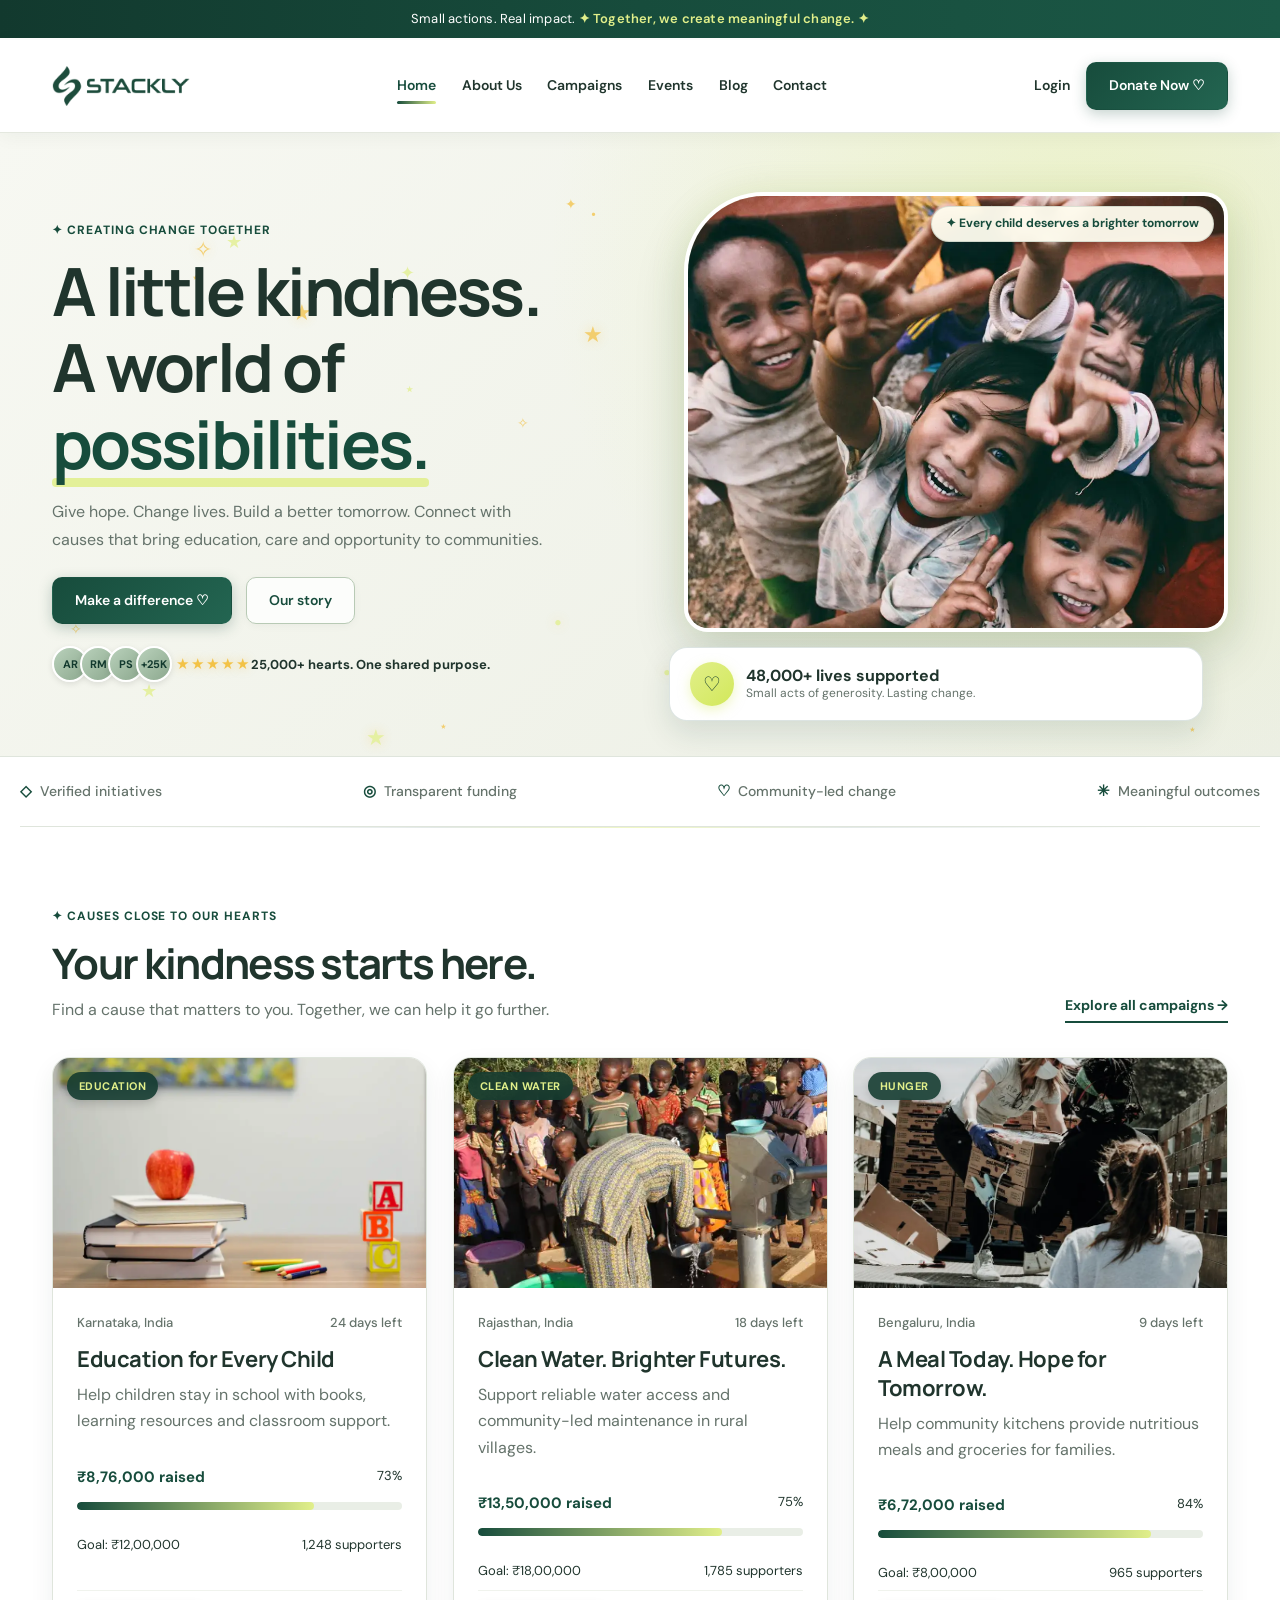
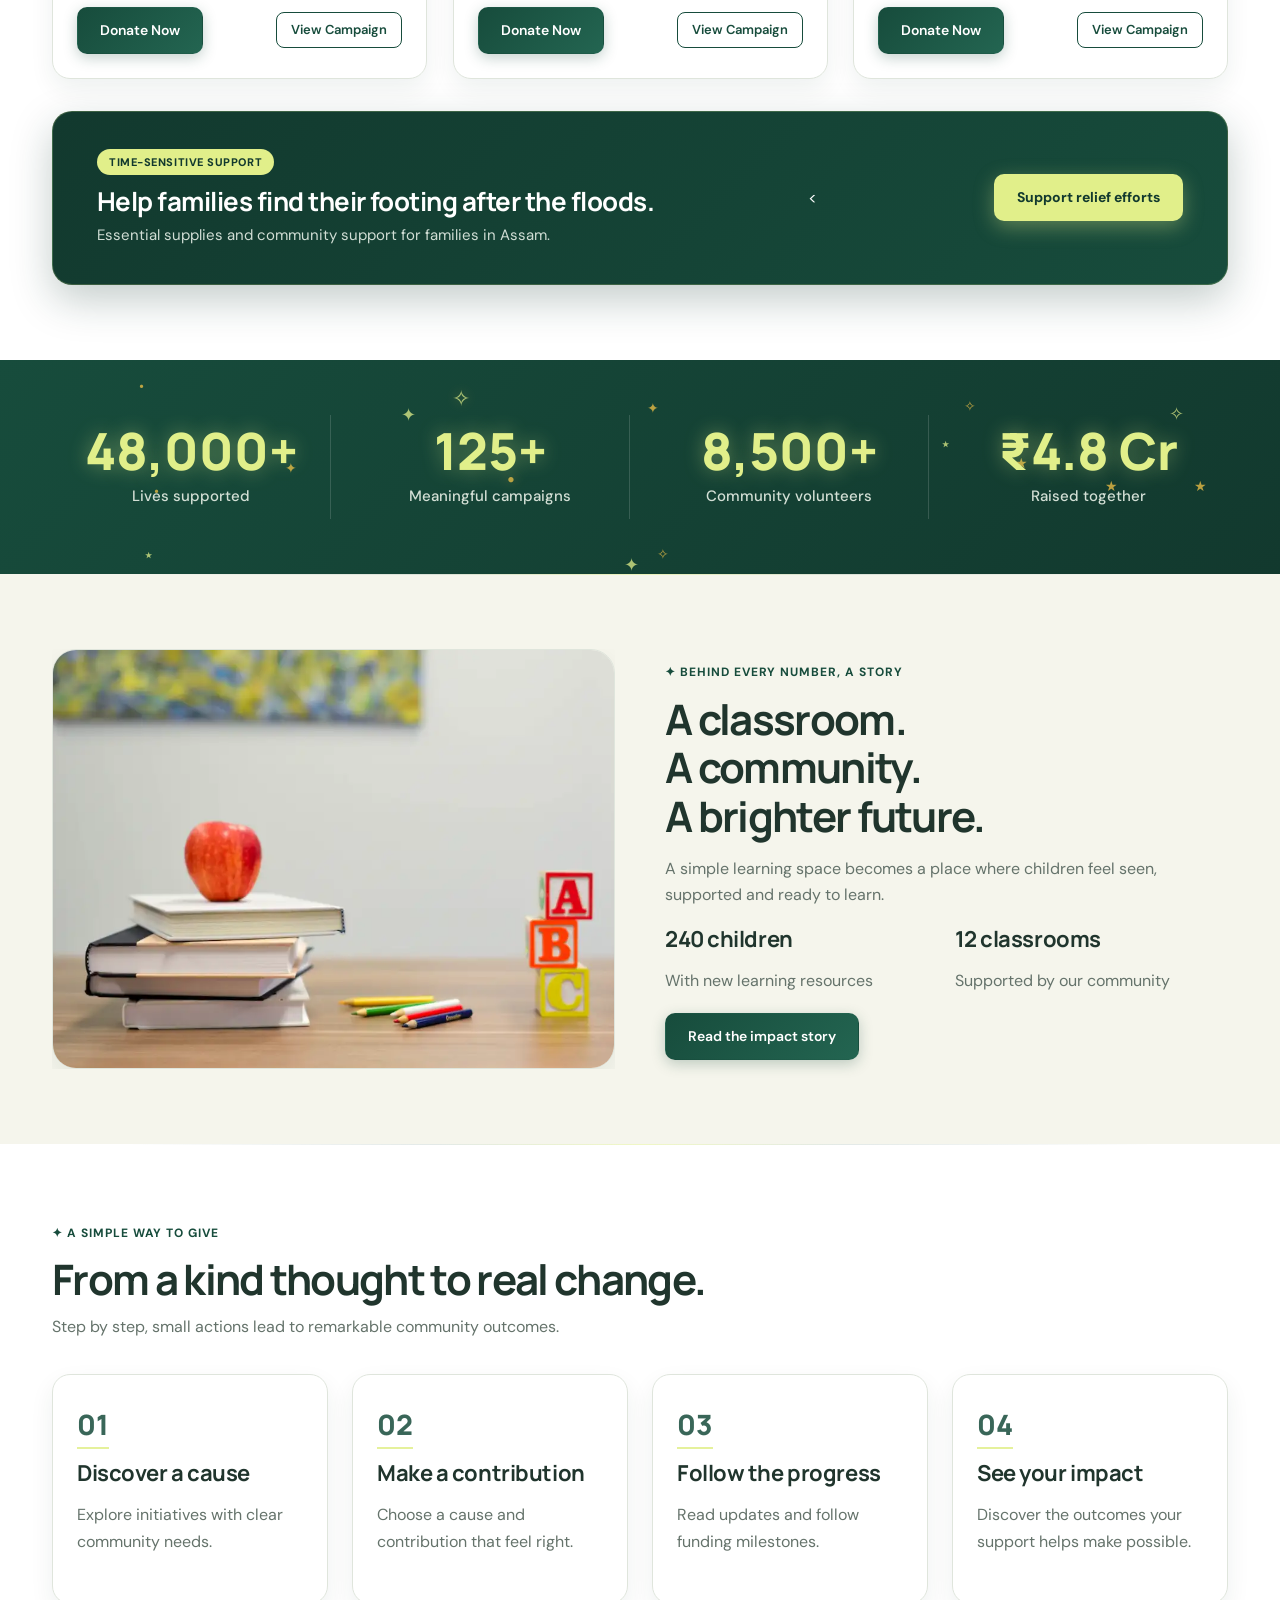
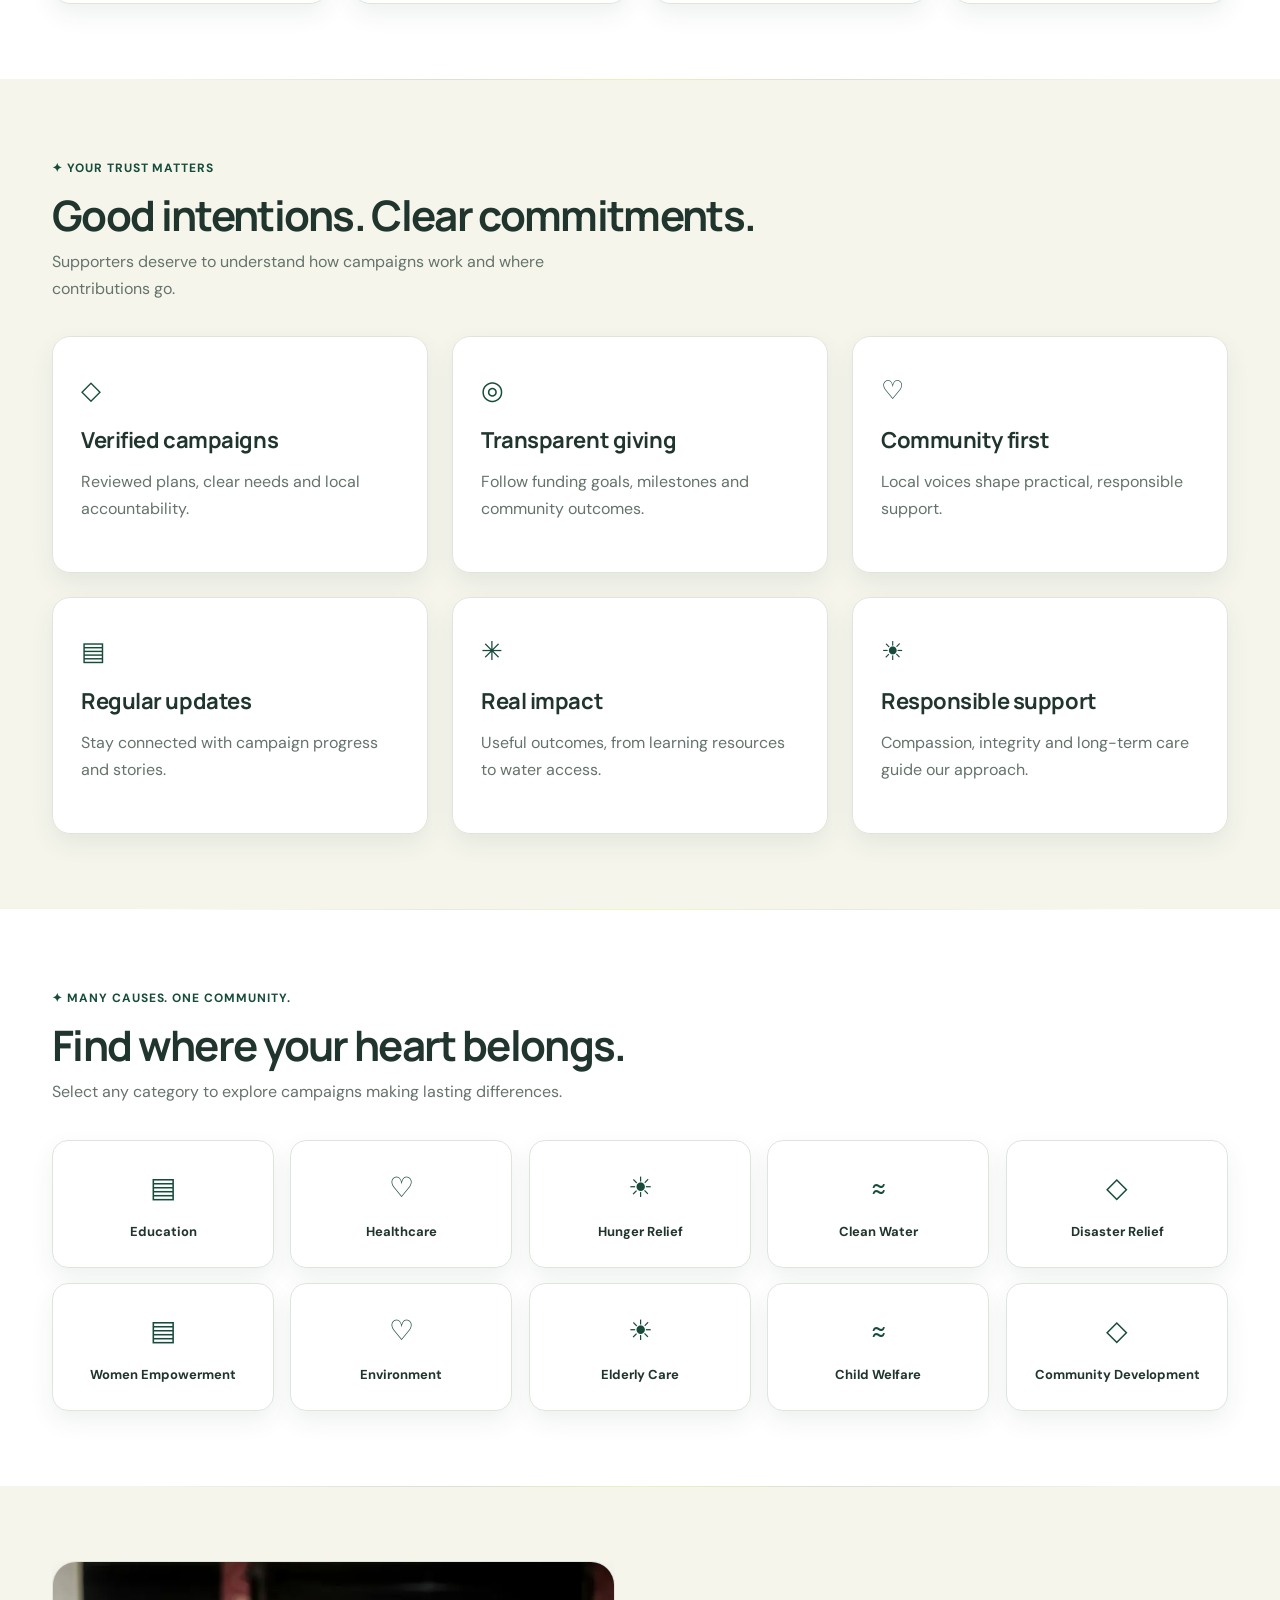
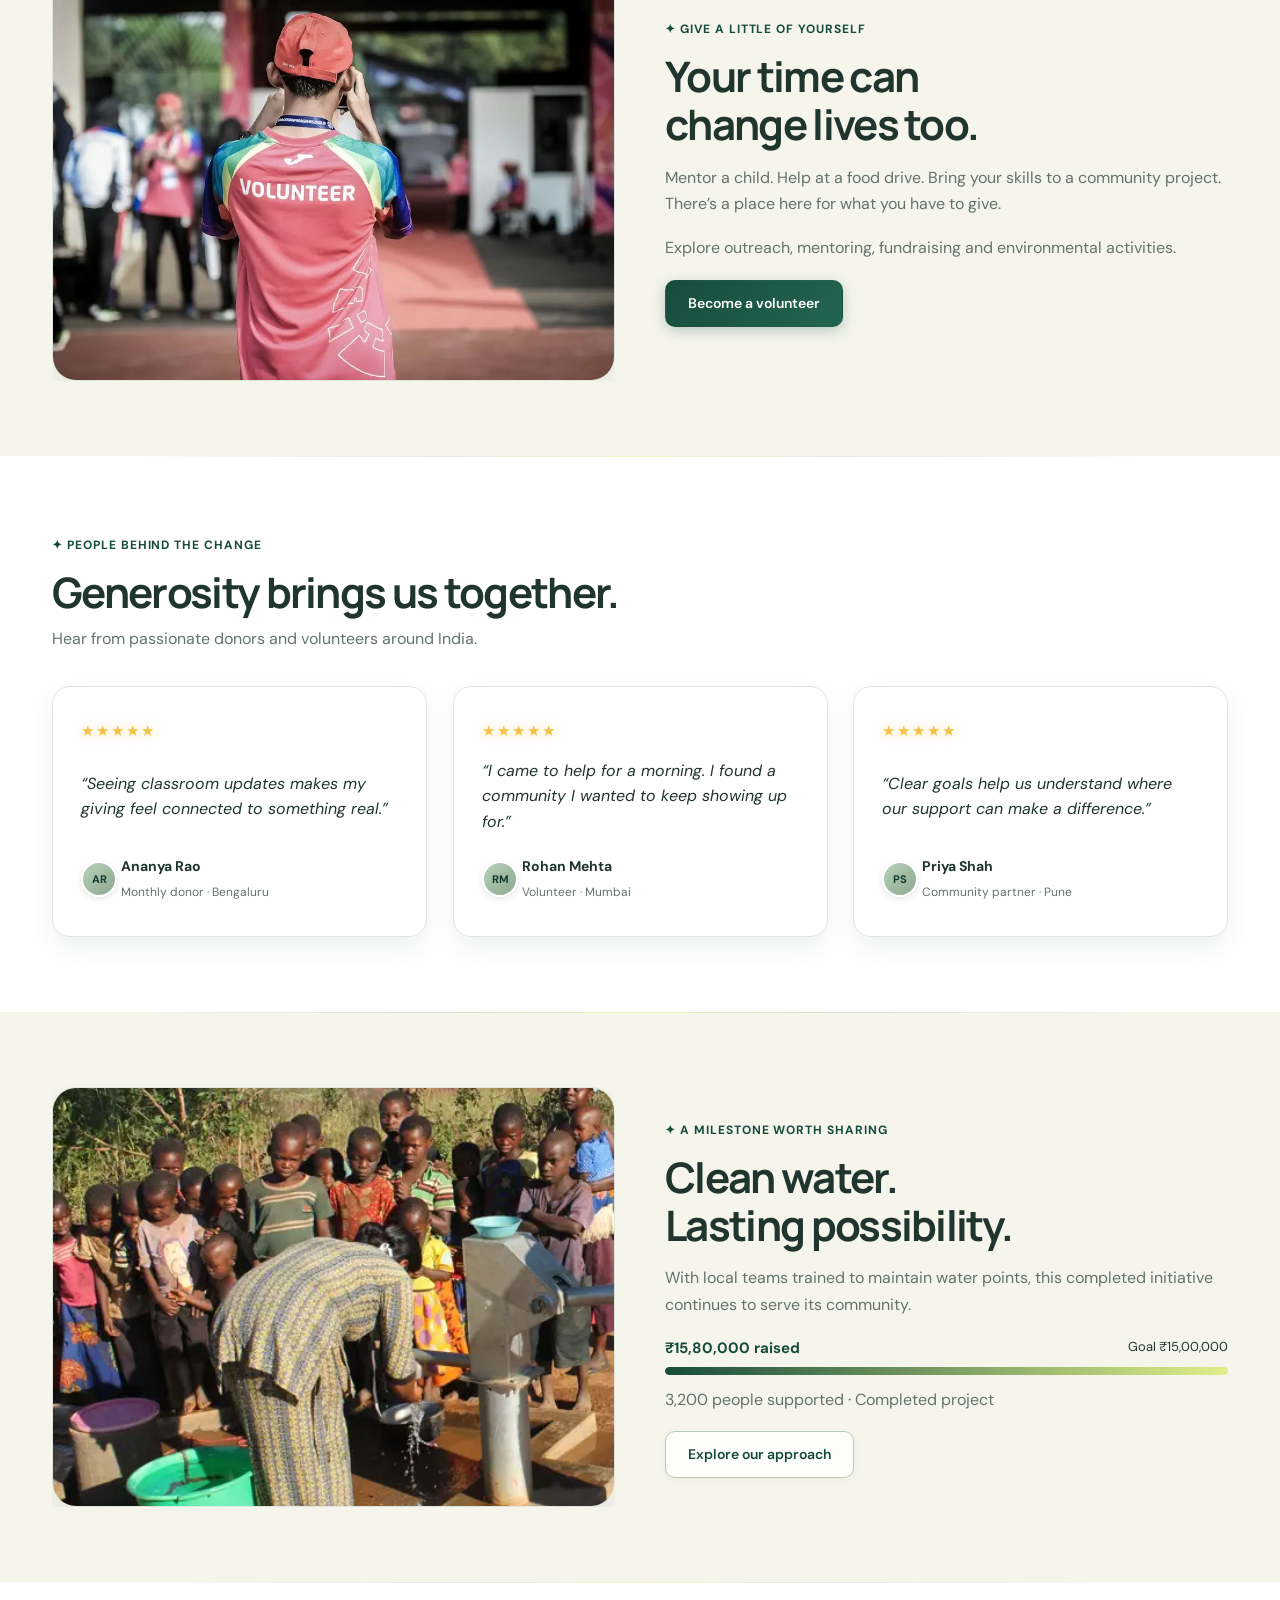
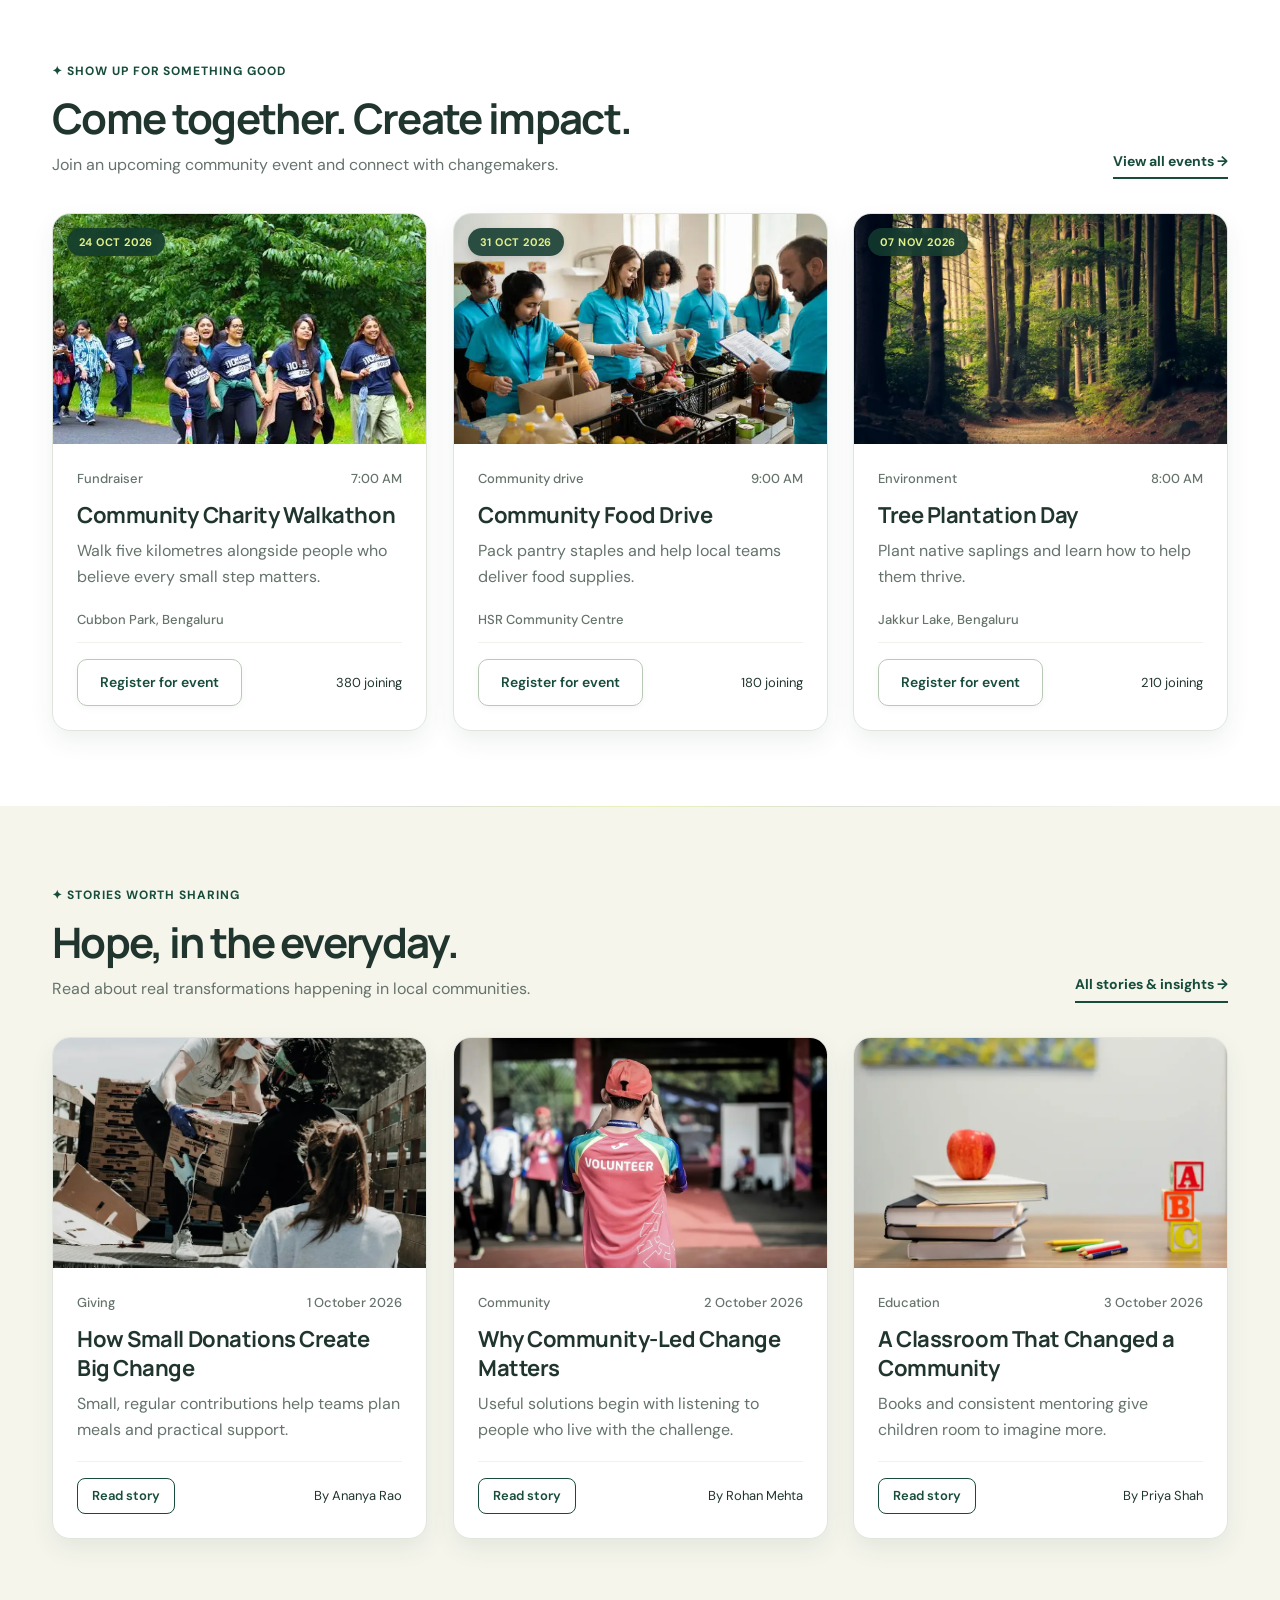
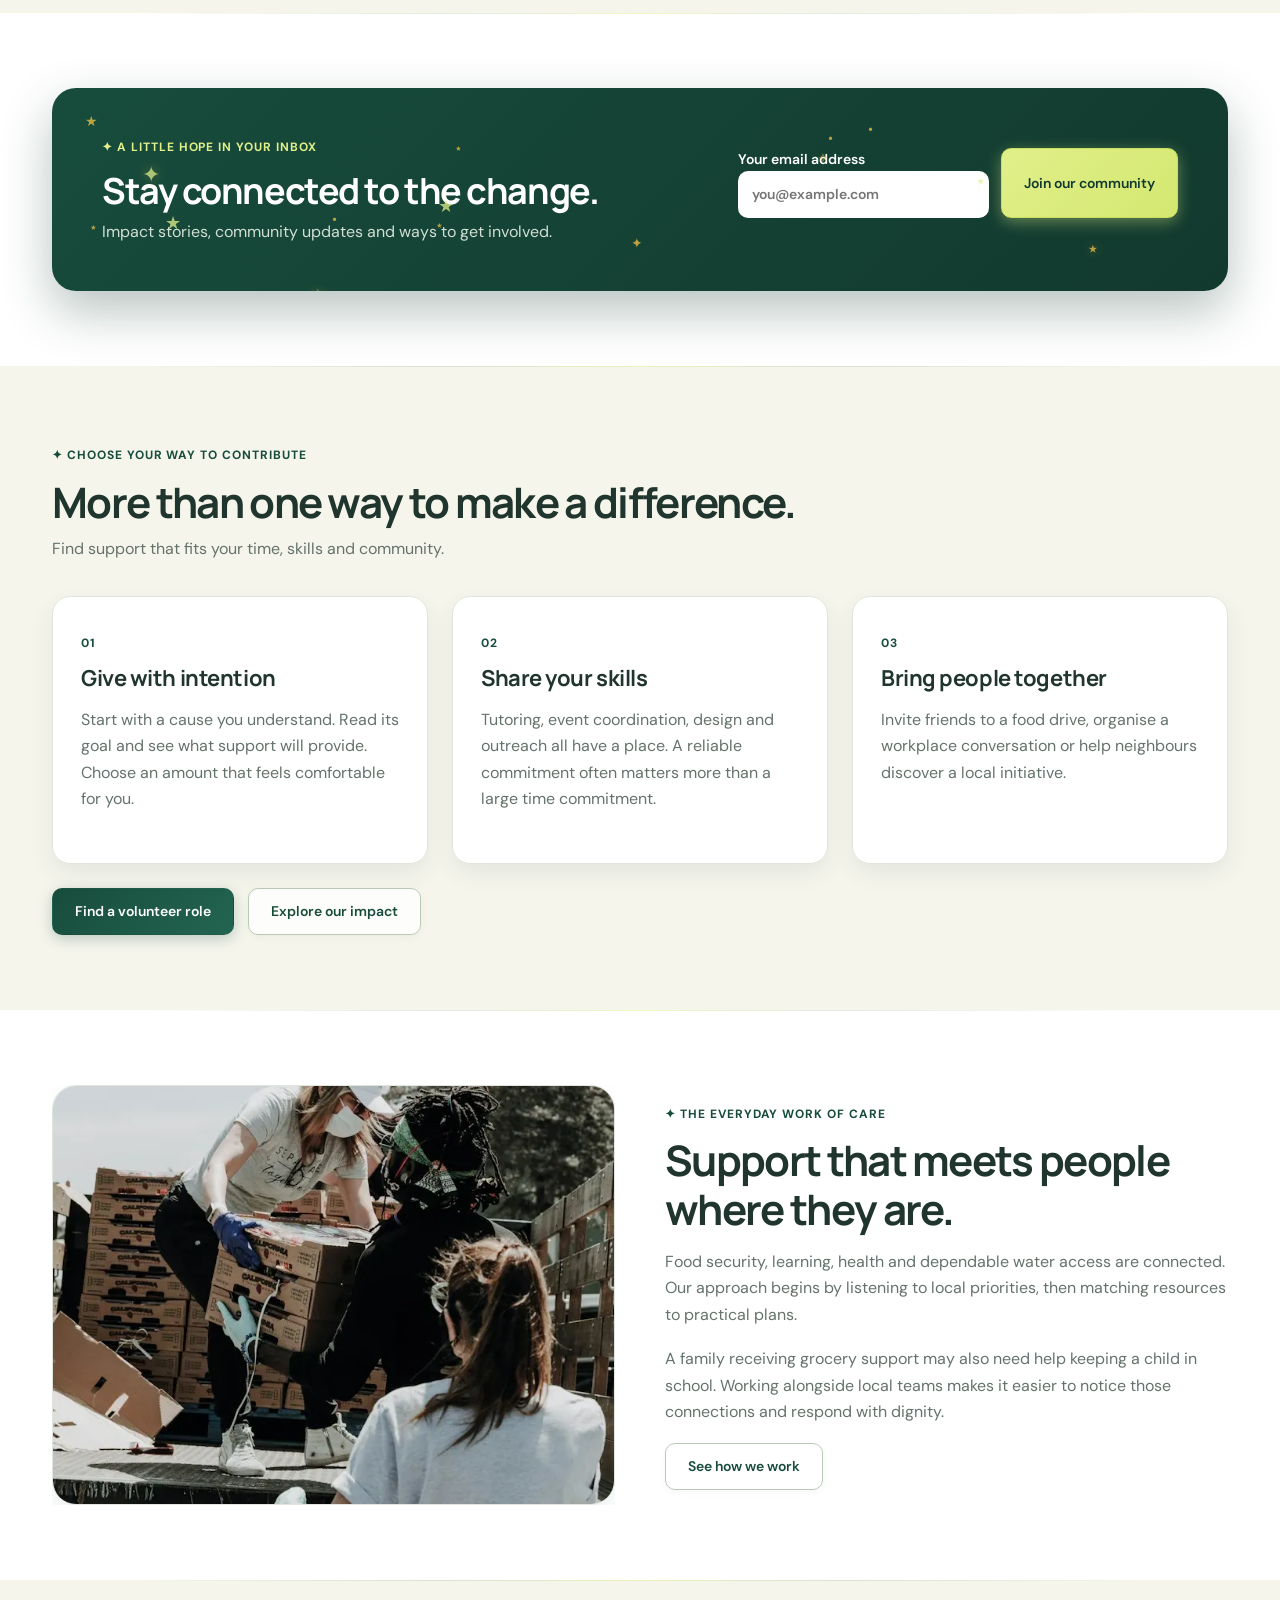
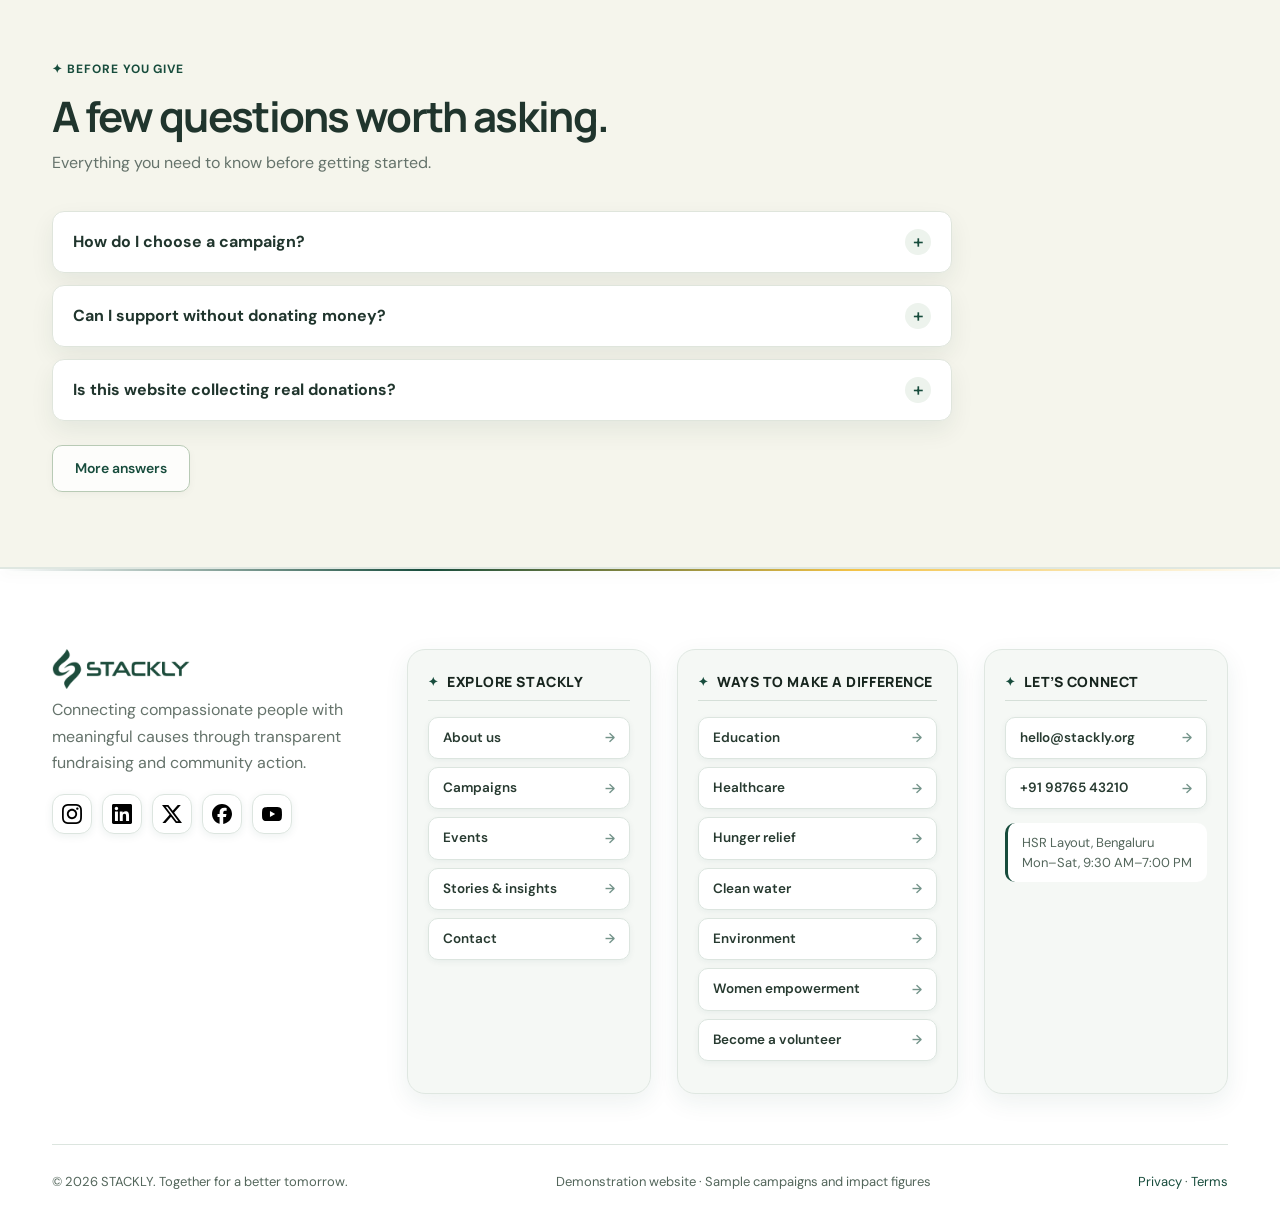
<file: index.html>
<!DOCTYPE html>
<html lang="en">

<head>
    <meta charset="UTF-8">
    <meta name="viewport" content="width=device-width,initial-scale=1">
    <title>STACKLY | Charity Fundraising & Community Impact</title>
    <meta name="description"
        content="Charity Fundraising & Community Impact — STACKLY connects people with charity campaigns, volunteering and community impact.">
    <meta property="og:title" content="STACKLY | Charity Fundraising & Community Impact">
    <meta property="og:description"
        content="Charity Fundraising & Community Impact — STACKLY connects people with charity campaigns, volunteering and community impact.">
    <meta name="theme-color" content="#174c3c">
    <link rel="icon" type="image/webp" href="assets/logo_gold.webp">
    <link rel="stylesheet" href="assets/style.css">
    <script src="assets/data.js" defer></script>
    <script src="assets/main.js" defer></script>
</head>

<body>
    <div class="topbar">Small actions. Real impact. <span>✦ Together, we create meaningful change. ✦</span></div>
    <header>
        <div class="wrap nav"><a class="logo" href="index.html"><img src="assets/logo_gold.webp" alt="STACKLY"
                    class="logo-img"></a>
            <nav aria-label="Main navigation"><a href="index.html">Home</a><a href="about.html">About Us</a><a
                    href="campaigns.html">Campaigns</a><a href="events.html">Events</a><a href="blog.html">Blog</a><a
                    href="contact.html">Contact</a></nav>
            <div class="nav-actions"><a href="signin.html">Login</a><a class="btn" href="404.html">Donate Now
                    ♡</a></div><button class="menu" aria-label="Open navigation menu" aria-expanded="false">☰</button>
        </div>
    </header>
    <main id="main">
        <section class="hero">
            <div class="wrap hero-grid">
                <div><span class="eyebrow">✦ Creating change together</span>
                    <h1>A little kindness.<br>A world of<br><em>possibilities.</em></h1>
                    <p>Give hope. Change lives. Build a better tomorrow. Connect with causes that bring education, care
                        and opportunity to communities.</p>
                    <div class="button-row"><a class="btn" href="404.html">Make a difference ♡</a><a
                            class="btn outline" href="404.html">Our story</a></div>
                    <div class="supporters">
                        <div class="avatars"><span class="avatar">AR</span><span class="avatar">RM</span><span
                                class="avatar">PS</span><span class="avatar">+25K</span></div>
                        <div>
                            <div class="stars">★★★★★</div><strong>25,000+ hearts. One shared purpose.</strong>
                        </div>
                    </div>
                </div>
                <div class="hero-photo"><img src="assets/hero.webp" alt="Children smiling together in their community"
                        width="1000" height="700" fetchpriority="high"><span class="photo-tag">✦ Every child deserves a
                        brighter tomorrow</span>
                    <div class="photo-note"><span class="note-icon">♡</span>
                        <div><strong>48,000+ lives supported</strong><small>Small acts of generosity. Lasting
                                change.</small></div>
                    </div>
                </div>
            </div>
        </section>
        <div class="wrap trust-strip"><span><b>◇</b> Verified initiatives</span><span><b>◎</b> Transparent
                funding</span><span><b>♡</b> Community-led change</span><span><b>✳</b> Meaningful outcomes</span></div>
        <section class="section">
            <div class="wrap">
                <div class="section-head">
                    <div><span class="eyebrow">✦ Causes close to our hearts</span>
                        <h2>Your kindness starts here.</h2>
                        <p>Find a cause that matters to you. Together, we can help it go further.</p>
                    </div><a class="text-link" href="404.html">Explore all campaigns →</a>
                </div>
                <div class="grid">
                    <article class="card" data-category="Education" data-search="Education for Every Child Karnataka">
                        <div class="image"><img src="assets/education.webp"
                                alt="Education for Every Child community initiative" width="1000" height="700"
                                loading="lazy"><span class="tag">Education</span></div>
                        <div class="card-body">
                            <div class="meta"><span>Karnataka, India</span><span>24 days left</span></div>
                            <h3>Education for Every Child</h3>
                            <p>Help children stay in school with books, learning resources and classroom support.</p>
                            <div class="funding"><strong>₹8,76,000 raised</strong><span>73%</span></div>
                            <div class="progress" role="progressbar" aria-label="Education for Every Child funding"
                                aria-valuenow="73" aria-valuemin="0" aria-valuemax="100"><span style="width:73%"></span>
                            </div>
                            <div class="funding"><span>Goal: ₹12,00,000</span><span>1,248 supporters</span></div>
   <div class="card-actions">
    <button class="btn" data-donate="0" type="button">Donate Now</button>
    <button class="table-button" data-details="0" type="button">View Campaign</button>
</div>

<script>
document.querySelectorAll('.card-actions button').forEach(button => {
    button.addEventListener('click', function () {
        window.location.href = '404.html';
    });
});
</script>                 </div>
                    </article>
                    <article class="card" data-category="Clean Water"
                        data-search="Clean Water. Brighter Futures. Rajasthan">
                        <div class="image"><img src="assets/water.webp"
                                alt="Clean Water. Brighter Futures. community initiative" width="1000" height="700"
                                loading="lazy"><span class="tag">Clean Water</span></div>
                        <div class="card-body">
                            <div class="meta"><span>Rajasthan, India</span><span>18 days left</span></div>
                            <h3>Clean Water. Brighter Futures.</h3>
                            <p>Support reliable water access and community-led maintenance in rural villages.</p>
                            <div class="funding"><strong>₹13,50,000 raised</strong><span>75%</span></div>
                            <div class="progress" role="progressbar" aria-label="Clean Water. Brighter Futures. funding"
                                aria-valuenow="75" aria-valuemin="0" aria-valuemax="100"><span style="width:75%"></span>
                            </div>
                            <div class="funding"><span>Goal: ₹18,00,000</span><span>1,785 supporters</span></div>
    <div class="card-actions">
    <button class="btn" data-donate="0" type="button">Donate Now</button>
    <button class="table-button" data-details="0" type="button">View Campaign</button>
</div>

<script>
document.querySelectorAll('.card-actions button').forEach(button => {
    button.addEventListener('click', function () {
        window.location.href = '404.html';
    });
});
</script>               </div>
                    </article>
                    <article class="card" data-category="Hunger"
                        data-search="A Meal Today. Hope for Tomorrow. Bengaluru">
                        <div class="image"><img src="assets/food.webp"
                                alt="A Meal Today. Hope for Tomorrow. community initiative" width="1000" height="700"
                                loading="lazy"><span class="tag">Hunger</span></div>
                        <div class="card-body">
                            <div class="meta"><span>Bengaluru, India</span><span>9 days left</span></div>
                            <h3>A Meal Today. Hope for Tomorrow.</h3>
                            <p>Help community kitchens provide nutritious meals and groceries for families.</p>
                            <div class="funding"><strong>₹6,72,000 raised</strong><span>84%</span></div>
                            <div class="progress" role="progressbar"
                                aria-label="A Meal Today. Hope for Tomorrow. funding" aria-valuenow="84"
                                aria-valuemin="0" aria-valuemax="100"><span style="width:84%"></span></div>
                            <div class="funding"><span>Goal: ₹8,00,000</span><span>965 supporters</span></div>
   <div class="card-actions">
    <button class="btn" data-donate="0" type="button">Donate Now</button>
    <button class="table-button" data-details="0" type="button">View Campaign</button>
</div>

<script>
document.querySelectorAll('.card-actions button').forEach(button => {
    button.addEventListener('click', function () {
        window.location.href = '404.html';
    });
});
</script>
                        </div>
                    </article>
                </div>
                <div class="urgent" style="margin-top:32px">
                    <div>
                        <div class="urgent-label">TIME-SENSITIVE SUPPORT</div>
                        <h3>Help families find their footing after the floods.</h3>
                        <p>Essential supplies and community support for families in Assam.</p>
                    </div><<button class="btn" data-donate="4" type="button" onclick="window.location.href='404.html'">
    Support relief efforts
</button>
                </div>
            </div>
        </section>
        <div class="impact-band">
            <div class="wrap stats">
                <div class="stat"><strong>48,000+</strong>
                    <p>Lives supported</p>
                </div>
                <div class="stat"><strong>125+</strong>
                    <p>Meaningful campaigns</p>
                </div>
                <div class="stat"><strong>8,500+</strong>
                    <p>Community volunteers</p>
                </div>
                <div class="stat"><strong>₹4.8 Cr</strong>
                    <p>Raised together</p>
                </div>
            </div>
        </div>
        <section class="section soft">
            <div class="wrap">
                <div class="split ">
                    <div class="image"><img src="assets/education.webp" alt="Education community initiative"
                            width="1000" height="700" loading="lazy"></div>
                    <div><span class="eyebrow">✦ Behind every number, a story</span>
                        <h2>A classroom.<br>A community.<br>A brighter future.</h2>
                        <p>A simple learning space becomes a place where children feel seen, supported and ready to
                            learn.</p>
                        <div class="two-fields">
                            <div>
                                <h3>240 children</h3>
                                <p>With new learning resources</p>
                            </div>
                            <div>
                                <h3>12 classrooms</h3>
                                <p>Supported by our community</p>
                            </div>
                        </div><a class="btn" href="404.html">Read the impact story</a>
                    </div>
                </div>
            </div>
        </section>
        <section class="section">
            <div class="wrap">
                <div class="section-head">
                    <div><span class="eyebrow">✦ A simple way to give</span>
                        <h2>From a kind thought to real change.</h2>
                        <p>Step by step, small actions lead to remarkable community outcomes.</p>
                    </div>
                </div>
                <div class="steps" id="how-it-works">
                    <div class="step"><span class="num">01</span>
                        <h3>Discover a cause</h3>
                        <p>Explore initiatives with clear community needs.</p>
                    </div>
                    <div class="step"><span class="num">02</span>
                        <h3>Make a contribution</h3>
                        <p>Choose a cause and contribution that feel right.</p>
                    </div>
                    <div class="step"><span class="num">03</span>
                        <h3>Follow the progress</h3>
                        <p>Read updates and follow funding milestones.</p>
                    </div>
                    <div class="step"><span class="num">04</span>
                        <h3>See your impact</h3>
                        <p>Discover the outcomes your support helps make possible.</p>
                    </div>
                </div>
            </div>
        </section>
        <section class="section soft">
            <div class="wrap">
                <div class="section-head">
                    <div><span class="eyebrow">✦ Your trust matters</span>
                        <h2>Good intentions. Clear commitments.</h2>
                        <p>Supporters deserve to understand how campaigns work and where contributions go.</p>
                    </div>
                </div>
                <div class="feature-cards">
                    <div class="feature">
                        <div class="symbol">◇</div>
                        <h3>Verified campaigns</h3>
                        <p>Reviewed plans, clear needs and local accountability.</p>
                    </div>
                    <div class="feature">
                        <div class="symbol">◎</div>
                        <h3>Transparent giving</h3>
                        <p>Follow funding goals, milestones and community outcomes.</p>
                    </div>
                    <div class="feature">
                        <div class="symbol">♡</div>
                        <h3>Community first</h3>
                        <p>Local voices shape practical, responsible support.</p>
                    </div>
                    <div class="feature">
                        <div class="symbol">▤</div>
                        <h3>Regular updates</h3>
                        <p>Stay connected with campaign progress and stories.</p>
                    </div>
                    <div class="feature">
                        <div class="symbol">✳</div>
                        <h3>Real impact</h3>
                        <p>Useful outcomes, from learning resources to water access.</p>
                    </div>
                    <div class="feature">
                        <div class="symbol">☀</div>
                        <h3>Responsible support</h3>
                        <p>Compassion, integrity and long-term care guide our approach.</p>
                    </div>
                </div>
            </div>
        </section>
        <section class="section">
            <div class="wrap">
                <div class="section-head">
                    <div><span class="eyebrow">✦ Many causes. One community.</span>
                        <h2>Find where your heart belongs.</h2>
                        <p>Select any category to explore campaigns making lasting differences.</p>
                    </div>
                </div>
                <div class="cause-grid"><a class="cause"
                        href="404.html"><span>▤</span><strong>Education</strong></a><a class="cause"
                        href="404.html"><span>♡</span><strong>Healthcare</strong></a><a class="cause"
                        href="404.html"><span>☀</span><strong>Hunger Relief</strong></a><a class="cause"
                        href="404.html"><span>≈</span><strong>Clean Water</strong></a><a class="cause"
                        href="404.html"><span>◇</span><strong>Disaster Relief</strong></a><a class="cause"
                        href="404.html"><span>▤</span><strong>Women Empowerment</strong></a><a class="cause"
                        href="404.html"><span>♡</span><strong>Environment</strong></a><a class="cause"
                        href="404.html"><span>☀</span><strong>Elderly Care</strong></a><a class="cause"
                        href="404.html"><span>≈</span><strong>Child Welfare</strong></a><a class="cause"
                        href="404.html"><span>◇</span><strong>Community Development</strong></a></div>
            </div>
        </section>
        <section class="section soft">
            <div class="wrap">
                <div class="split reverse">
                    <div class="image"><img src="assets/volunteer.webp" alt="Volunteer community initiative"
                            width="1000" height="700" loading="lazy"></div>
                    <div><span class="eyebrow">✦ Give a little of yourself</span>
                        <h2>Your time can<br>change lives too.</h2>
                        <p>Mentor a child. Help at a food drive. Bring your skills to a community project. There’s a
                            place here for what you have to give.</p>
                        <p>Explore outreach, mentoring, fundraising and environmental activities.</p><a class="btn"
                            href="404.html">Become a volunteer</a>
                    </div>
                </div>
            </div>
        </section>
        <section class="section">
            <div class="wrap">
                <div class="section-head">
                    <div><span class="eyebrow">✦ People behind the change</span>
                        <h2>Generosity brings us together.</h2>
                        <p>Hear from passionate donors and volunteers around India.</p>
                    </div>
                </div>
                <div class="grid">
                    <div class="testimonial">
                        <div class="stars">★★★★★</div>
                        <p>“Seeing classroom updates makes my giving feel connected to something real.”</p>
                        <div class="person"><span class="avatar">AR</span>
                            <div><strong>Ananya Rao</strong><small>Monthly donor · Bengaluru</small></div>
                        </div>
                    </div>
                    <div class="testimonial">
                        <div class="stars">★★★★★</div>
                        <p>“I came to help for a morning. I found a community I wanted to keep showing up for.”</p>
                        <div class="person"><span class="avatar">RM</span>
                            <div><strong>Rohan Mehta</strong><small>Volunteer · Mumbai</small></div>
                        </div>
                    </div>
                    <div class="testimonial">
                        <div class="stars">★★★★★</div>
                        <p>“Clear goals help us understand where our support can make a difference.”</p>
                        <div class="person"><span class="avatar">PS</span>
                            <div><strong>Priya Shah</strong><small>Community partner · Pune</small></div>
                        </div>
                    </div>
                </div>
            </div>
        </section>
        <section class="section soft">
            <div class="wrap">
                <div class="split reverse">
                    <div class="image"><img src="assets/water.webp" alt="Water community initiative" width="1000"
                            height="700" loading="lazy"></div>
                    <div><span class="eyebrow">✦ A milestone worth sharing</span>
                        <h2>Clean water.<br>Lasting possibility.</h2>
                        <p>With local teams trained to maintain water points, this completed initiative continues to
                            serve its community.</p>
                        <div class="funding"><strong>₹15,80,000 raised</strong><span>Goal ₹15,00,000</span></div>
                        <div class="progress"><span style="width:100%"></span></div>
                        <p>3,200 people supported · Completed project</p><a class="btn outline"
                            href="404.html">Explore our approach</a>
                    </div>
                </div>
            </div>
        </section>
        <section class="section">
            <div class="wrap">
                <div class="section-head">
                    <div><span class="eyebrow">✦ Show up for something good</span>
                        <h2>Come together. Create impact.</h2>
                        <p>Join an upcoming community event and connect with changemakers.</p>
                    </div><a class="text-link" href="404.html">View all events →</a>
                </div>
                <div class="grid">
                    <article class="card" data-category="Fundraiser">
                        <div class="image"><img src="assets/images.webp"
                                alt="Community Charity Walkathon community event" width="1000" height="700"
                                loading="lazy"><span class="tag">24 OCT 2026</span></div>
                        <div class="card-body">
                            <div class="meta"><span>Fundraiser</span><span>7:00 AM</span></div>
                            <h3>Community Charity Walkathon</h3>
                            <p>Walk five kilometres alongside people who believe every small step matters.</p>
                            <div class="meta">Cubbon Park, Bengaluru</div>
                            <div class="card-actions">
    <button class="btn outline" data-event="1" type="button"
        onclick="window.location.href='404.html'">
        Register for event
    </button>
    <small>380 joining</small>
</div>
                        </div>
                    </article>
                    <article class="card" data-category="Community drive">
                        <div class="image"><img src="assets/food distri.webp" alt="Community Food Drive community event"
                                width="1000" height="700" loading="lazy"><span class="tag">31 OCT 2026</span></div>
                        <div class="card-body">
                            <div class="meta"><span>Community drive</span><span>9:00 AM</span></div>
                            <h3>Community Food Drive</h3>
                            <p>Pack pantry staples and help local teams deliver food supplies.</p>
                            <div class="meta">HSR Community Centre</div>
                           <div class="card-actions">
    <button class="btn outline" data-event="1" type="button"
        onclick="window.location.href='404.html'">
        Register for event
    </button>
    <small>180 joining</small>
</div>
                        </div>
                    </article>
                    <article class="card" data-category="Environment">
                        <div class="image"><img src="assets/nature.webp" alt="Tree Plantation Day community event"
                                width="1000" height="700" loading="lazy"><span class="tag">07 NOV 2026</span></div>
                        <div class="card-body">
                            <div class="meta"><span>Environment</span><span>8:00 AM</span></div>
                            <h3>Tree Plantation Day</h3>
                            <p>Plant native saplings and learn how to help them thrive.</p>
                            <div class="meta">Jakkur Lake, Bengaluru</div>
                           <div class="card-actions">
    <button class="btn outline" data-event="1" type="button"
        onclick="window.location.href='404.html'">
        Register for event
    </button>
    <small>210 joining</small>
</div>
                        </div>
                    </article>
                </div>
            </div>
        </section>
        <section class="section soft">
            <div class="wrap">
                <div class="section-head">
                    <div><span class="eyebrow">✦ Stories worth sharing</span>
                        <h2>Hope, in the everyday.</h2>
                        <p>Read about real transformations happening in local communities.</p>
                    </div><a class="text-link" href="404.html">All stories & insights →</a>
                </div>
                <div class="grid">
                    <article class="card">
                        <div class="image"><img src="assets/food.webp" alt="How Small Donations Create Big Change story"
                                width="1000" height="700" loading="lazy"></div>
                        <div class="card-body">
                            <div class="meta"><span>Giving</span><span>1 October 2026</span></div>
                            <h3>How Small Donations Create Big Change</h3>
                            <p>Small, regular contributions help teams plan meals and practical support.</p>
                            <div class="card-actions"><a class="table-button" href="404.html">Read
                                    story</a><small>By Ananya Rao</small></div>
                        </div>
                    </article>
                    <article class="card">
                        <div class="image"><img src="assets/volunteer.webp" alt="Why Community-Led Change Matters story"
                                width="1000" height="700" loading="lazy"></div>
                        <div class="card-body">
                            <div class="meta"><span>Community</span><span>2 October 2026</span></div>
                            <h3>Why Community-Led Change Matters</h3>
                            <p>Useful solutions begin with listening to people who live with the challenge.</p>
                            <div class="card-actions"><a class="table-button" href="404.html">Read
                                    story</a><small>By Rohan Mehta</small></div>
                        </div>
                    </article>
                    <article class="card">
                        <div class="image"><img src="assets/education.webp"
                                alt="A Classroom That Changed a Community story" width="1000" height="700"
                                loading="lazy"></div>
                        <div class="card-body">
                            <div class="meta"><span>Education</span><span>3 October 2026</span></div>
                            <h3>A Classroom That Changed a Community</h3>
                            <p>Books and consistent mentoring give children room to imagine more.</p>
                            <div class="card-actions"><a class="table-button" href="404.html">Read
                                    story</a><small>By Priya Shah</small></div>
                        </div>
                    </article>
                </div>
            </div>
        </section>
        <section class="section">
            <div class="wrap">
                <div class="newsletter">
                    <div><span class="eyebrow" style="color:var(--lime)">✦ A little hope in your inbox</span>
                        <h2>Stay connected to the change.</h2>
                        <p>Impact stories, community updates and ways to get involved.</p>
                    </div>
                    <form data-form="newsletter" novalidate><label>Your email address<input type="email" name="email"
                                placeholder="you@example.com" required></label><button class="btn light" type="button" onclick="window.location.href='404.html'">
    Join our community
</button><span class="form-result" aria-live="polite"></span></form>
                </div>
            </div>
        </section>
        <section class="section soft">
            <div class="wrap">
                <div class="section-head">
                    <div><span class="eyebrow">✦ Choose your way to contribute</span>
                        <h2>More than one way to make a difference.</h2>
                        <p>Find support that fits your time, skills and community.</p>
                    </div>
                </div>
                <div class="feature-cards">
                    <article class="feature"><span class="eyebrow">01</span>
                        <h3>Give with intention</h3>
                        <p>Start with a cause you understand. Read its goal and see what support will provide. Choose an
                            amount that feels comfortable for you.</p>
                    </article>
                    <article class="feature"><span class="eyebrow">02</span>
                        <h3>Share your skills</h3>
                        <p>Tutoring, event coordination, design and outreach all have a place. A reliable commitment
                            often matters more than a large time commitment.</p>
                    </article>
                    <article class="feature"><span class="eyebrow">03</span>
                        <h3>Bring people together</h3>
                        <p>Invite friends to a food drive, organise a workplace conversation or help neighbours discover
                            a local initiative.</p>
                    </article>
                </div>
                <div class="button-row"><a class="btn" href="404.html">Find a volunteer role</a><a
                    class="btn outline" href="404.html">Explore our impact</a></div>
            </div>
        </section>
        <section class="section">
            <div class="wrap">
                <div class="split ">
                    <div class="image"><img src="assets/food.webp" alt="Food community initiative" width="1000"
                            height="700" loading="lazy"></div>
                    <div><span class="eyebrow">✦ The everyday work of care</span>
                        <h2>Support that meets people where they are.</h2>
                        <p>Food security, learning, health and dependable water access are connected. Our approach
                            begins by listening to local priorities, then matching resources to practical plans.</p>
                        <p>A family receiving grocery support may also need help keeping a child in school. Working
                            alongside local teams makes it easier to notice those connections and respond with dignity.
                        </p><a class="btn outline" href="404.html">See how we work</a>
                    </div>
                </div>
            </div>
        </section>
        <section class="section soft">
            <div class="wrap">
                <div class="section-head">
                    <div><span class="eyebrow">✦ Before you give</span>
                        <h2>A few questions worth asking.</h2>
                        <p>Everything you need to know before getting started.</p>
                    </div>
                </div>
                <div class="faq">
                    <details>
                        <summary>How do I choose a campaign?</summary>
                        <p>Look for a cause that matters to you, a clear location, a realistic goal and a specific
                            explanation of the support needed.</p>
                    </details>
                    <details>
                        <summary>Can I support without donating money?</summary>
                        <p>Yes. Explore volunteer roles, attend community events, share skills or start a conversation
                            about a partnership.</p>
                    </details>
                    <details>
                        <summary>Is this website collecting real donations?</summary>
                        <p>No. Contribution forms demonstrate the giving journey without taking money or processing
                            payments.</p>
                    </details>
                </div>
                <div class="button-row"><a class="btn outline" href="404.html">More answers</a></div>
            </div>
        </section>
    </main>
    <footer>
        <div class="wrap">
            <div class="footer-grid">
                <div><a class="logo" href="index.html"><img src="assets/logo_gold.webp" alt="STACKLY"
                            class="logo-img"></a>
                    <p>Connecting compassionate people with meaningful causes through transparent fundraising and
                        community action.</p>
                    <div class="social-links"><a href="404.html" target="_blank" rel="noopener"
                            aria-label="Open Instagram platform" title="Instagram"><img src="assets/social/instagram.svg"
                                width="20" height="20" alt="Instagram logo"></a><a href="404.html"
                            target="_blank" rel="noopener" aria-label="Open LinkedIn platform" title="LinkedIn"><img
                                src="assets/social/linkedin.svg" width="20" height="20" alt="LinkedIn logo"></a><a
                            href="404.html" target="_blank" rel="noopener" aria-label="Open X platform" title="X"><img
                                src="assets/social/x.svg" width="20" height="20" alt="X logo"></a><a
                            href="404.html" target="_blank" rel="noopener"
                            aria-label="Open Facebook platform" title="Facebook"><img src="assets/social/facebook.svg"
                                width="20" height="20" alt="Facebook logo"></a><a href="404.html"
                            target="_blank" rel="noopener" aria-label="Open YouTube platform" title="YouTube"><img
                                src="assets/social/youtube.svg" width="20" height="20" alt="YouTube logo"></a></div>
                </div>
                <div class="footer-links">
                    <h4>Explore STACKLY</h4><a href="about.html">About us</a><a href="campaigns.html">Campaigns</a><a
                        href="events.html">Events</a><a href="blog.html">Stories &amp; insights</a><a
                        href="contact.html">Contact</a>
                </div>
                <div class="footer-links">
                    <h4>Ways to make a difference</h4><a href="404.html">Education</a><a
                        href="404.html">Healthcare</a><a href="404.html">Hunger relief</a><a
                        href="404.html">Clean water</a><a href="404.html">Environment</a><a
                        href="404.html">Women empowerment</a><a href="404.html">Become a volunteer</a>
                </div>
                <div class="footer-links">
                    <h4>Let’s connect</h4><a href="404.html">hello@stackly.org</a><a
                        href="404.html">+91 98765 43210</a>
                    <p>HSR Layout, Bengaluru<br>Mon–Sat, 9:30 AM–7:00 PM</p>
                </div>
            </div>
            <div class="footer-bottom"><span>© 2026 STACKLY. Together for a better tomorrow.</span><span>Demonstration
                    website · Sample campaigns and impact figures</span><span><a href="404.html">Privacy</a> · <a
                        href="404.html">Terms</a></span></div>
        </div>
    </footer>
</body>

</html>
</file>
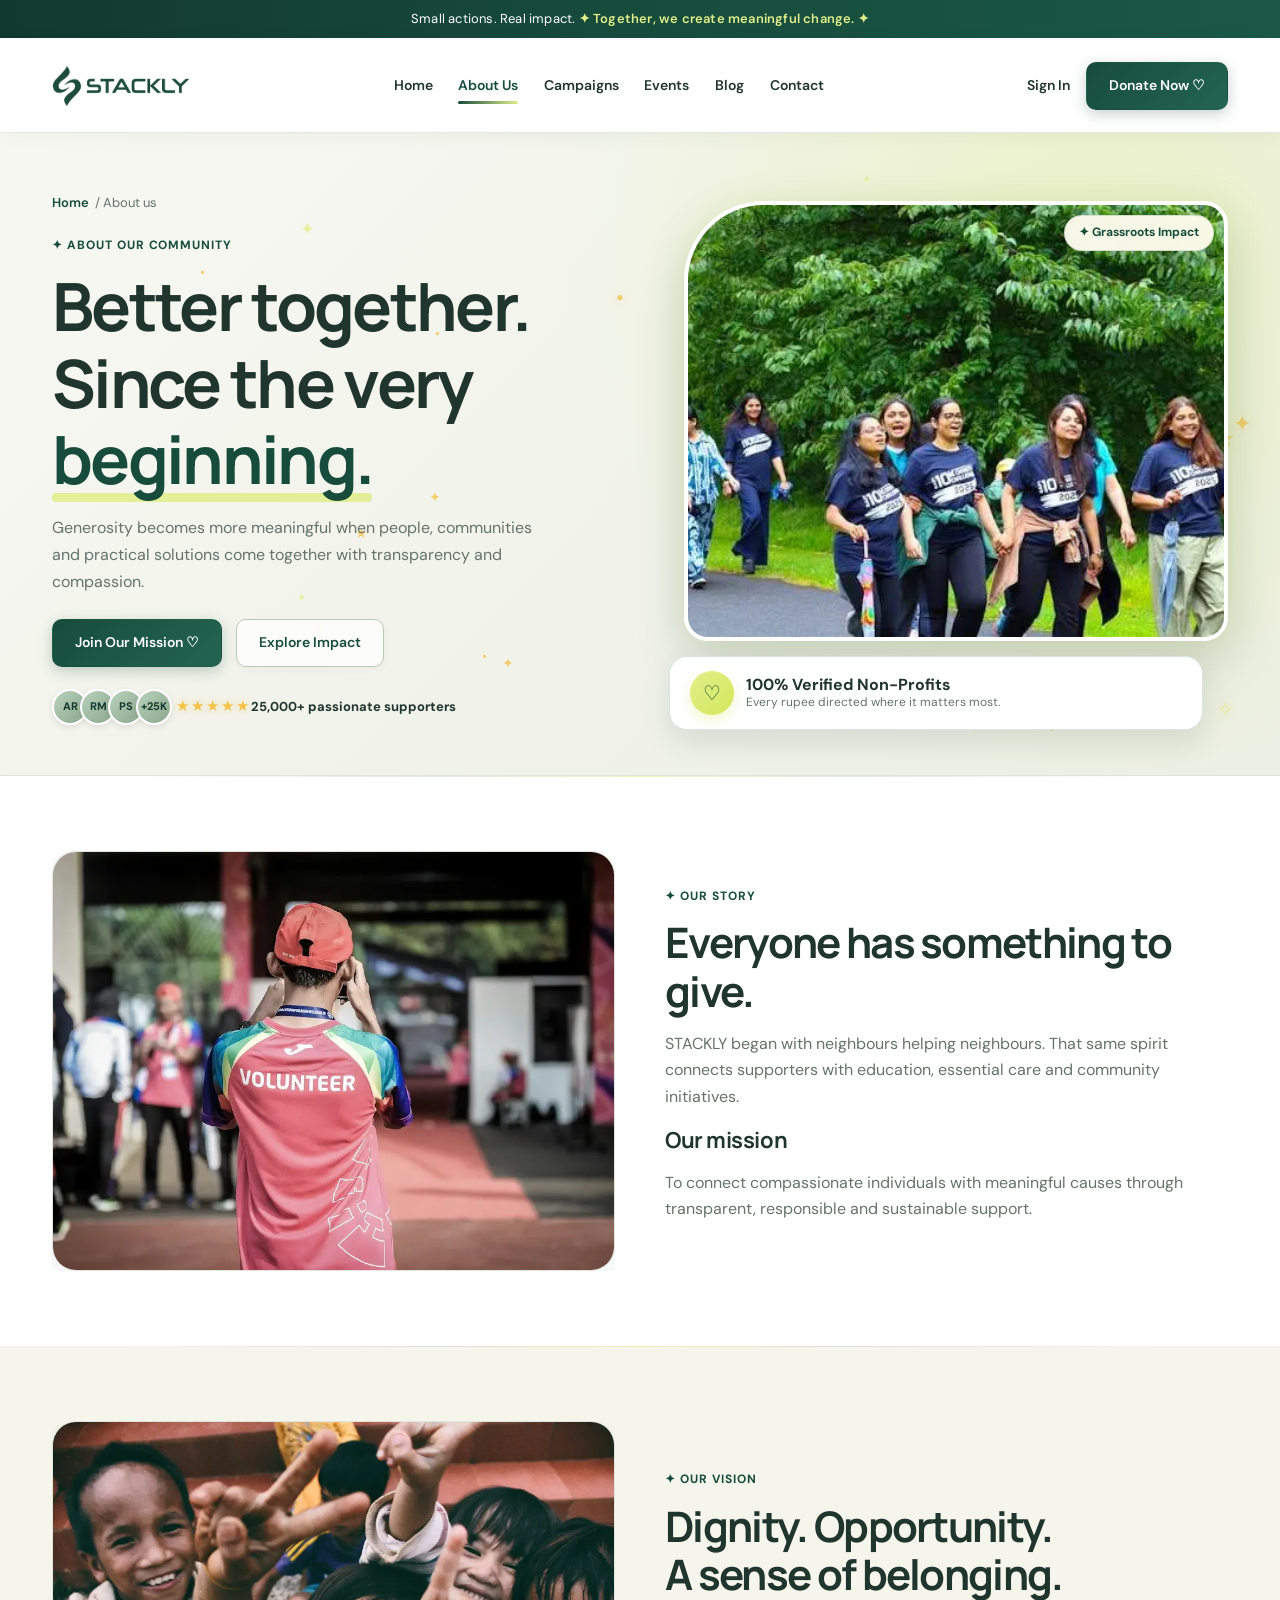
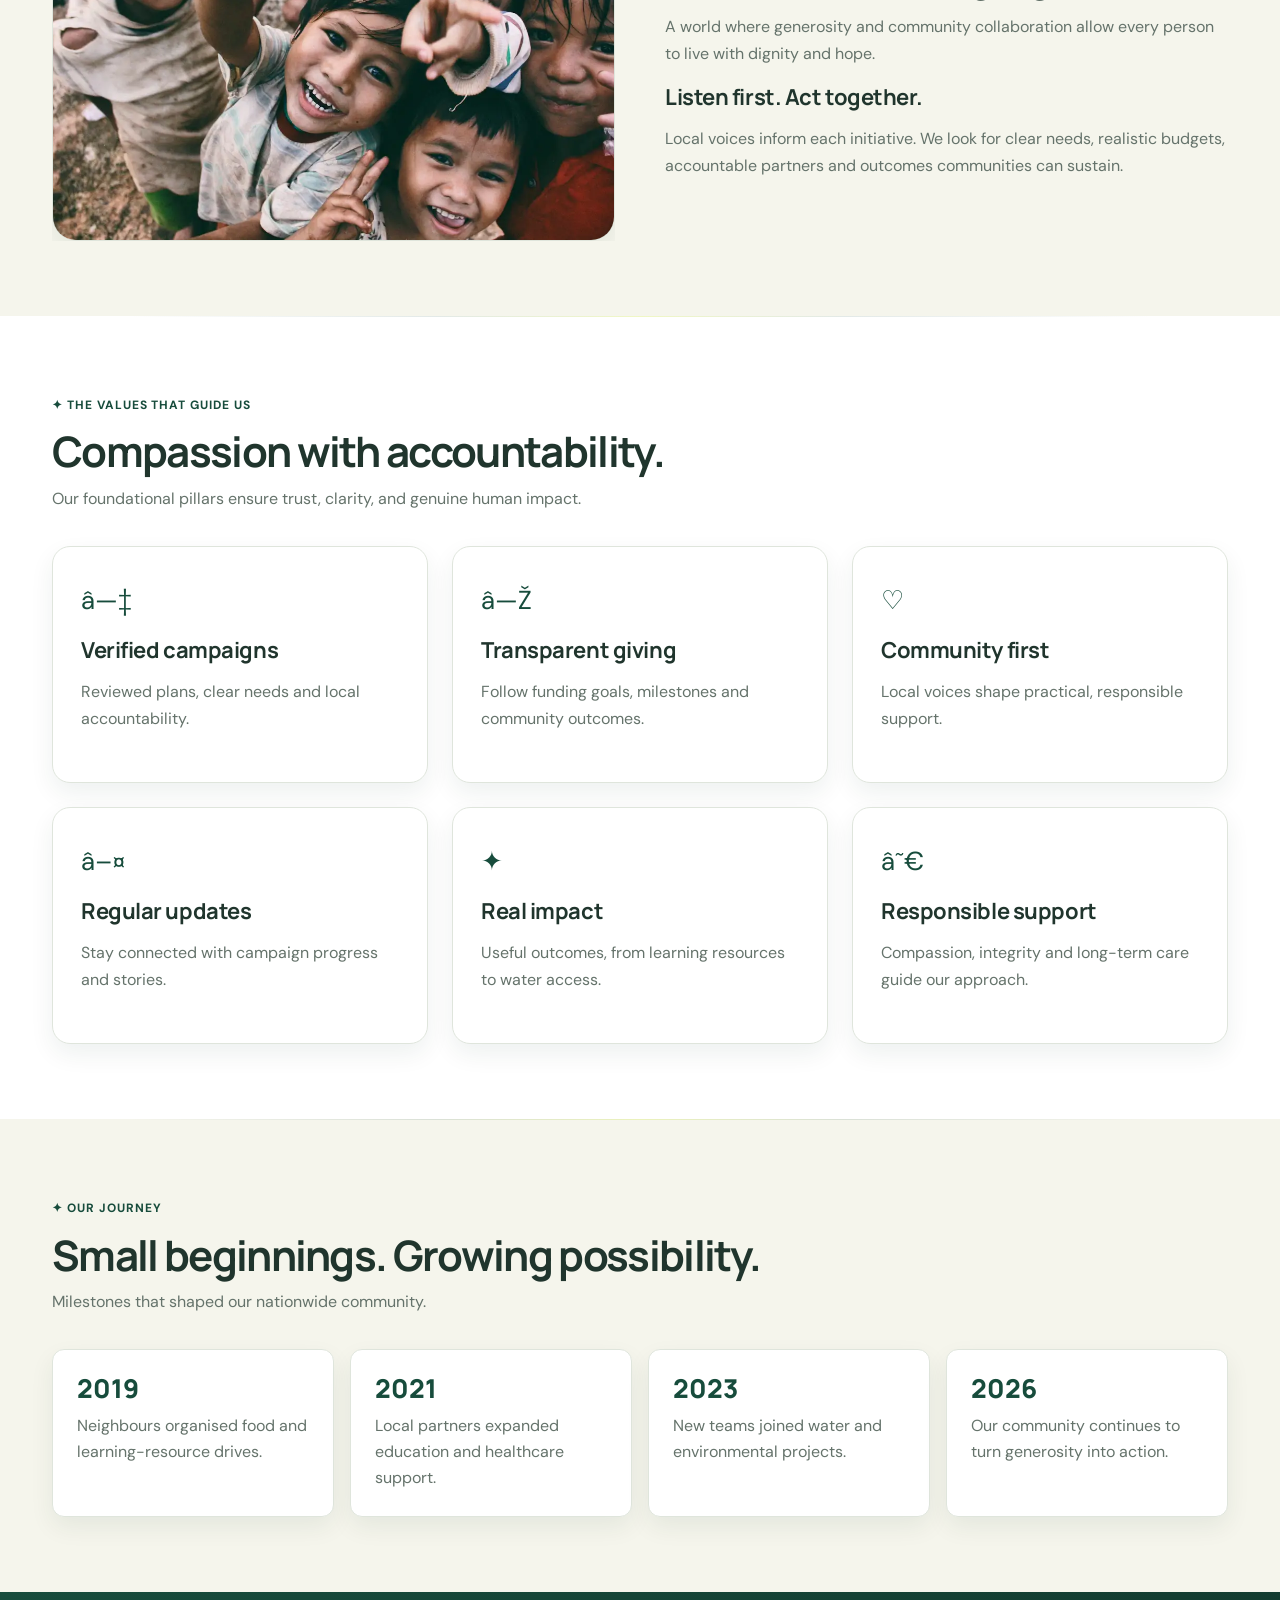
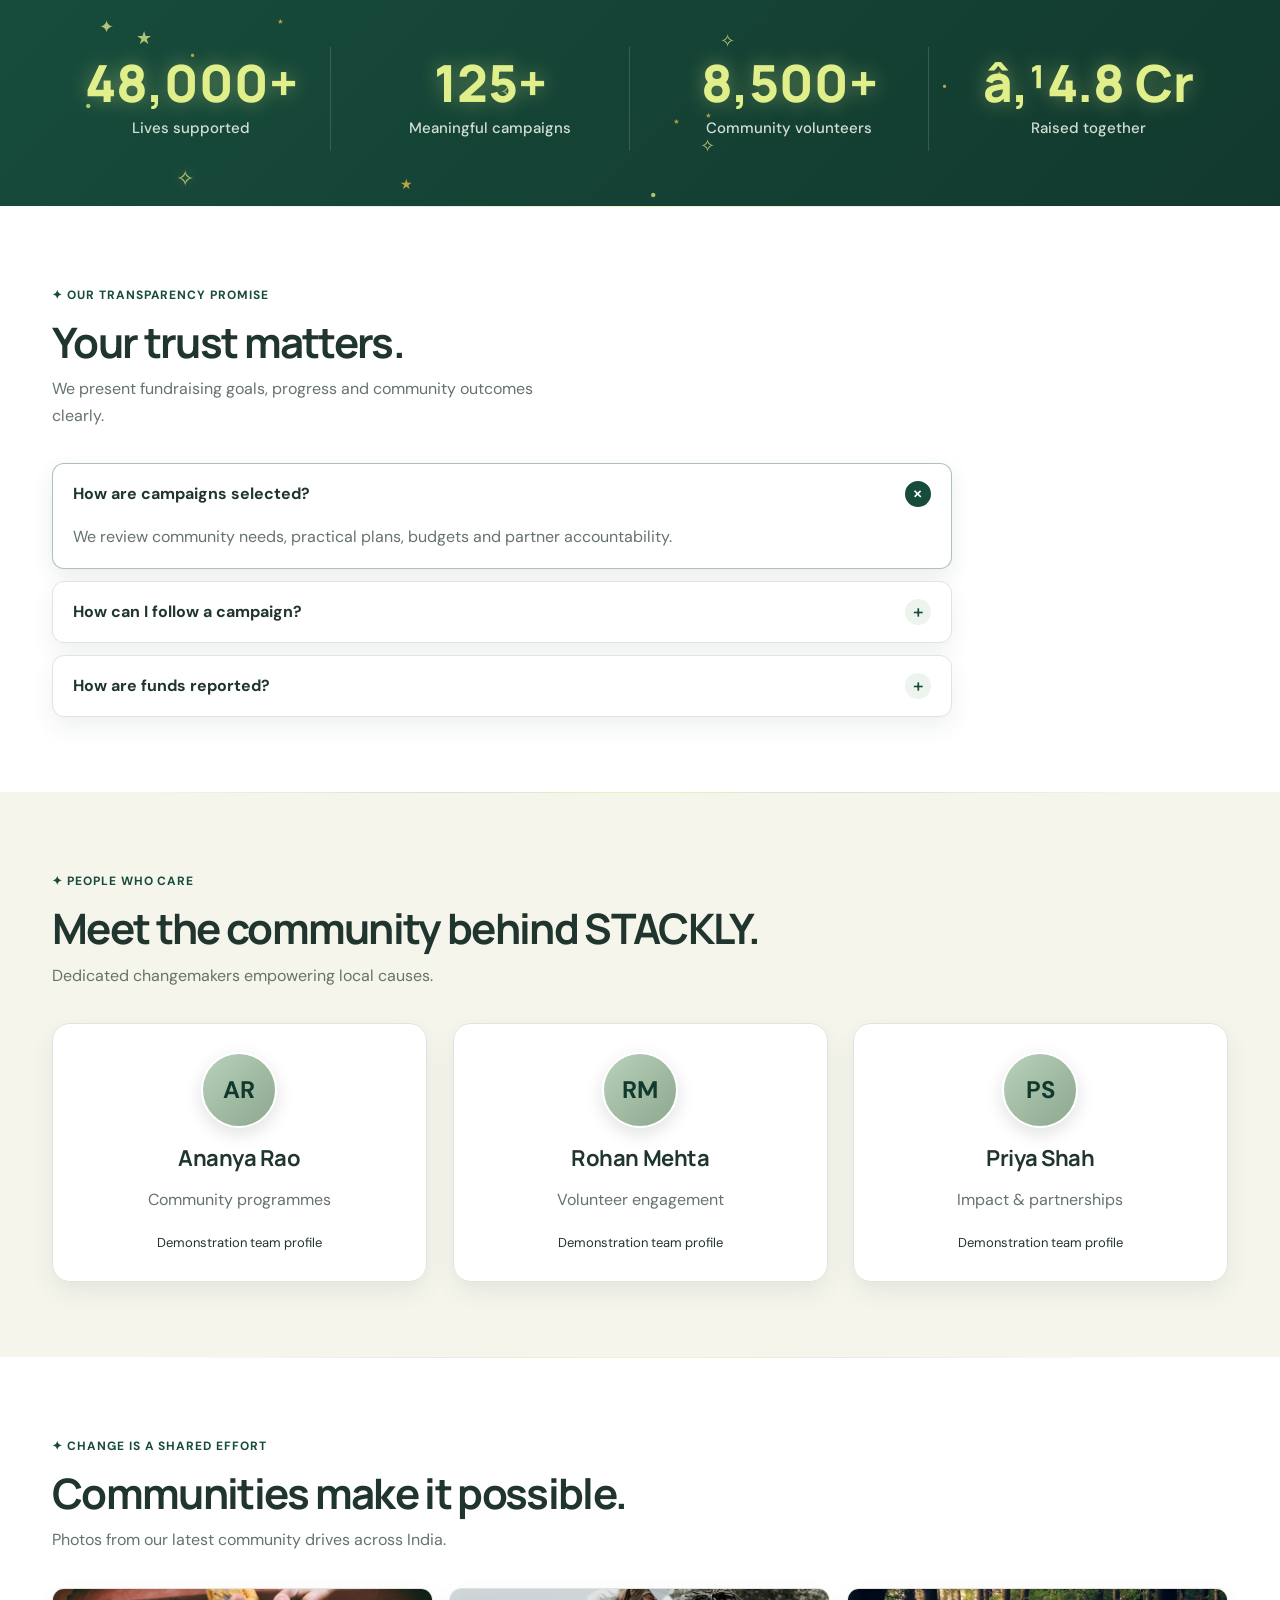
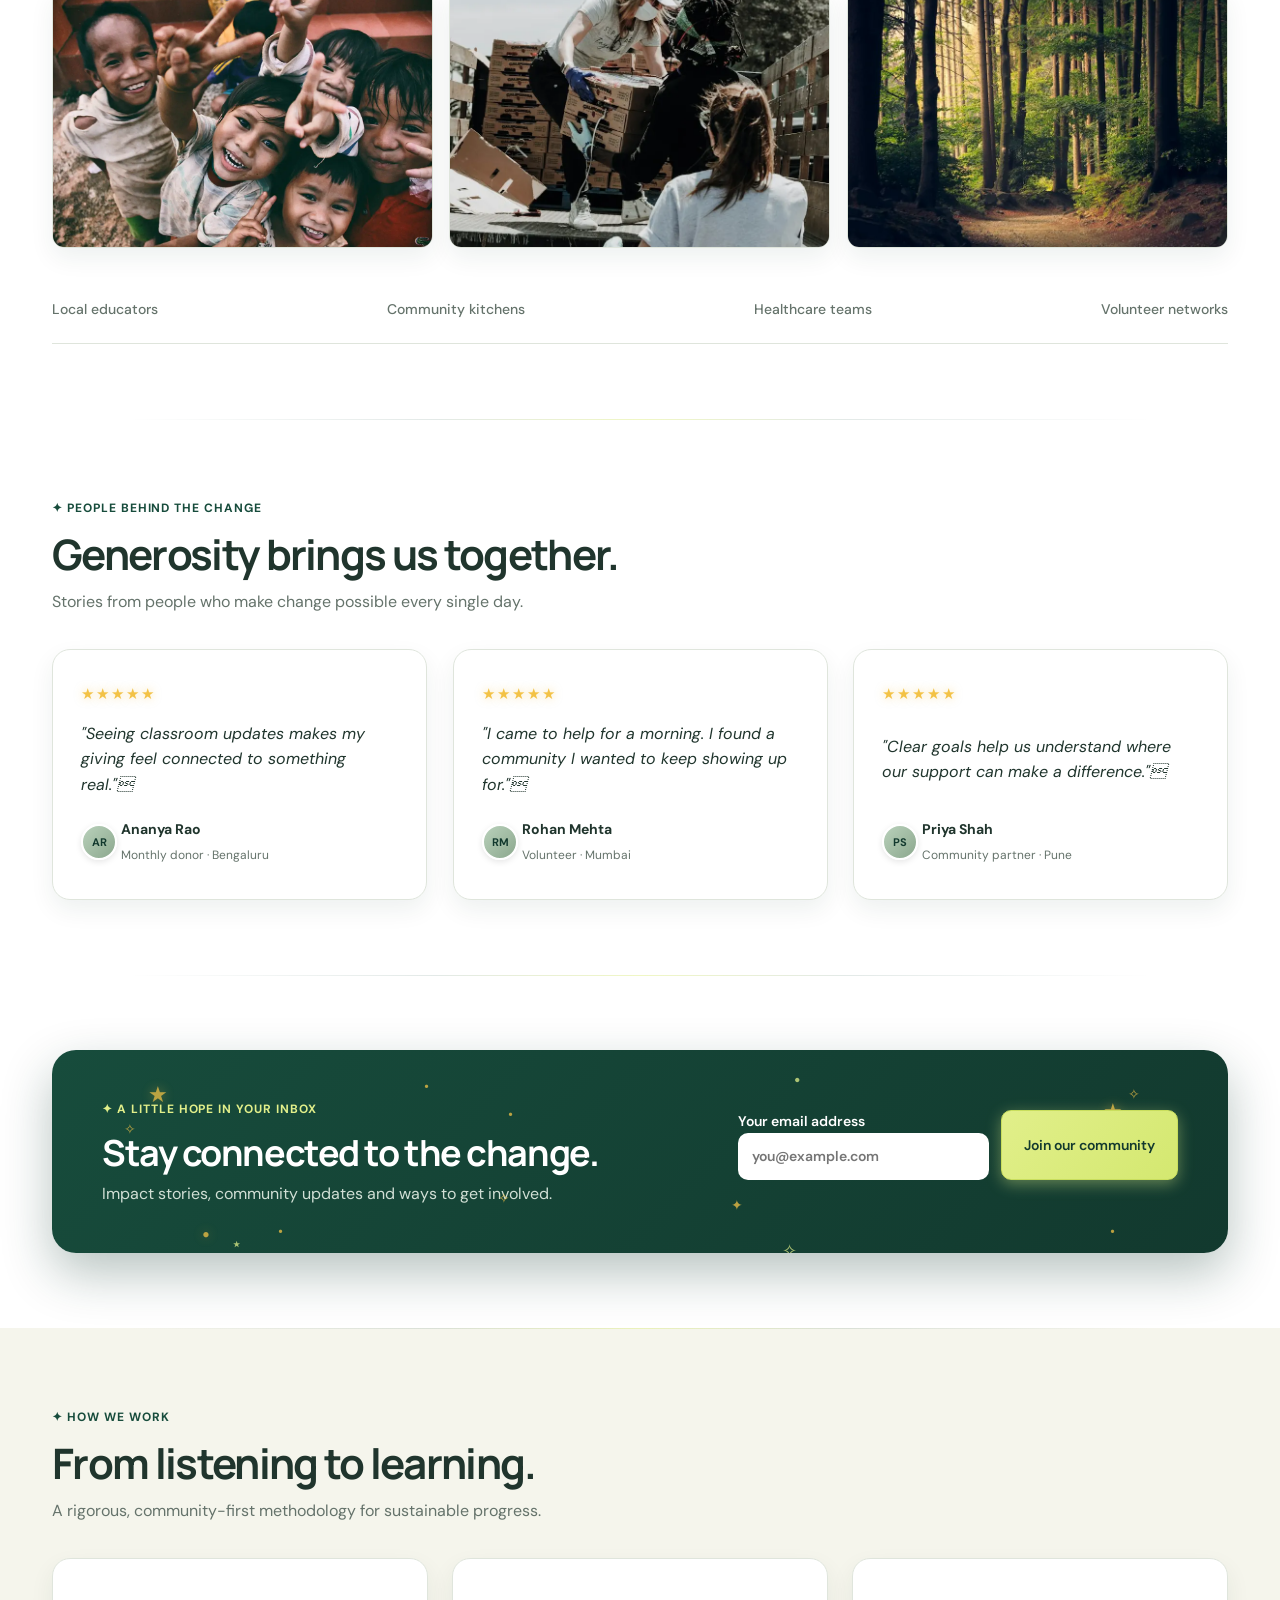
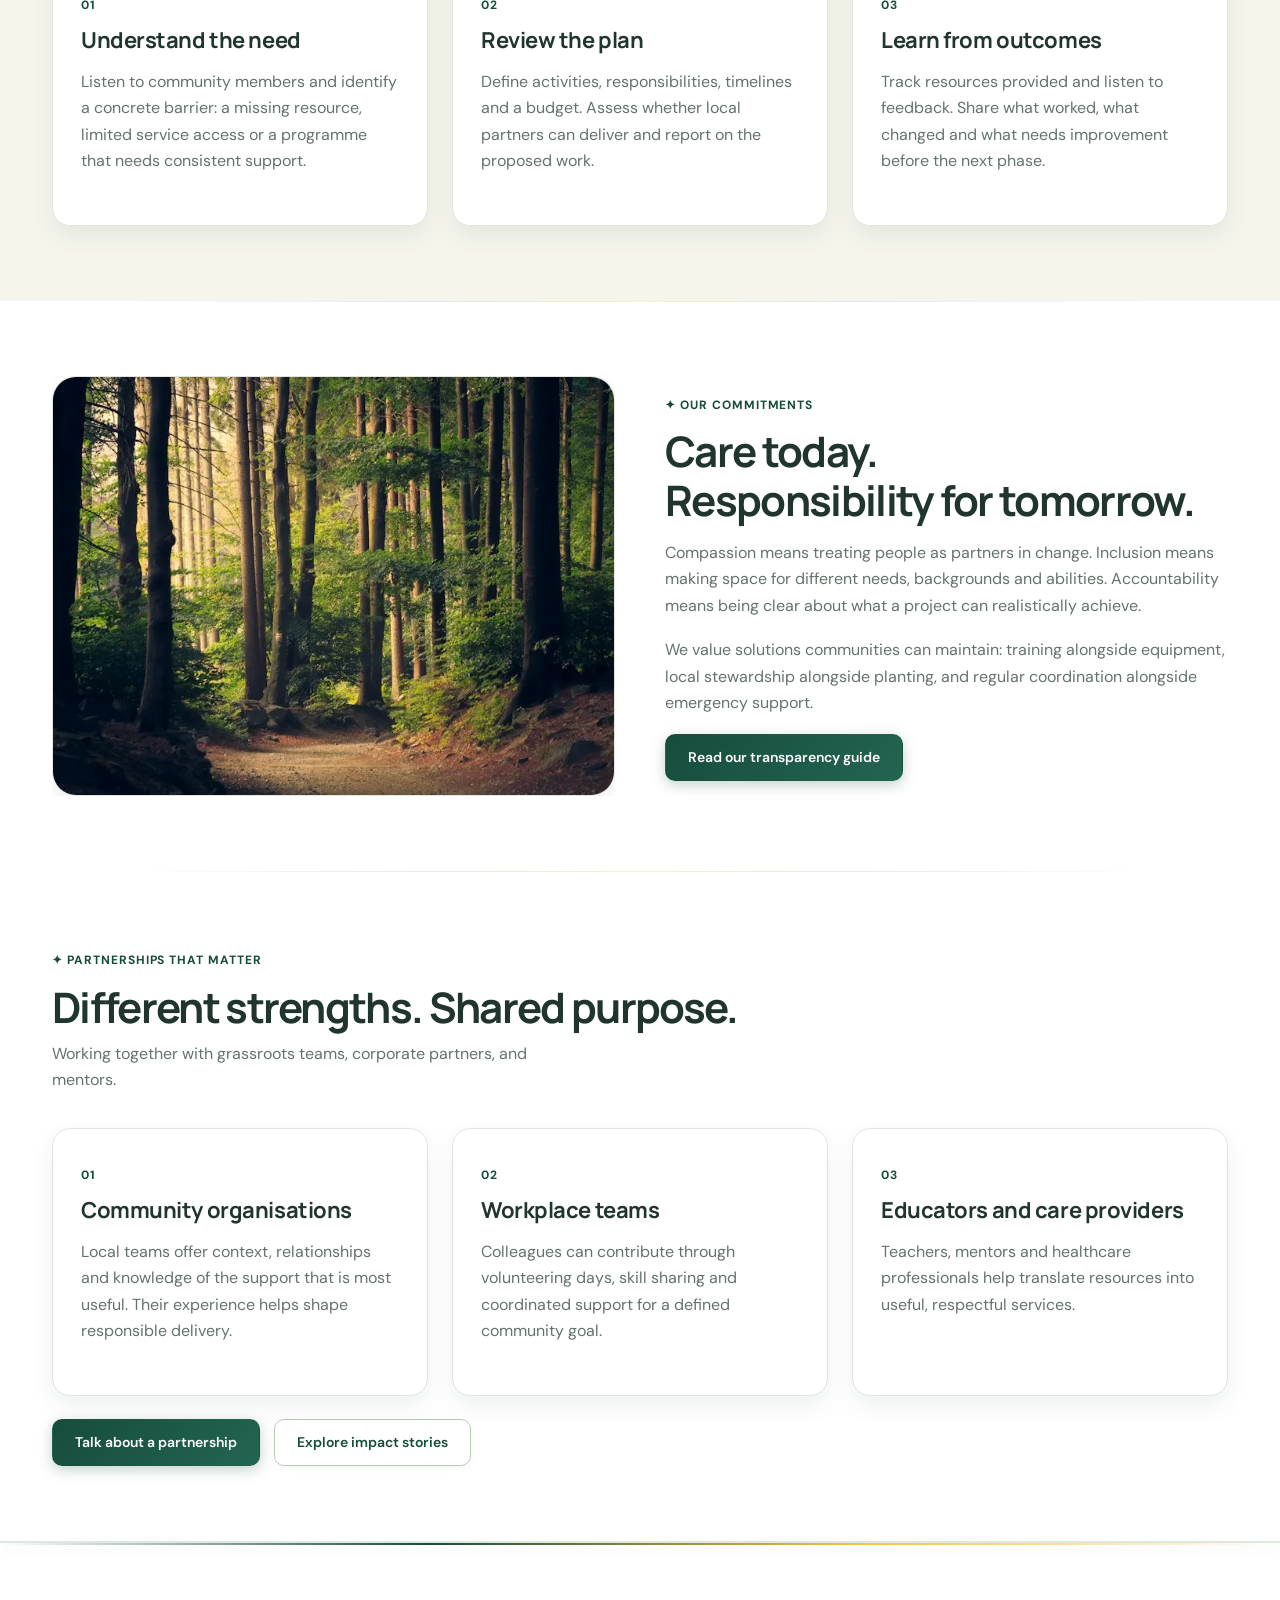
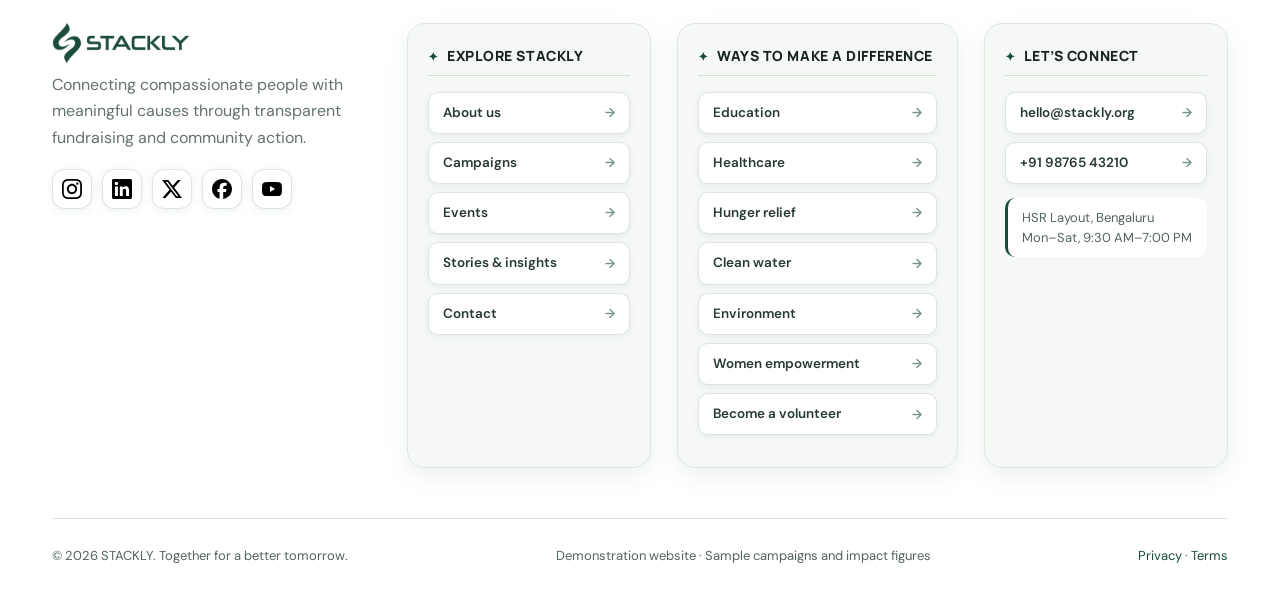
<file: about.html>
<!DOCTYPE html>
<html lang="en">

<head>
    <meta charset="UTF-8">
    <meta name="viewport" content="width=device-width,initial-scale=1">
    <title>STACKLY | Our Story & Mission</title>
    <meta name="description"
        content="Our Story & Mission — STACKLY connects people with charity campaigns, volunteering and community impact.">
    <meta property="og:title" content="STACKLY | Our Story & Mission">
    <meta property="og:description"
        content="Our Story & Mission — STACKLY connects people with charity campaigns, volunteering and community impact.">
    <meta name="theme-color" content="#174c3c">
    <link rel="icon" type="image/webp" href="assets/logo_gold.webp">
    <link rel="stylesheet" href="assets/style.css">
    <script src="assets/data.js" defer></script>
    <script src="assets/main.js" defer></script>
</head>

<body>
    <div class="topbar">Small actions. Real impact. <span>✦ Together, we create meaningful change. ✦</span></div>
    <header>
        <div class="wrap nav"><a class="logo" href="index.html"><img src="assets/logo_gold.webp" alt="STACKLY" class="logo-img"></a>
            <nav aria-label="Main navigation"><a href="index.html">Home</a><a class="active" href="about.html">About
                    Us</a><a href="campaigns.html">Campaigns</a><a href="events.html">Events</a><a
                    href="blog.html">Blog</a><a href="contact.html">Contact</a></nav>
            <div class="nav-actions"><a href="signin.html">Sign In</a><a class="btn" href="404.html">Donate Now
                    ♡</a></div><button class="menu" aria-label="Toggle navigation" aria-expanded="false">☰</button>
        </div>
    </header>
    <main id="main">
        <section class="page-hero">
            <div class="wrap page-hero-grid">
                <div>
                    <div class="breadcrumb"><a href="index.html">Home</a> / About us</div><span class="eyebrow">✦ About
                        our community</span>
                    <h1>Better together.<br>Since the very<br><em>beginning.</em></h1>
                    <p>Generosity becomes more meaningful when people, communities and practical solutions come together
                        with transparency and compassion.</p>
                    <div class="button-row"><a class="btn" href="404.html">Join Our Mission ♡</a><a class="btn outline"
                            href="404.html">Explore Impact</a></div>
                    <div class="supporters">
                        <div class="avatars"><span class="avatar">AR</span><span class="avatar">RM</span><span
                                class="avatar">PS</span><span class="avatar">+25K</span></div>
                        <div>
                            <div class="stars">★★★★★</div><strong>25,000+ passionate supporters</strong>
                        </div>
                    </div>
                </div>
                <div class="hero-photo"><img src="assets/images.webp" alt="Volunteers working together in community"
                        width="1000" height="700" fetchpriority="high"><span class="photo-tag">✦ Grassroots
                        Impact</span>
                    <div class="photo-note"><span class="note-icon">♡</span>
                        <div><strong>100% Verified Non-Profits</strong><small>Every rupee directed where it matters
                                most.</small></div>
                    </div>
                </div>
            </div>
        </section>
        <section class="section">
            <div class="wrap">
                <div class="split ">
                    <div class="image"><img src="assets/volunteer.webp" alt="Volunteer community initiative"
                            width="1000" height="700" loading="lazy"></div>
                    <div><span class="eyebrow">✦ Our story</span>
                        <h2>Everyone has something to give.</h2>
                        <p>STACKLY began with neighbours helping neighbours. That same spirit connects supporters with
                            education, essential care and community initiatives.</p>
                        <h3>Our mission</h3>
                        <p>To connect compassionate individuals with meaningful causes through transparent, responsible
                            and sustainable support.</p>
                    </div>
                </div>
            </div>
        </section>
        <section class="section soft">
            <div class="wrap">
                <div class="split reverse">
                    <div class="image"><img src="assets/hero.webp" alt="Hero community initiative" width="1000"
                            height="700" loading="lazy"></div>
                    <div><span class="eyebrow">✦ Our vision</span>
                        <h2>Dignity. Opportunity.<br>A sense of belonging.</h2>
                        <p>A world where generosity and community collaboration allow every person to live with dignity
                            and hope.</p>
                        <h3>Listen first. Act together.</h3>
                        <p>Local voices inform each initiative. We look for clear needs, realistic budgets, accountable
                            partners and outcomes communities can sustain.</p>
                    </div>
                </div>
            </div>
        </section>
        <section class="section">
            <div class="wrap">
                <div class="section-head">
                    <div><span class="eyebrow">✦ The values that guide us</span>
                        <h2>Compassion with accountability.</h2>
                        <p>Our foundational pillars ensure trust, clarity, and genuine human impact.</p>
                    </div>
                </div>
                <div class="feature-cards">
                    <div class="feature">
                        <div class="symbol">â—‡</div>
                        <h3>Verified campaigns</h3>
                        <p>Reviewed plans, clear needs and local accountability.</p>
                    </div>
                    <div class="feature">
                        <div class="symbol">â—Ž</div>
                        <h3>Transparent giving</h3>
                        <p>Follow funding goals, milestones and community outcomes.</p>
                    </div>
                    <div class="feature">
                        <div class="symbol">♡</div>
                        <h3>Community first</h3>
                        <p>Local voices shape practical, responsible support.</p>
                    </div>
                    <div class="feature">
                        <div class="symbol">â–¤</div>
                        <h3>Regular updates</h3>
                        <p>Stay connected with campaign progress and stories.</p>
                    </div>
                    <div class="feature">
                        <div class="symbol">✦</div>
                        <h3>Real impact</h3>
                        <p>Useful outcomes, from learning resources to water access.</p>
                    </div>
                    <div class="feature">
                        <div class="symbol">â˜€</div>
                        <h3>Responsible support</h3>
                        <p>Compassion, integrity and long-term care guide our approach.</p>
                    </div>
                </div>
            </div>
        </section>
        <section class="section soft">
            <div class="wrap">
                <div class="section-head">
                    <div><span class="eyebrow">✦ Our journey</span>
                        <h2>Small beginnings. Growing possibility.</h2>
                        <p>Milestones that shaped our nationwide community.</p>
                    </div>
                </div>
                <div class="timeline">
                    <div><strong>2019</strong>
                        <p>Neighbours organised food and learning-resource drives.</p>
                    </div>
                    <div><strong>2021</strong>
                        <p>Local partners expanded education and healthcare support.</p>
                    </div>
                    <div><strong>2023</strong>
                        <p>New teams joined water and environmental projects.</p>
                    </div>
                    <div><strong>2026</strong>
                        <p>Our community continues to turn generosity into action.</p>
                    </div>
                </div>
            </div>
        </section>
        <div class="impact-band">
            <div class="wrap stats">
                <div class="stat"><strong>48,000+</strong>
                    <p>Lives supported</p>
                </div>
                <div class="stat"><strong>125+</strong>
                    <p>Meaningful campaigns</p>
                </div>
                <div class="stat"><strong>8,500+</strong>
                    <p>Community volunteers</p>
                </div>
                <div class="stat"><strong>â‚¹4.8 Cr</strong>
                    <p>Raised together</p>
                </div>
            </div>
        </div>
        <section class="section">
            <div class="wrap">
                <div id="transparency">
                    <div class="section-head">
                        <div><span class="eyebrow">✦ Our transparency promise</span>
                            <h2>Your trust matters.</h2>
                            <p>We present fundraising goals, progress and community outcomes clearly.</p>
                        </div>
                    </div>
                    <div class="faq">
                        <details open>
                            <summary>How are campaigns selected?</summary>
                            <p>We review community needs, practical plans, budgets and partner accountability.</p>
                        </details>
                        <details>
                            <summary>How can I follow a campaign?</summary>
                            <p>Explore sample progress and updates in your donor dashboard.</p>
                        </details>
                        <details>
                            <summary>How are funds reported?</summary>
                            <p>Sample campaign and impact reports are available in the admin dashboard. All figures on
                                this website are demonstration data.</p>
                        </details>
                    </div>
                </div>
            </div>
        </section>
        <section class="section soft">
            <div class="wrap">
                <div class="section-head">
                    <div><span class="eyebrow">✦ People who care</span>
                        <h2>Meet the community behind STACKLY.</h2>
                        <p>Dedicated changemakers empowering local causes.</p>
                    </div>
                </div>
                <div class="grid">
                    <div class="card team-card"><span class="avatar">AR</span>
                        <h3>Ananya Rao</h3>
                        <p>Community programmes</p><small>Demonstration team profile</small>
                    </div>
                    <div class="card team-card"><span class="avatar">RM</span>
                        <h3>Rohan Mehta</h3>
                        <p>Volunteer engagement</p><small>Demonstration team profile</small>
                    </div>
                    <div class="card team-card"><span class="avatar">PS</span>
                        <h3>Priya Shah</h3>
                        <p>Impact & partnerships</p><small>Demonstration team profile</small>
                    </div>
                </div>
            </div>
        </section>
        <section class="section">
            <div class="wrap">
                <div class="section-head">
                    <div><span class="eyebrow">✦ Change is a shared effort</span>
                        <h2>Communities make it possible.</h2>
                        <p>Photos from our latest community drives across India.</p>
                    </div>
                </div>
                <div class="gallery"><img src="assets/hero.webp" alt="Hero community initiative" width="1000"
                        height="700" loading="lazy"><img src="assets/food.webp" alt="Food community initiative"
                        width="1000" height="700" loading="lazy"><img src="assets/nature.webp"
                        alt="Nature community initiative" width="1000" height="700" loading="lazy"></div>
                <div class="trust-strip"><span>Local educators</span><span>Community kitchens</span><span>Healthcare
                        teams</span><span>Volunteer networks</span></div>
            </div>
        </section>
        <section class="section">
            <div class="wrap">
                <div class="section-head">
                    <div><span class="eyebrow">✦ People behind the change</span>
                        <h2>Generosity brings us together.</h2>
                        <p>Stories from people who make change possible every single day.</p>
                    </div>
                </div>
                <div class="grid">
                    <div class="testimonial">
                        <div class="stars">★★★★★</div>
                        <p>"Seeing classroom updates makes my giving feel connected to something real."</p>
                        <div class="person"><span class="avatar">AR</span>
                            <div><strong>Ananya Rao</strong><small>Monthly donor · Bengaluru</small></div>
                        </div>
                    </div>
                    <div class="testimonial">
                        <div class="stars">★★★★★</div>
                        <p>"I came to help for a morning. I found a community I wanted to keep showing up for."</p>
                        <div class="person"><span class="avatar">RM</span>
                            <div><strong>Rohan Mehta</strong><small>Volunteer · Mumbai</small></div>
                        </div>
                    </div>
                    <div class="testimonial">
                        <div class="stars">★★★★★</div>
                        <p>"Clear goals help us understand where our support can make a difference."</p>
                        <div class="person"><span class="avatar">PS</span>
                            <div><strong>Priya Shah</strong><small>Community partner · Pune</small></div>
                        </div>
                    </div>
                </div>
            </div>
        </section>
        <section class="section">
            <div class="wrap">
                <div class="newsletter">
                    <div><span class="eyebrow" style="color:var(--lime)">✦ A little hope in your inbox</span>
                        <h2>Stay connected to the change.</h2>
                        <p>Impact stories, community updates and ways to get involved.</p>
                    </div>
                    <form data-form="newsletter" novalidate><label>Your email address<input type="email" name="email"
                                placeholder="you@example.com" required></label><button class="btn light" type="button" onclick="window.location.href='404.html'">
    Join our community
</button><span class="form-result" aria-live="polite"></span></form>
                </div>
            </div>
        </section>
        <section class="section soft">
            <div class="wrap">
                <div class="section-head">
                    <div><span class="eyebrow">✦ How we work</span>
                        <h2>From listening to learning.</h2>
                        <p>A rigorous, community-first methodology for sustainable progress.</p>
                    </div>
                </div>
                <div class="feature-cards">
                    <article class="feature"><span class="eyebrow">01</span>
                        <h3>Understand the need</h3>
                        <p>Listen to community members and identify a concrete barrier: a missing resource, limited
                            service access or a programme that needs consistent support.</p>
                    </article>
                    <article class="feature"><span class="eyebrow">02</span>
                        <h3>Review the plan</h3>
                        <p>Define activities, responsibilities, timelines and a budget. Assess whether local partners
                            can deliver and report on the proposed work.</p>
                    </article>
                    <article class="feature"><span class="eyebrow">03</span>
                        <h3>Learn from outcomes</h3>
                        <p>Track resources provided and listen to feedback. Share what worked, what changed and what
                            needs improvement before the next phase.</p>
                    </article>
                </div>
            </div>
        </section>
        <section class="section">
            <div class="wrap">
                <div class="split reverse">
                    <div class="image"><img src="assets/nature.webp" alt="Nature community initiative" width="1000"
                            height="700" loading="lazy"></div>
                    <div><span class="eyebrow">✦ Our commitments</span>
                        <h2>Care today.<br>Responsibility for tomorrow.</h2>
                        <p>Compassion means treating people as partners in change. Inclusion means making space for
                            different needs, backgrounds and abilities. Accountability means being clear about what a
                            project can realistically achieve.</p>
                        <p>We value solutions communities can maintain: training alongside equipment, local stewardship
                            alongside planting, and regular coordination alongside emergency support.</p><a class="btn"
                            href="404.html">Read our transparency guide</a>
                    </div>
                </div>
            </div>
        </section>
        <section class="section">
            <div class="wrap">
                <div class="section-head">
                    <div><span class="eyebrow">✦ Partnerships that matter</span>
                        <h2>Different strengths. Shared purpose.</h2>
                        <p>Working together with grassroots teams, corporate partners, and mentors.</p>
                    </div>
                </div>
                <div class="feature-cards">
                    <article class="feature"><span class="eyebrow">01</span>
                        <h3>Community organisations</h3>
                        <p>Local teams offer context, relationships and knowledge of the support that is most useful.
                            Their experience helps shape responsible delivery.</p>
                    </article>
                    <article class="feature"><span class="eyebrow">02</span>
                        <h3>Workplace teams</h3>
                        <p>Colleagues can contribute through volunteering days, skill sharing and coordinated support
                            for a defined community goal.</p>
                    </article>
                    <article class="feature"><span class="eyebrow">03</span>
                        <h3>Educators and care providers</h3>
                        <p>Teachers, mentors and healthcare professionals help translate resources into useful,
                            respectful services.</p>
                    </article>
                </div>
                <div class="button-row"><a class="btn" href="404.html">Talk about a
                        partnership</a><a class="btn outline" href="404.html">Explore impact stories</a></div>
            </div>
        </section>
    </main>
   <footer>
        <div class="wrap">
            <div class="footer-grid">
                <div><a class="logo" href="index.html"><img src="assets/logo_gold.webp" alt="STACKLY"
                            class="logo-img"></a>
                    <p>Connecting compassionate people with meaningful causes through transparent fundraising and
                        community action.</p>
                    <div class="social-links"><a href="404.html" aria-label="Open Instagram platform"
                            title="Instagram"><img src="assets/social/instagram.svg" width="20" height="20"
                                alt="Instagram logo"></a><a href="404.html" aria-label="Open LinkedIn platform"
                            title="LinkedIn"><img src="assets/social/linkedin.svg" width="20" height="20"
                                alt="LinkedIn logo"></a><a href="404.html" aria-label="Open X platform" title="X"><img
                                src="assets/social/x.svg" width="20" height="20" alt="X logo"></a><a href="404.html"
                            aria-label="Open Facebook platform" title="Facebook"><img src="assets/social/facebook.svg"
                                width="20" height="20" alt="Facebook logo"></a><a href="404.html"
                            aria-label="Open YouTube platform" title="YouTube"><img src="assets/social/youtube.svg"
                                width="20" height="20" alt="YouTube logo"></a></div>
                </div>
                <div class="footer-links">
                    <h4>Explore STACKLY</h4><a href="about.html">About us</a><a href="campaigns.html">Campaigns</a><a
                        href="events.html">Events</a><a href="blog.html">Stories &amp; insights</a><a
                        href="contact.html">Contact</a>
                </div>
                <div class="footer-links">
                    <h4>Ways to make a difference</h4><a href="404.html">Education</a><a
                        href="404.html">Healthcare</a><a href="404.html">Hunger relief</a><a
                        href="404.html">Clean
                        water</a><a href="404.html">Environment</a><a href="404.html">Women
                        empowerment</a><a href="404.html">Become a volunteer</a>
                </div>
                <div class="footer-links">
                    <h4>Let’s connect</h4><a href="404.html">hello@stackly.org</a><a
                        href="404.html">+91 98765 43210</a>
                    <p>HSR Layout, Bengaluru<br>Mon–Sat, 9:30 AM–7:00 PM</p>
                </div>
            </div>
            <div class="footer-bottom"><span>© 2026 STACKLY. Together for a better tomorrow.</span><span>Demonstration
                    website · Sample campaigns and impact figures</span><span><a href="404.html">Privacy</a> · <a
                        href="404.html">Terms</a></span></div>
        </div>
    </footer>
</body>

</html>
</file>
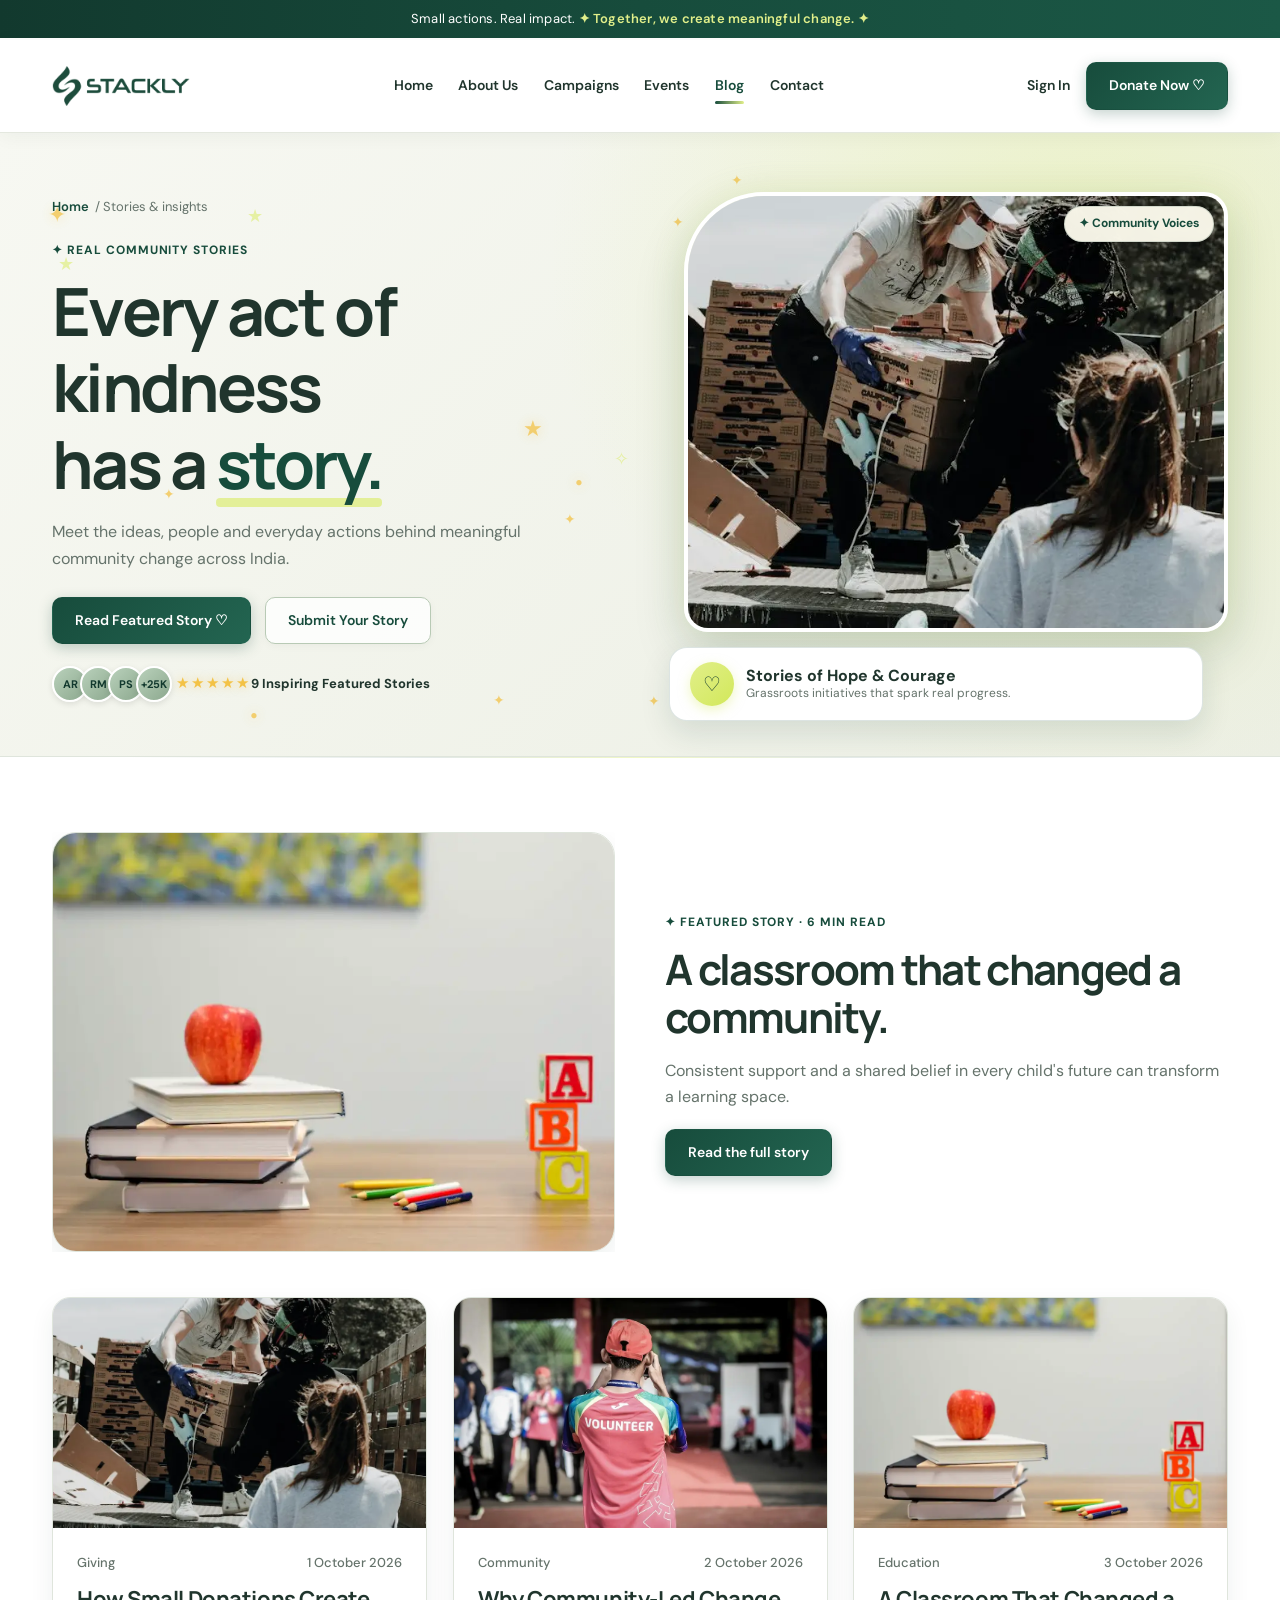
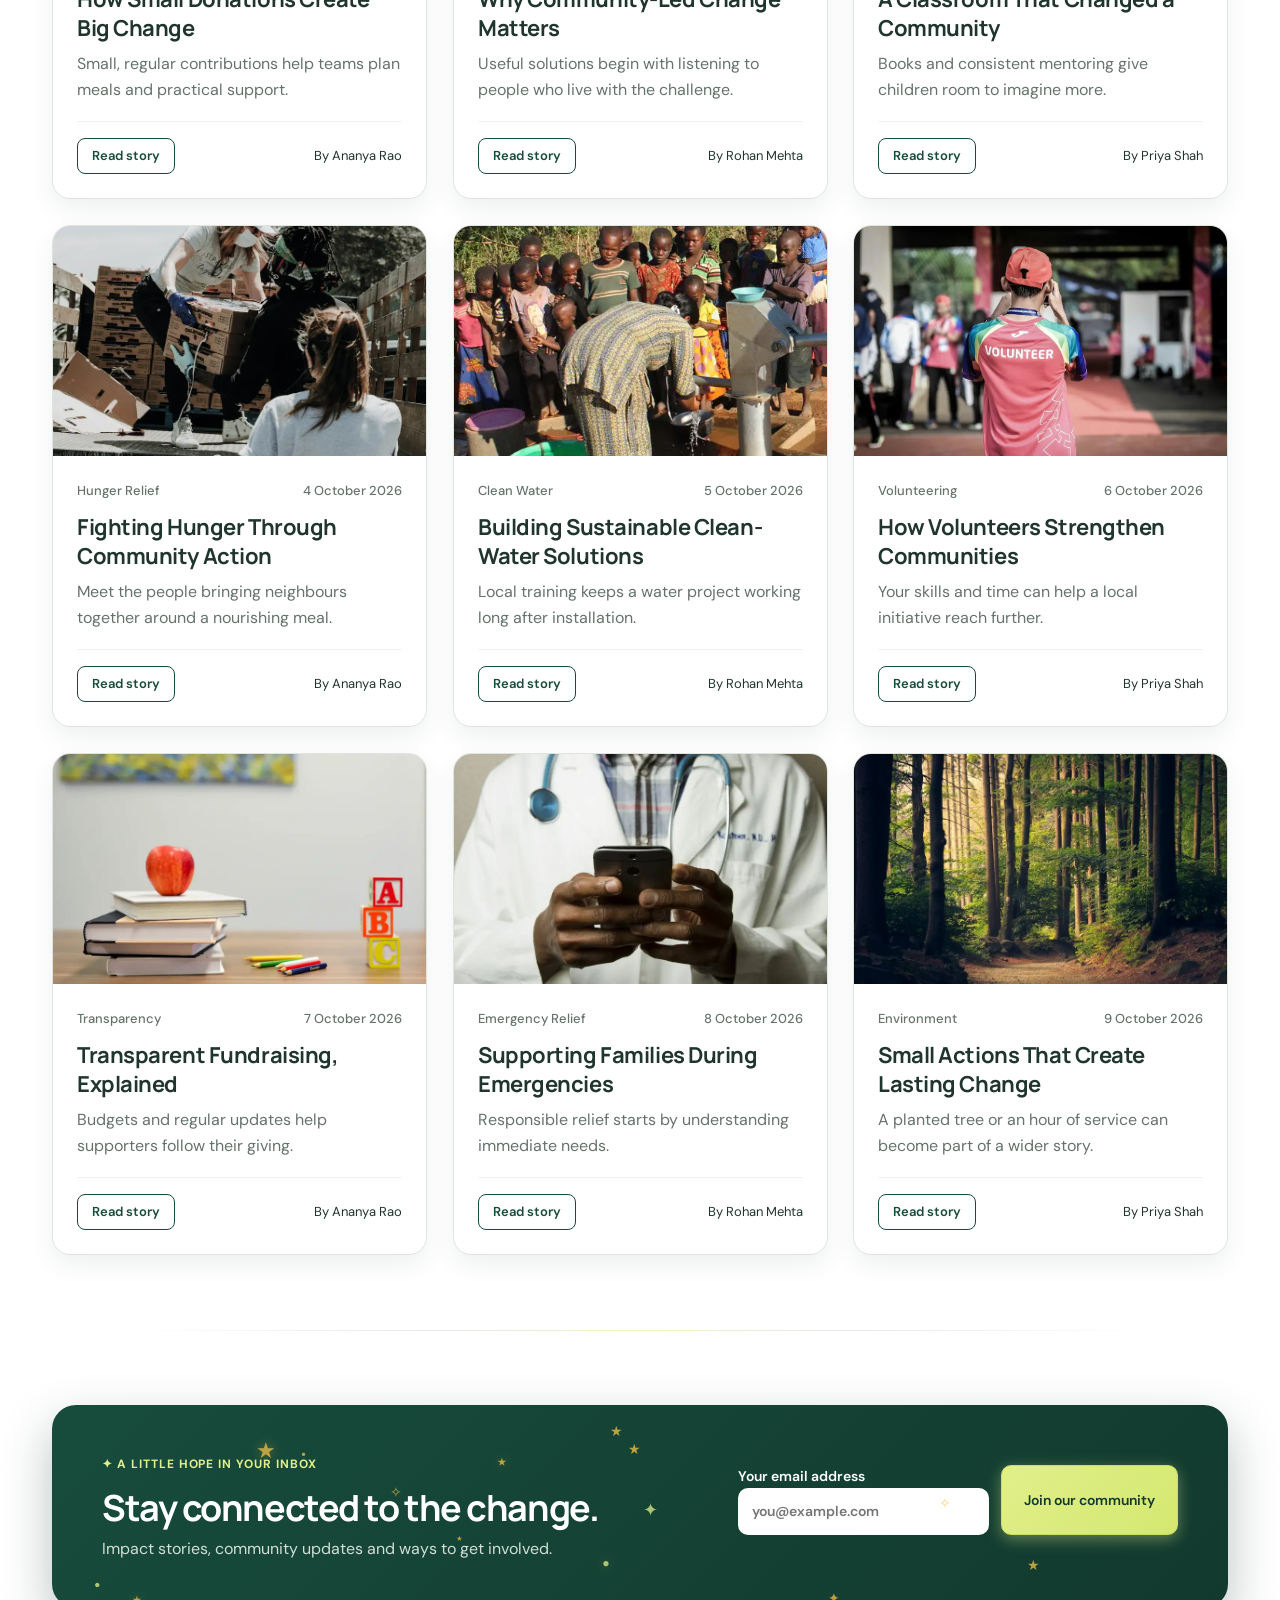
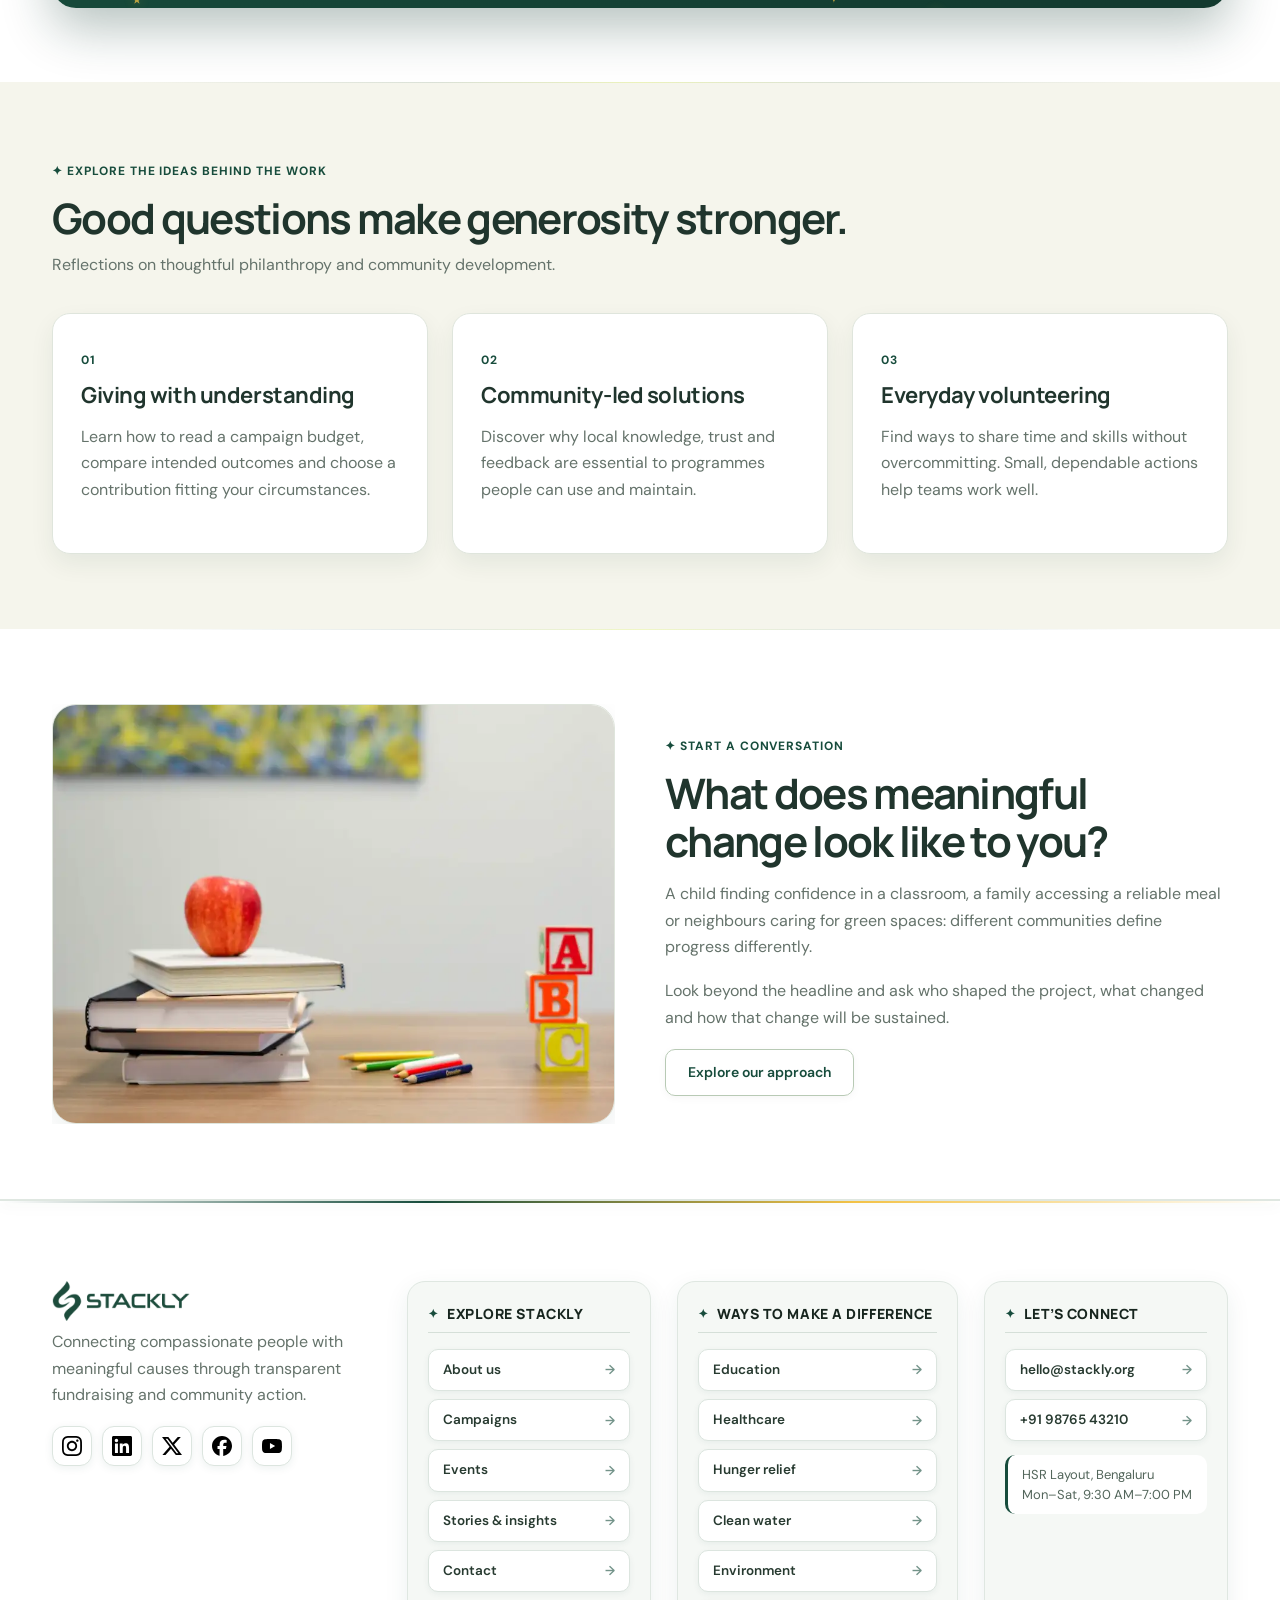
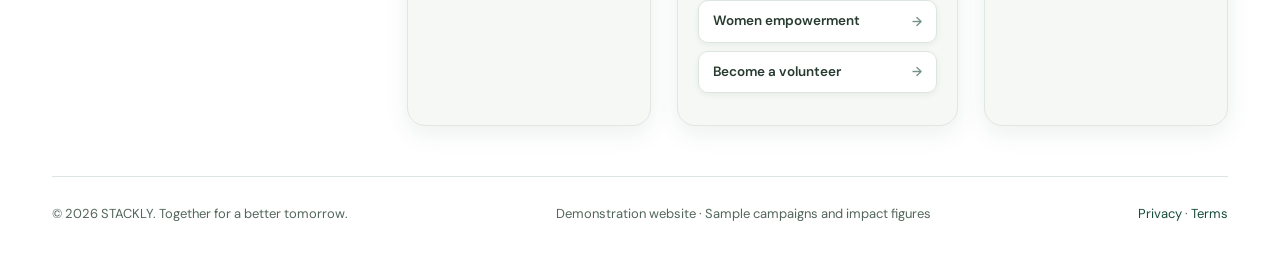
<file: blog.html>
<!DOCTYPE html>
<html lang="en">

<head>
    <meta charset="UTF-8">
    <meta name="viewport" content="width=device-width,initial-scale=1">
    <title>STACKLY | Stories & Insights</title>
    <meta name="description"
        content="Stories & Insights — STACKLY connects people with charity campaigns, volunteering and community impact.">
    <meta property="og:title" content="STACKLY | Stories & Insights">
    <meta property="og:description"
        content="Stories & Insights — STACKLY connects people with charity campaigns, volunteering and community impact.">
    <meta name="theme-color" content="#174c3c">
    <link rel="icon" type="image/webp" href="assets/logo_gold.webp">
    <link rel="stylesheet" href="assets/style.css">
    <script src="assets/data.js" defer></script>
    <script src="assets/main.js" defer></script>
</head>

<body>
    <div class="topbar">Small actions. Real impact. <span>✦ Together, we create meaningful change. ✦</span></div>
    <header>
        <div class="wrap nav"><a class="logo" href="index.html"><img src="assets/logo_gold.webp" alt="STACKLY" class="logo-img"></a>
            <nav aria-label="Main navigation"><a href="index.html">Home</a><a href="about.html">About Us</a><a
                    href="campaigns.html">Campaigns</a><a href="events.html">Events</a><a class="active"
                    href="blog.html">Blog</a><a href="contact.html">Contact</a></nav>
            <div class="nav-actions"><a href="signin.html">Sign In</a><a class="btn" href="404.html">Donate Now
                    ♡</a></div><button class="menu" aria-label="Toggle navigation" aria-expanded="false">☰</button>
        </div>
    </header>
    <main id="main">
        <section class="page-hero">
            <div class="wrap page-hero-grid">
                <div>
                    <div class="breadcrumb"><a href="index.html">Home</a> / Stories & insights</div><span
                        class="eyebrow">✦ Real community stories</span>
                    <h1>Every act of kindness<br>has a <em>story.</em></h1>
                    <p>Meet the ideas, people and everyday actions behind meaningful community change across India.</p>
                    <div class="button-row"><a class="btn" href="404.html">Read Featured Story ♡</a><a
                            class="btn outline" href="404.html">Submit Your Story</a></div>
                    <div class="supporters">
                        <div class="avatars"><span class="avatar">AR</span><span class="avatar">RM</span><span
                                class="avatar">PS</span><span class="avatar">+25K</span></div>
                        <div>
                            <div class="stars">★★★★★</div><strong>9 Inspiring Featured Stories</strong>
                        </div>
                    </div>
                </div>
                <div class="hero-photo"><img src="assets/food.webp" alt="Community sharing and impact" width="1000"
                        height="700" fetchpriority="high"><span class="photo-tag">✦ Community Voices</span>
                    <div class="photo-note"><span class="note-icon">♡</span>
                        <div><strong>Stories of Hope & Courage</strong><small>Grassroots initiatives that spark real
                                progress.</small></div>
                    </div>
                </div>
            </div>
        </section>
        <section class="section">
            <div class="wrap">
                <div class="split ">
                    <div class="image"><img src="assets/education.webp" alt="Education community initiative"
                            width="1000" height="700" loading="lazy"></div>
                    <div><span class="eyebrow">✦ Featured story · 6 min read</span>
                        <h2>A classroom that changed a community.</h2>
                        <p>Consistent support and a shared belief in every child's future can transform a learning
                            space.</p><a class="btn" href="404.html">Read the full story</a>
                    </div>
                </div>
                <div style="margin-top:45px">
                    <div class="grid">
                        <article class="card">
                            <div class="image"><img src="assets/food.webp"
                                    alt="How Small Donations Create Big Change story" width="1000" height="700"
                                    loading="lazy"></div>
                            <div class="card-body">
                                <div class="meta"><span>Giving</span><span>1 October 2026</span></div>
                                <h3>How Small Donations Create Big Change</h3>
                                <p>Small, regular contributions help teams plan meals and practical support.</p>
                                <div class="card-actions"><a class="table-button" href="404.html">Read
                                        story</a><small>By Ananya Rao</small></div>
                            </div>
                        </article>
                        <article class="card">
                            <div class="image"><img src="assets/volunteer.webp"
                                    alt="Why Community-Led Change Matters story" width="1000" height="700"
                                    loading="lazy"></div>
                            <div class="card-body">
                                <div class="meta"><span>Community</span><span>2 October 2026</span></div>
                                <h3>Why Community-Led Change Matters</h3>
                                <p>Useful solutions begin with listening to people who live with the challenge.</p>
                                <div class="card-actions"><a class="table-button" href="404.html">Read
                                        story</a><small>By Rohan Mehta</small></div>
                            </div>
                        </article>
                        <article class="card">
                            <div class="image"><img src="assets/education.webp"
                                    alt="A Classroom That Changed a Community story" width="1000" height="700"
                                    loading="lazy"></div>
                            <div class="card-body">
                                <div class="meta"><span>Education</span><span>3 October 2026</span></div>
                                <h3>A Classroom That Changed a Community</h3>
                                <p>Books and consistent mentoring give children room to imagine more.</p>
                                <div class="card-actions"><a class="table-button" href="404.html">Read
                                        story</a><small>By Priya Shah</small></div>
                            </div>
                        </article>
                        <article class="card">
                            <div class="image"><img src="assets/food.webp"
                                    alt="Fighting Hunger Through Community Action story" width="1000" height="700"
                                    loading="lazy"></div>
                            <div class="card-body">
                                <div class="meta"><span>Hunger Relief</span><span>4 October 2026</span></div>
                                <h3>Fighting Hunger Through Community Action</h3>
                                <p>Meet the people bringing neighbours together around a nourishing meal.</p>
                                <div class="card-actions"><a class="table-button" href="404.html">Read
                                        story</a><small>By Ananya Rao</small></div>
                            </div>
                        </article>
                        <article class="card">
                            <div class="image"><img src="assets/water.webp"
                                    alt="Building Sustainable Clean-Water Solutions story" width="1000" height="700"
                                    loading="lazy"></div>
                            <div class="card-body">
                                <div class="meta"><span>Clean Water</span><span>5 October 2026</span></div>
                                <h3>Building Sustainable Clean-Water Solutions</h3>
                                <p>Local training keeps a water project working long after installation.</p>
                                <div class="card-actions"><a class="table-button" href="404.html">Read
                                        story</a><small>By Rohan Mehta</small></div>
                            </div>
                        </article>
                        <article class="card">
                            <div class="image"><img src="assets/volunteer.webp"
                                    alt="How Volunteers Strengthen Communities story" width="1000" height="700"
                                    loading="lazy"></div>
                            <div class="card-body">
                                <div class="meta"><span>Volunteering</span><span>6 October 2026</span></div>
                                <h3>How Volunteers Strengthen Communities</h3>
                                <p>Your skills and time can help a local initiative reach further.</p>
                                <div class="card-actions"><a class="table-button" href="404.html">Read
                                        story</a><small>By Priya Shah</small></div>
                            </div>
                        </article>
                        <article class="card">
                            <div class="image"><img src="assets/education.webp"
                                    alt="Transparent Fundraising, Explained story" width="1000" height="700"
                                    loading="lazy"></div>
                            <div class="card-body">
                                <div class="meta"><span>Transparency</span><span>7 October 2026</span></div>
                                <h3>Transparent Fundraising, Explained</h3>
                                <p>Budgets and regular updates help supporters follow their giving.</p>
                                <div class="card-actions"><a class="table-button" href="404.html">Read
                                        story</a><small>By Ananya Rao</small></div>
                            </div>
                        </article>
                        <article class="card">
                            <div class="image"><img src="assets/health.webp"
                                    alt="Supporting Families During Emergencies story" width="1000" height="700"
                                    loading="lazy"></div>
                            <div class="card-body">
                                <div class="meta"><span>Emergency Relief</span><span>8 October 2026</span></div>
                                <h3>Supporting Families During Emergencies</h3>
                                <p>Responsible relief starts by understanding immediate needs.</p>
                                <div class="card-actions"><a class="table-button" href="404.html">Read
                                        story</a><small>By Rohan Mehta</small></div>
                            </div>
                        </article>
                        <article class="card">
                            <div class="image"><img src="assets/nature.webp"
                                    alt="Small Actions That Create Lasting Change story" width="1000" height="700"
                                    loading="lazy"></div>
                            <div class="card-body">
                                <div class="meta"><span>Environment</span><span>9 October 2026</span></div>
                                <h3>Small Actions That Create Lasting Change</h3>
                                <p>A planted tree or an hour of service can become part of a wider story.</p>
                                <div class="card-actions"><a class="table-button" href="404.html">Read
                                        story</a><small>By Priya Shah</small></div>
                            </div>
                        </article>
                    </div>
                </div>
            </div>
        </section>
        <section class="section">
            <div class="wrap">
                <div class="newsletter">
                    <div><span class="eyebrow" style="color:var(--lime)">✦ A little hope in your inbox</span>
                        <h2>Stay connected to the change.</h2>
                        <p>Impact stories, community updates and ways to get involved.</p>
                    </div>
                    <form data-form="newsletter" novalidate><label>Your email address<input type="email" name="email"
                                placeholder="you@example.com" required></label><button class="btn light" type="button" onclick="window.location.href='404.html'">
    Join our community
</button><span class="form-result" aria-live="polite"></span></form>
                </div>
            </div>
        </section>
        <section class="section soft">
            <div class="wrap">
                <div class="section-head">
                    <div><span class="eyebrow">✦ Explore the ideas behind the work</span>
                        <h2>Good questions make generosity stronger.</h2>
                        <p>Reflections on thoughtful philanthropy and community development.</p>
                    </div>
                </div>
                <div class="feature-cards">
                    <article class="feature"><span class="eyebrow">01</span>
                        <h3>Giving with understanding</h3>
                        <p>Learn how to read a campaign budget, compare intended outcomes and choose a contribution
                            fitting your circumstances.</p>
                    </article>
                    <article class="feature"><span class="eyebrow">02</span>
                        <h3>Community-led solutions</h3>
                        <p>Discover why local knowledge, trust and feedback are essential to programmes people can use
                            and maintain.</p>
                    </article>
                    <article class="feature"><span class="eyebrow">03</span>
                        <h3>Everyday volunteering</h3>
                        <p>Find ways to share time and skills without overcommitting. Small, dependable actions help
                            teams work well.</p>
                    </article>
                </div>
            </div>
        </section>
        <section class="section">
            <div class="wrap">
                <div class="split ">
                    <div class="image"><img src="assets/education.webp" alt="Education community initiative"
                            width="1000" height="700" loading="lazy"></div>
                    <div><span class="eyebrow">✦ Start a conversation</span>
                        <h2>What does meaningful<br>change look like to you?</h2>
                        <p>A child finding confidence in a classroom, a family accessing a reliable meal or neighbours
                            caring for green spaces: different communities define progress differently.</p>
                        <p>Look beyond the headline and ask who shaped the project, what changed and how that change
                            will be sustained.</p><a class="btn outline" href="404.html">Explore our approach</a>
                    </div>
                </div>
            </div>
        </section>
    </main>
    <footer>
        <div class="wrap">
            <div class="footer-grid">
                <div><a class="logo" href="index.html"><img src="assets/logo_gold.webp" alt="STACKLY"
                            class="logo-img"></a>
                    <p>Connecting compassionate people with meaningful causes through transparent fundraising and
                        community action.</p>
                    <div class="social-links"><a href="404.html" aria-label="Open Instagram platform"
                            title="Instagram"><img src="assets/social/instagram.svg" width="20" height="20"
                                alt="Instagram logo"></a><a href="404.html" aria-label="Open LinkedIn platform"
                            title="LinkedIn"><img src="assets/social/linkedin.svg" width="20" height="20"
                                alt="LinkedIn logo"></a><a href="404.html" aria-label="Open X platform" title="X"><img
                                src="assets/social/x.svg" width="20" height="20" alt="X logo"></a><a href="404.html"
                            aria-label="Open Facebook platform" title="Facebook"><img src="assets/social/facebook.svg"
                                width="20" height="20" alt="Facebook logo"></a><a href="404.html"
                            aria-label="Open YouTube platform" title="YouTube"><img src="assets/social/youtube.svg"
                                width="20" height="20" alt="YouTube logo"></a></div>
                </div>
                <div class="footer-links">
                    <h4>Explore STACKLY</h4><a href="about.html">About us</a><a href="campaigns.html">Campaigns</a><a
                        href="events.html">Events</a><a href="blog.html">Stories &amp; insights</a><a
                        href="contact.html">Contact</a>
                </div>
                <div class="footer-links">
                    <h4>Ways to make a difference</h4><a href="404.html">Education</a><a
                        href="404.html">Healthcare</a><a href="404.html">Hunger relief</a><a
                        href="404.html">Clean
                        water</a><a href="404.html">Environment</a><a href="404.html">Women
                        empowerment</a><a href="404.html">Become a volunteer</a>
                </div>
                <div class="footer-links">
                    <h4>Let’s connect</h4><a href="404.html">hello@stackly.org</a><a
                        href="404.html">+91 98765 43210</a>
                    <p>HSR Layout, Bengaluru<br>Mon–Sat, 9:30 AM–7:00 PM</p>
                </div>
            </div>
            <div class="footer-bottom"><span>© 2026 STACKLY. Together for a better tomorrow.</span><span>Demonstration
                    website · Sample campaigns and impact figures</span><span><a href="404.html">Privacy</a> · <a
                        href="404.html">Terms</a></span></div>
        </div>
    </footer>
</body>

</html>
</file>
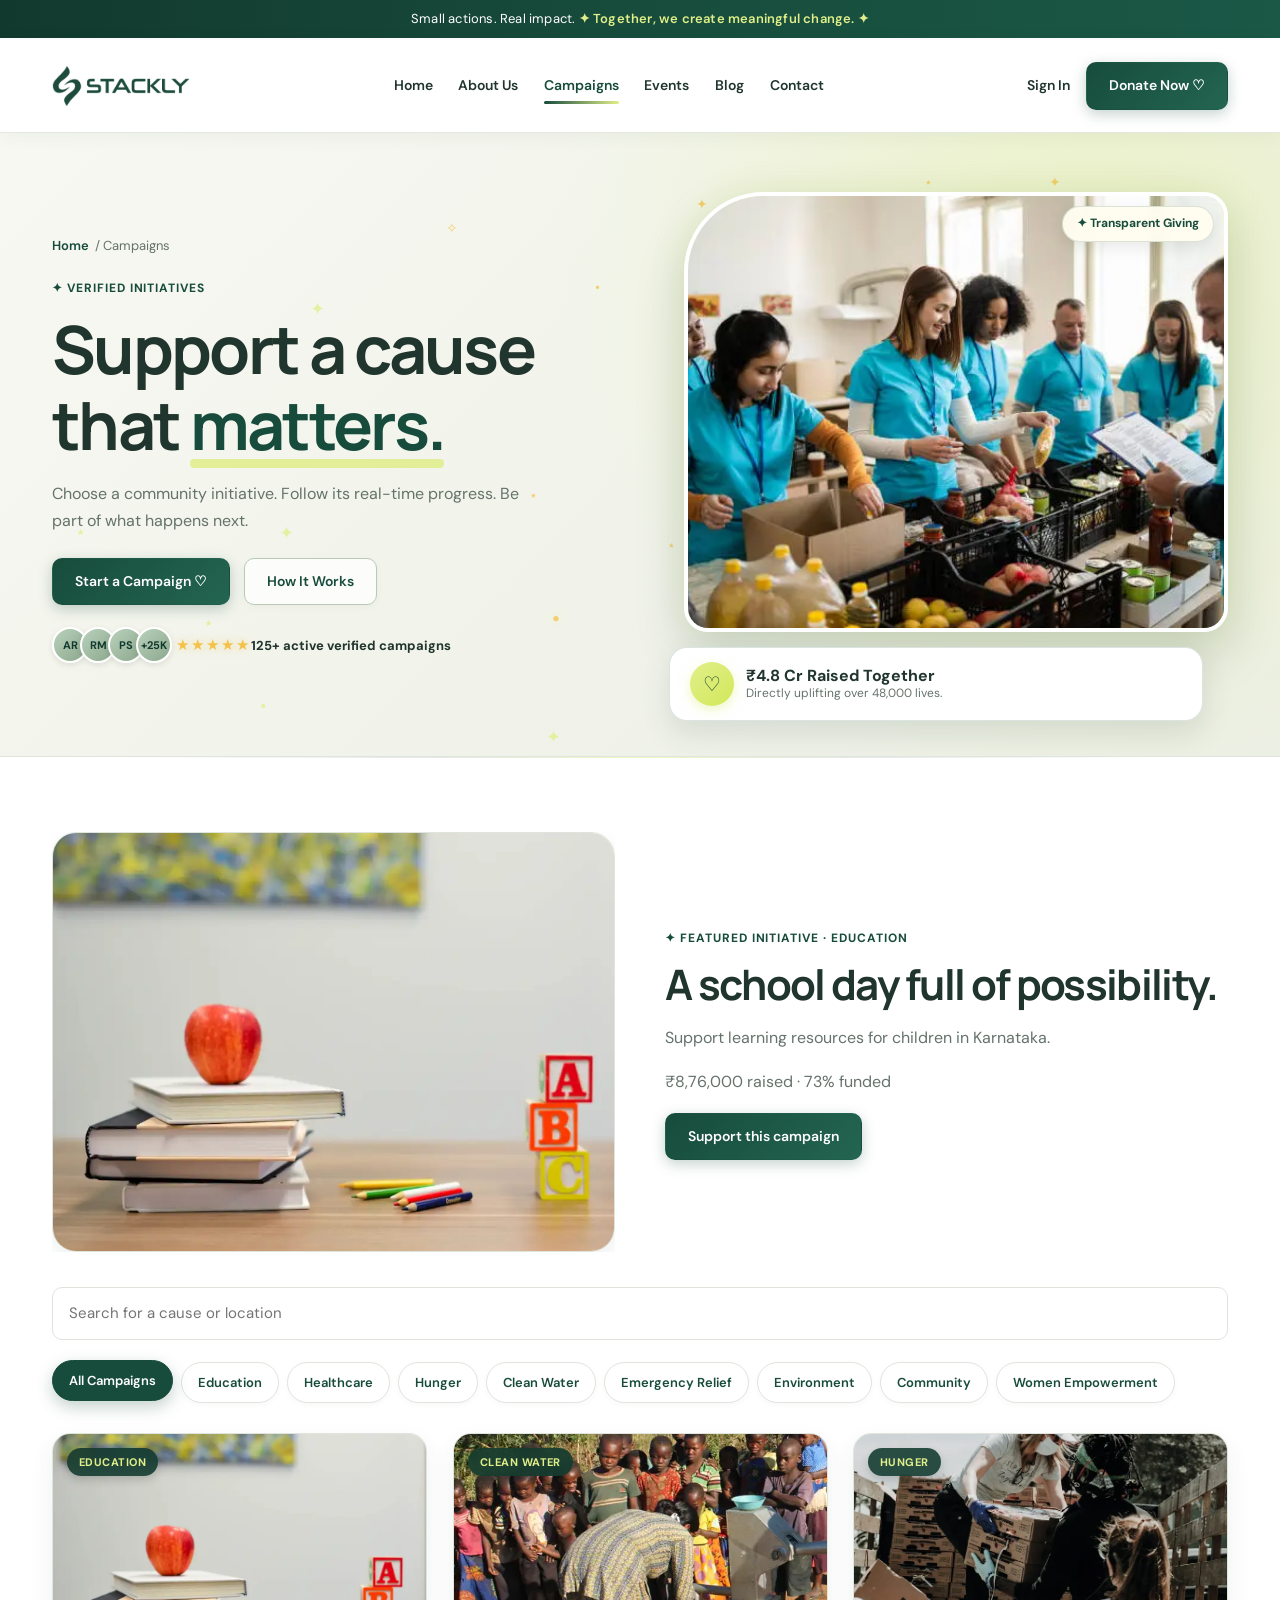
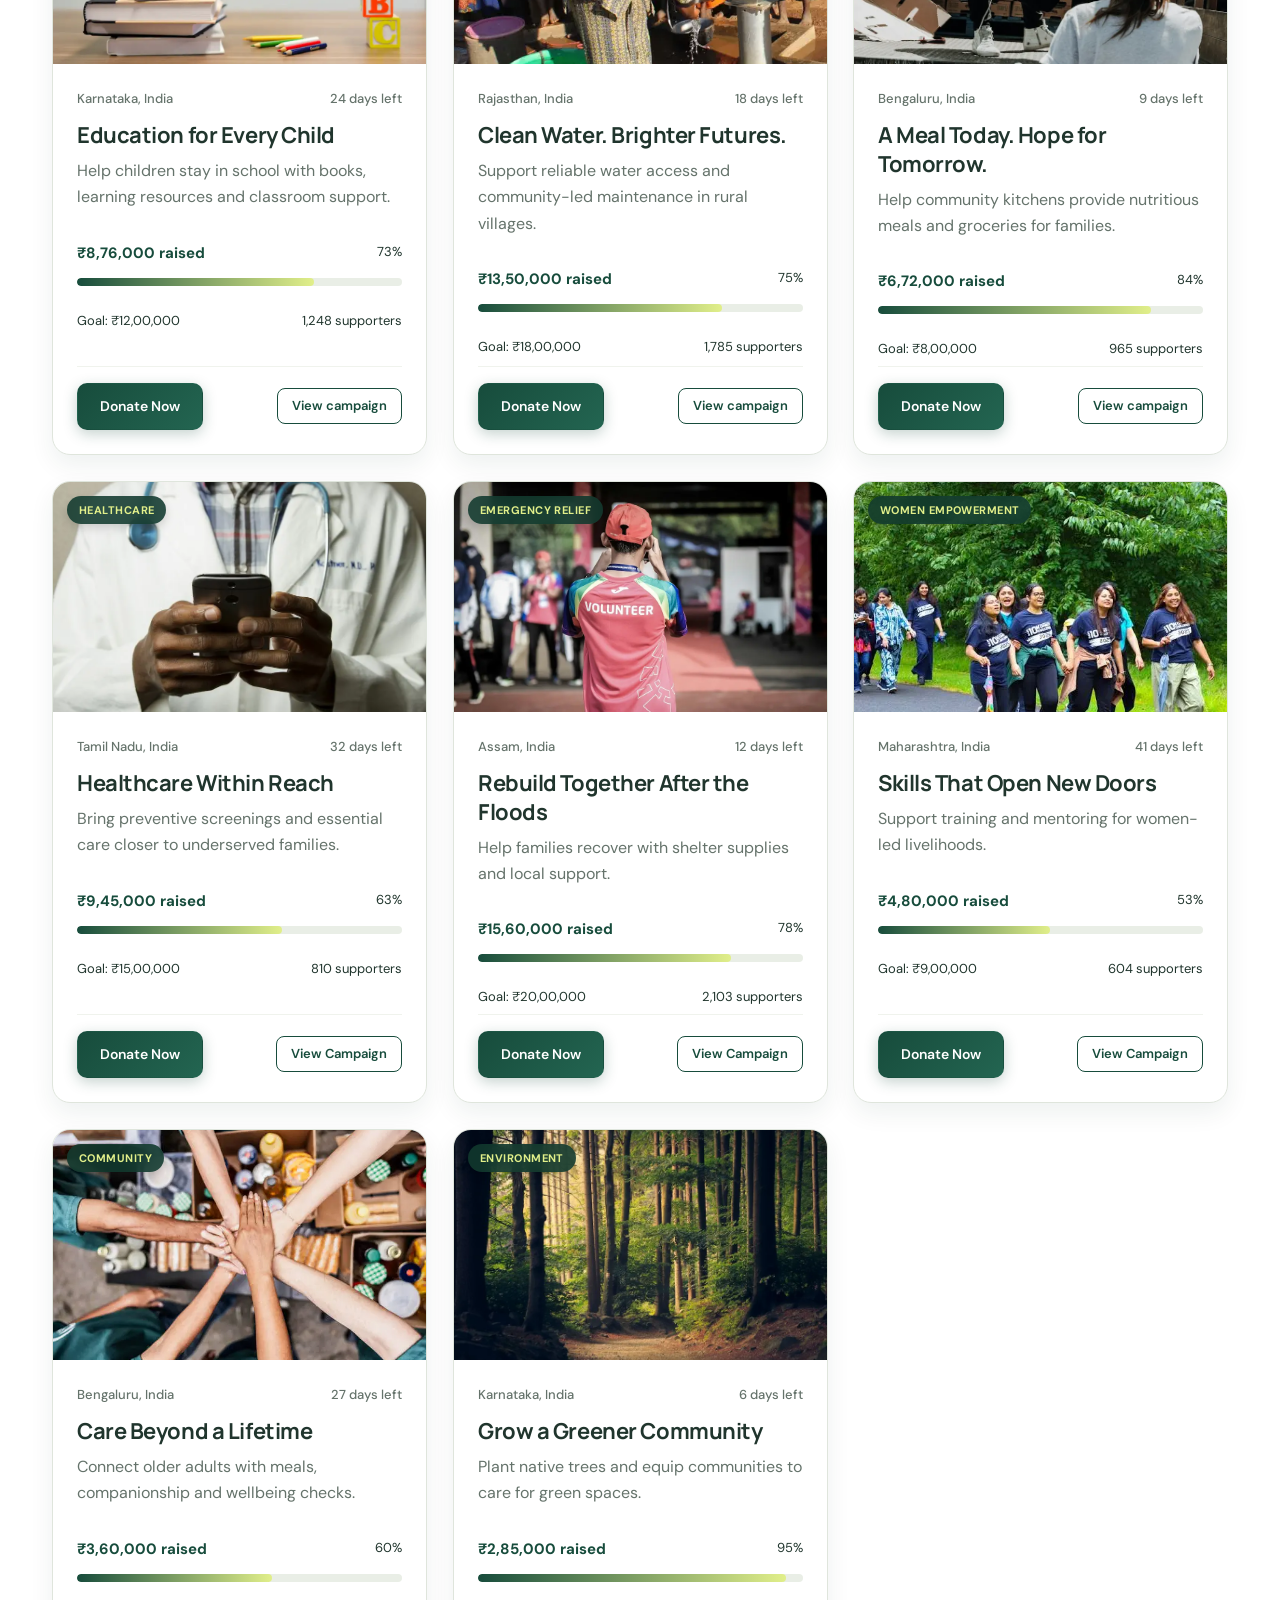
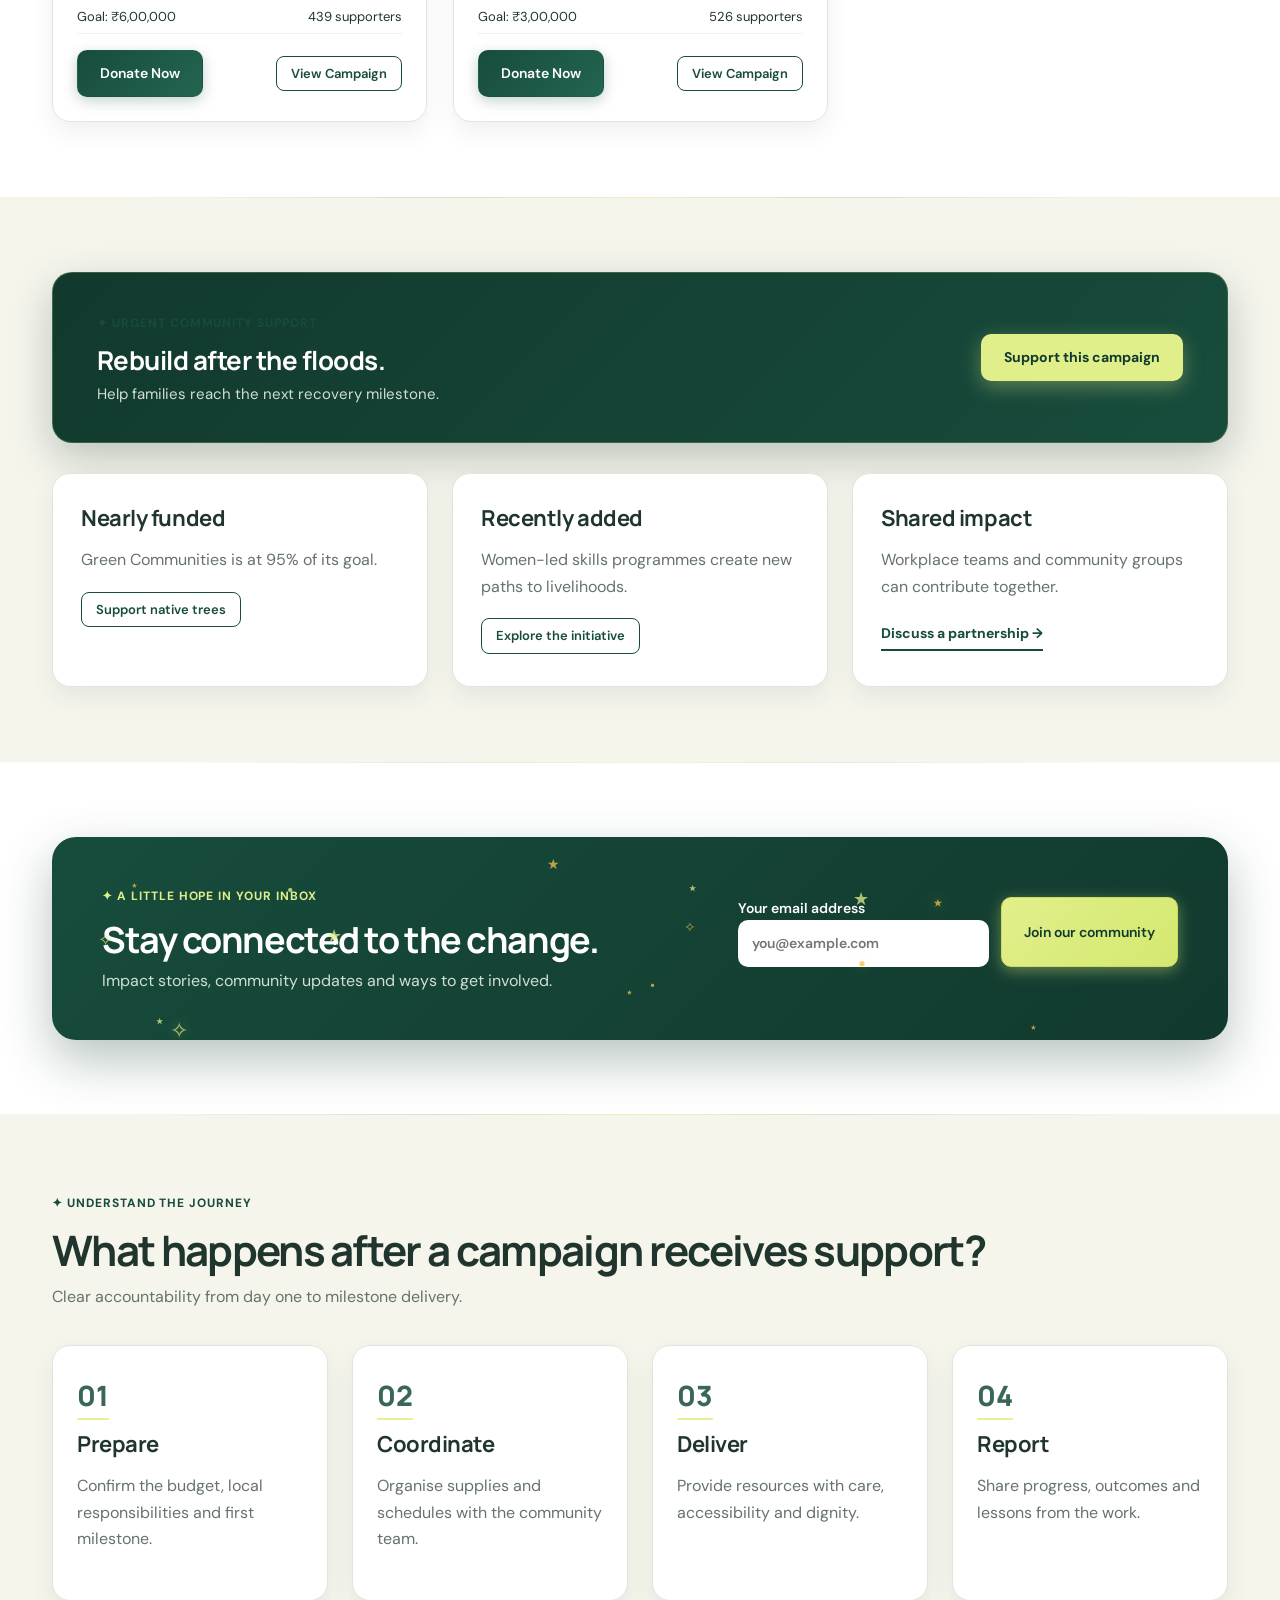
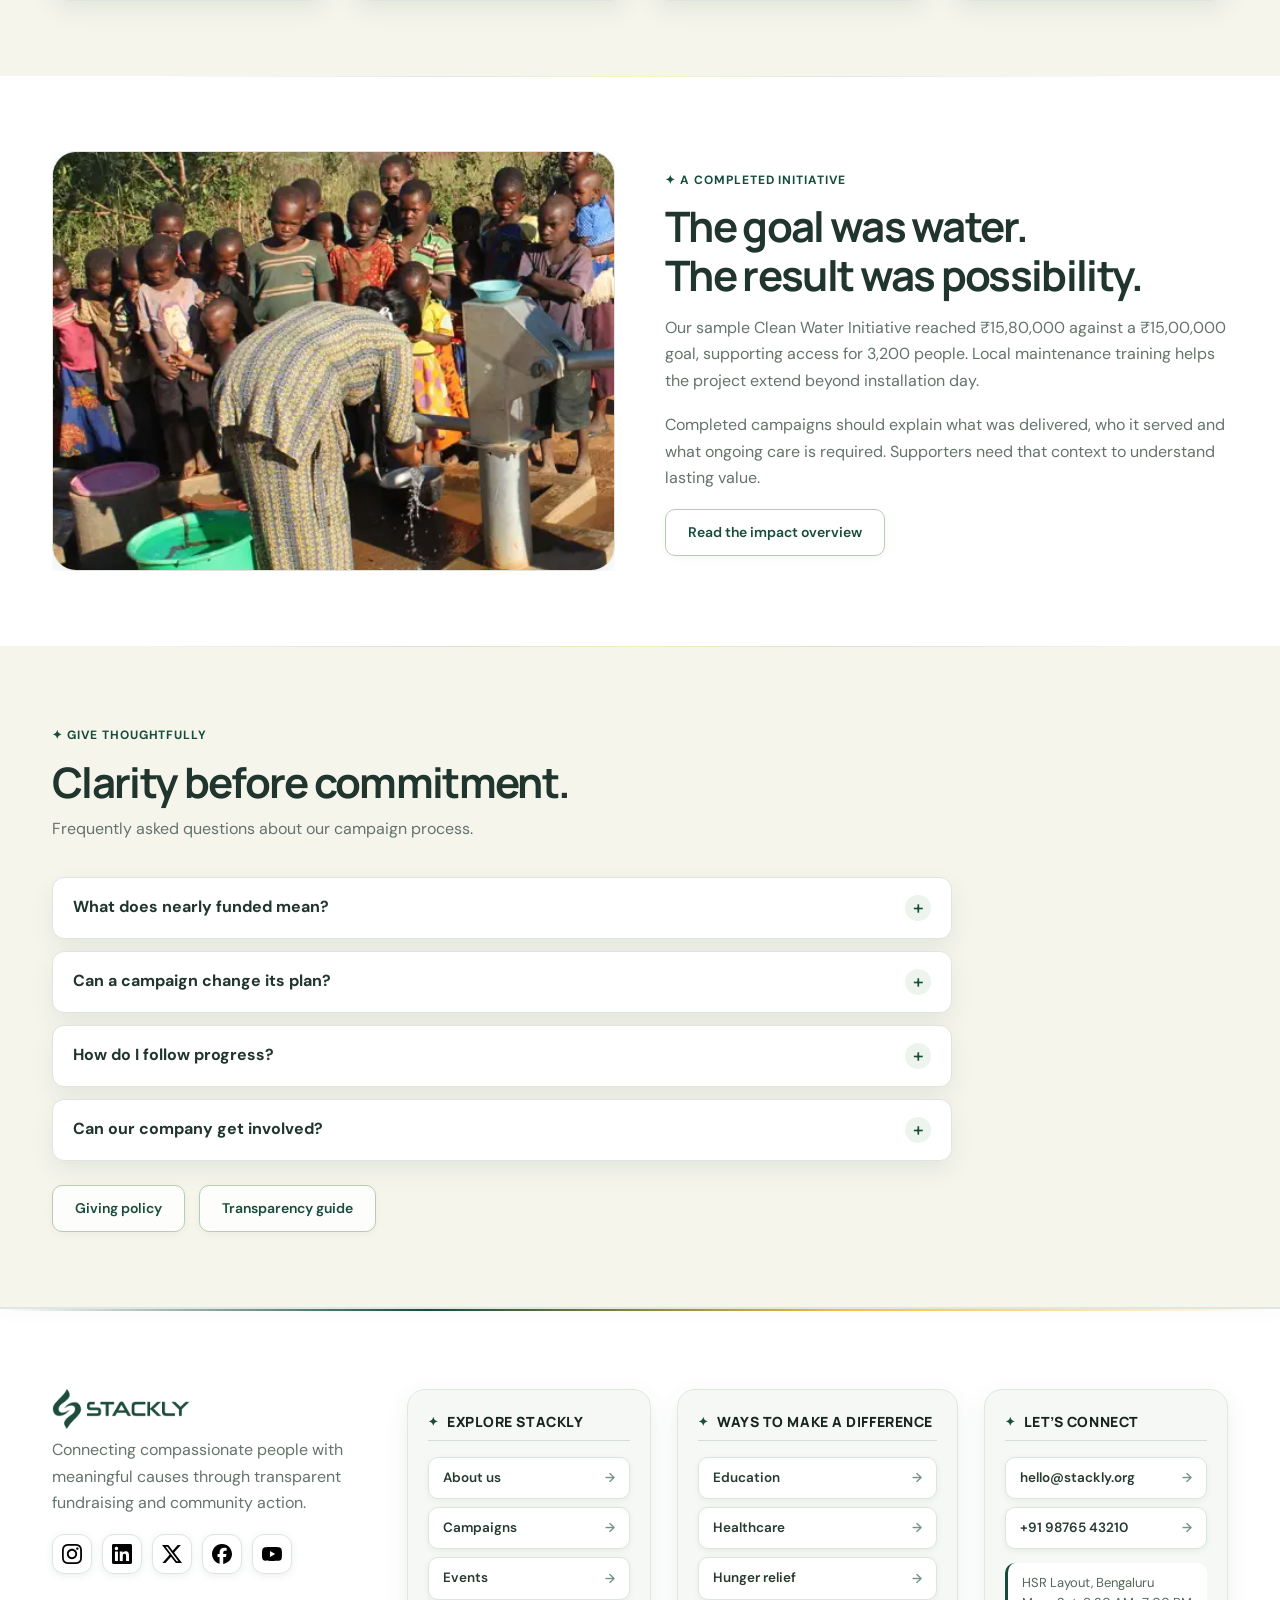
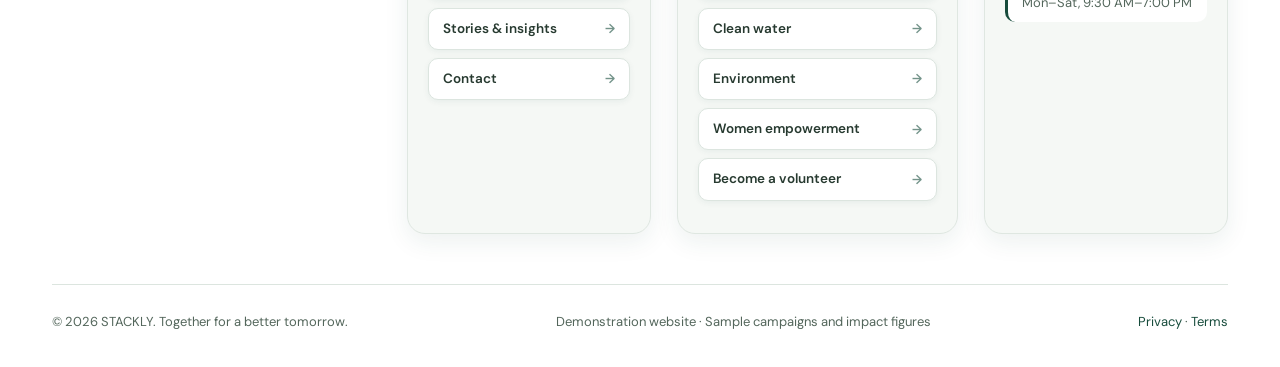
<file: campaigns.html>
<!DOCTYPE html>
<html lang="en">

<head>
    <meta charset="UTF-8">
    <meta name="viewport" content="width=device-width,initial-scale=1">
    <title>STACKLY | Support a Meaningful Cause</title>
    <meta name="description"
        content="Support a Meaningful Cause — STACKLY connects people with charity campaigns, volunteering and community impact.">
    <meta property="og:title" content="STACKLY | Support a Meaningful Cause">
    <meta property="og:description"
        content="Support a Meaningful Cause — STACKLY connects people with charity campaigns, volunteering and community impact.">
    <meta name="theme-color" content="#174c3c">
    <link rel="icon" type="image/svg+xml"
        href="data:image/svg+xml,%3Csvg xmlns=%27http://www.w3.org/2000/svg%27 viewBox=%270 0 32 32%27%3E%3Crect width=%2732%27 height=%2732%27 rx=%278%27 fill=%27%23174c3c%27/%3E%3Ctext x=%2716%27 y=%2724%27 text-anchor=%27middle%27 font-size=%2726%27 fill=%27%23e1ef8a%27%3E✦%3C/text%3E%3C/svg%3E">
    <link rel="stylesheet" href="assets/style.css">
    <script src="assets/data.js" defer></script>
    <script src="assets/main.js" defer></script>
</head>

<body>
    <div class="topbar">Small actions. Real impact. <span>✦ Together, we create meaningful change. ✦</span></div>
    <header>
        <div class="wrap nav"><a class="logo" href="index.html"><img src="assets/logo_gold.webp" alt="STACKLY" class="logo-img"></a>
            <nav aria-label="Main navigation"><a href="index.html">Home</a><a href="about.html">About Us</a><a
                    class="active" href="campaigns.html">Campaigns</a><a href="events.html">Events</a><a
                    href="blog.html">Blog</a><a href="contact.html">Contact</a></nav>
            <div class="nav-actions"><a href="signin.html">Sign In</a><a class="btn" href="campaigns.html">Donate Now
                    ♡</a></div><button class="menu" aria-label="Toggle navigation" aria-expanded="false">☰</button>
        </div>
    </header>
    <main id="main">
        <section class="page-hero">
            <div class="wrap page-hero-grid">
                <div>
                    <div class="breadcrumb"><a href="index.html">Home</a> / Campaigns</div><span class="eyebrow">✦
                        Verified initiatives</span>
                    <h1>Support a cause<br>that <em>matters.</em></h1>
                    <p>Choose a community initiative. Follow its real-time progress. Be part of what happens next.</p>
                        <div class="button-row"><a class="btn" href="404.html">Start a Campaign ♡</a><a class="btn outline"
                            href="404.html">How It Works</a></div>
                    <div class="supporters">
                        <div class="avatars"><span class="avatar">AR</span><span class="avatar">RM</span><span
                                class="avatar">PS</span><span class="avatar">+25K</span></div>
                        <div>
                            <div class="stars">★★★★★</div><strong>125+ active verified campaigns</strong>
                        </div>
                    </div>
                </div>
                <div class="hero-photo"><img src="assets/food distri.webp" alt="Education community initiative"
                        width="1000" height="700" fetchpriority="high"><span class="photo-tag">✦ Transparent
                        Giving</span>
                    <div class="photo-note"><span class="note-icon">♡</span>
                        <div><strong>₹4.8 Cr Raised Together</strong><small>Directly uplifting over 48,000
                                lives.</small></div>
                    </div>
                </div>
            </div>
        </section>
        <section class="section">
            <div class="wrap">
                <div class="split ">
                    <div class="image"><img src="assets/education.webp" alt="Education community initiative"
                            width="1000" height="700" loading="lazy"></div>
                    <div><span class="eyebrow">✦ Featured initiative · Education</span>
                        <h2>A school day full of possibility.</h2>
                        <p>Support learning resources for children in Karnataka.</p>
                        <p>₹8,76,000 raised · 73% funded</p><button type="button" class="btn" data-donate="0" onclick="window.location.href='404.html'">
    Support this campaign
</button>
                    </div>
                </div><input class="search" id="campaign-search" aria-label="Search campaigns"
                    placeholder="Search for a cause or location" style="margin-top:35px">
                <div class="filterbar"><button class="chip active" data-filter="All Campaigns">All
                        Campaigns</button><button class="chip " data-filter="Education">Education</button><button
                        class="chip " data-filter="Healthcare">Healthcare</button><button class="chip "
                        data-filter="Hunger">Hunger</button><button class="chip " data-filter="Clean Water">Clean
                        Water</button><button class="chip " data-filter="Emergency Relief">Emergency
                        Relief</button><button class="chip " data-filter="Environment">Environment</button><button
                        class="chip " data-filter="Community">Community</button><button class="chip "
                        data-filter="Women Empowerment">Women Empowerment</button></div>
                <div class="grid" id="campaign-grid">
                    <article class="card" data-category="Education" data-search="Education for Every Child Karnataka">
                        <div class="image"><img src="assets/education.webp"
                                alt="Education for Every Child community initiative" width="1000" height="700"
                                loading="lazy"><span class="tag">Education</span></div>
                        <div class="card-body">
                            <div class="meta"><span>Karnataka, India</span><span>24 days left</span></div>
                            <h3>Education for Every Child</h3>
                            <p>Help children stay in school with books, learning resources and classroom support.</p>
                            <div class="funding"><strong>₹8,76,000 raised</strong><span>73%</span></div>
                            <div class="progress" role="progressbar" aria-label="Education for Every Child funding"
                                aria-valuenow="73" aria-valuemin="0" aria-valuemax="100"><span style="width:73%"></span>
                            </div>
                            <div class="funding"><span>Goal: ₹12,00,000</span><span>1,248 supporters</span></div>
                                <div class="card-actions"><button type="button" class="btn" data-donate="0" onclick="window.location.href='404.html'">
    Donate Now
</button><button
                                    type="button" class="table-button" data-details="0" onclick="window.location.href='404.html'">
    View campaign
</button></div>
                        </div>
                    </article>
                    <article class="card" data-category="Clean Water"
                        data-search="Clean Water. Brighter Futures. Rajasthan">
                        <div class="image"><img src="assets/water.webp"
                                alt="Clean Water. Brighter Futures. community initiative" width="1000" height="700"
                                loading="lazy"><span class="tag">Clean Water</span></div>
                        <div class="card-body">
                            <div class="meta"><span>Rajasthan, India</span><span>18 days left</span></div>
                            <h3>Clean Water. Brighter Futures.</h3>
                            <p>Support reliable water access and community-led maintenance in rural villages.</p>
                            <div class="funding"><strong>₹13,50,000 raised</strong><span>75%</span></div>
                            <div class="progress" role="progressbar" aria-label="Clean Water. Brighter Futures. funding"
                                aria-valuenow="75" aria-valuemin="0" aria-valuemax="100"><span style="width:75%"></span>
                            </div>
                            <div class="funding"><span>Goal: ₹18,00,000</span><span>1,785 supporters</span></div>
                                <div class="card-actions"><button type="button" class="btn" data-donate="1">Donate Now</button><button
                                    type="button" class="table-button" data-details="1">View campaign</button></div>
                        </div>
                    </article>
                    <article class="card" data-category="Hunger"
                        data-search="A Meal Today. Hope for Tomorrow. Bengaluru">
                        <div class="image"><img src="assets/food.webp"
                                alt="A Meal Today. Hope for Tomorrow. community initiative" width="1000" height="700"
                                loading="lazy"><span class="tag">Hunger</span></div>
                        <div class="card-body">
                            <div class="meta"><span>Bengaluru, India</span><span>9 days left</span></div>
                            <h3>A Meal Today. Hope for Tomorrow.</h3>
                            <p>Help community kitchens provide nutritious meals and groceries for families.</p>
                            <div class="funding"><strong>₹6,72,000 raised</strong><span>84%</span></div>
                            <div class="progress" role="progressbar"
                                aria-label="A Meal Today. Hope for Tomorrow. funding" aria-valuenow="84"
                                aria-valuemin="0" aria-valuemax="100"><span style="width:84%"></span></div>
                            <div class="funding"><span>Goal: ₹8,00,000</span><span>965 supporters</span></div>
                                <div class="card-actions"><button type="button" class="btn" data-donate="0" onclick="window.location.href='404.html'">
    Donate Now
</button><button
                                    type="button" class="table-button" data-details="0" onclick="window.location.href='404.html'">
    View campaign
</button></div>
                        </div>
                    </article>
                    <article class="card" data-category="Healthcare" data-search="Healthcare Within Reach Tamil Nadu">
                        <div class="image"><img src="assets/health.webp"
                                alt="Healthcare Within Reach community initiative" width="1000" height="700"
                                loading="lazy"><span class="tag">Healthcare</span></div>
                        <div class="card-body">
                            <div class="meta"><span>Tamil Nadu, India</span><span>32 days left</span></div>
                            <h3>Healthcare Within Reach</h3>
                            <p>Bring preventive screenings and essential care closer to underserved families.</p>
                            <div class="funding"><strong>₹9,45,000 raised</strong><span>63%</span></div>
                            <div class="progress" role="progressbar" aria-label="Healthcare Within Reach funding"
                                aria-valuenow="63" aria-valuemin="0" aria-valuemax="100"><span style="width:63%"></span>
                            </div>
                            <div class="funding"><span>Goal: ₹15,00,000</span><span>810 supporters</span></div>
                               <div class="card-actions">
    <button class="btn" data-donate="0" type="button">Donate Now</button>
    <button class="table-button" data-details="0" type="button">View Campaign</button>
</div>

<script>
document.querySelectorAll('.card-actions button').forEach(button => {
    button.addEventListener('click', function () {
        window.location.href = '404.html';
    });
});
</script>
                        </div>
                    </article>
                    <article class="card" data-category="Emergency Relief"
                        data-search="Rebuild Together After the Floods Assam">
                        <div class="image"><img src="assets/volunteer.webp"
                                alt="Rebuild Together After the Floods community initiative" width="1000" height="700"
                                loading="lazy"><span class="tag">Emergency Relief</span></div>
                        <div class="card-body">
                            <div class="meta"><span>Assam, India</span><span>12 days left</span></div>
                            <h3>Rebuild Together After the Floods</h3>
                            <p>Help families recover with shelter supplies and local support.</p>
                            <div class="funding"><strong>₹15,60,000 raised</strong><span>78%</span></div>
                            <div class="progress" role="progressbar"
                                aria-label="Rebuild Together After the Floods funding" aria-valuenow="78"
                                aria-valuemin="0" aria-valuemax="100"><span style="width:78%"></span></div>
                            <div class="funding"><span>Goal: ₹20,00,000</span><span>2,103 supporters</span></div>
                               <div class="card-actions">
    <button class="btn" data-donate="0" type="button">Donate Now</button>
    <button class="table-button" data-details="0" type="button">View Campaign</button>
</div>

<script>
document.querySelectorAll('.card-actions button').forEach(button => {
    button.addEventListener('click', function () {
        window.location.href = '404.html';
    });
});
</script>
                        </div>
                    </article>
                    <article class="card" data-category="Women Empowerment"
                        data-search="Skills That Open New Doors Maharashtra">
                        <div class="image"><img src="assets/images.webp"
                                alt="Skills That Open New Doors community initiative" width="1000" height="700"
                                loading="lazy"><span class="tag">Women Empowerment</span></div>
                        <div class="card-body">
                            <div class="meta"><span>Maharashtra, India</span><span>41 days left</span></div>
                            <h3>Skills That Open New Doors</h3>
                            <p>Support training and mentoring for women-led livelihoods.</p>
                            <div class="funding"><strong>₹4,80,000 raised</strong><span>53%</span></div>
                            <div class="progress" role="progressbar" aria-label="Skills That Open New Doors funding"
                                aria-valuenow="53" aria-valuemin="0" aria-valuemax="100"><span style="width:53%"></span>
                            </div>
                            <div class="funding"><span>Goal: ₹9,00,000</span><span>604 supporters</span></div>
                                    <div class="card-actions">
    <button class="btn" data-donate="0" type="button">Donate Now</button>
    <button class="table-button" data-details="0" type="button">View Campaign</button>
</div>

<script>
document.querySelectorAll('.card-actions button').forEach(button => {
    button.addEventListener('click', function () {
        window.location.href = '404.html';
    });
});
</script>
                            </div>
                    </article>
                    <article class="card" data-category="Community" data-search="Care Beyond a Lifetime Bengaluru">
                        <div class="image"><img src="assets/img.webp"
                                alt="Care Beyond a Lifetime community initiative" width="1000" height="700"
                                loading="lazy"><span class="tag">Community</span></div>
                        <div class="card-body">
                            <div class="meta"><span>Bengaluru, India</span><span>27 days left</span></div>
                            <h3>Care Beyond a Lifetime</h3>
                            <p>Connect older adults with meals, companionship and wellbeing checks.</p>
                            <div class="funding"><strong>₹3,60,000 raised</strong><span>60%</span></div>
                            <div class="progress" role="progressbar" aria-label="Care Beyond a Lifetime funding"
                                aria-valuenow="60" aria-valuemin="0" aria-valuemax="100"><span style="width:60%"></span>
                            </div>
                            <div class="funding"><span>Goal: ₹6,00,000</span><span>439 supporters</span></div>
                                <div class="card-actions">
    <button class="btn" data-donate="0" type="button">Donate Now</button>
    <button class="table-button" data-details="0" type="button">View Campaign</button>
</div>

<script>
document.querySelectorAll('.card-actions button').forEach(button => {
    button.addEventListener('click', function () {
        window.location.href = '404.html';
    });
});
</script>
                        </div>
                    </article>
                    <article class="card" data-category="Environment" data-search="Grow a Greener Community Karnataka">
                        <div class="image"><img src="assets/nature.webp"
                                alt="Grow a Greener Community community initiative" width="1000" height="700"
                                loading="lazy"><span class="tag">Environment</span></div>
                        <div class="card-body">
                            <div class="meta"><span>Karnataka, India</span><span>6 days left</span></div>
                            <h3>Grow a Greener Community</h3>
                            <p>Plant native trees and equip communities to care for green spaces.</p>
                            <div class="funding"><strong>₹2,85,000 raised</strong><span>95%</span></div>
                            <div class="progress" role="progressbar" aria-label="Grow a Greener Community funding"
                                aria-valuenow="95" aria-valuemin="0" aria-valuemax="100"><span style="width:95%"></span>
                            </div>
                            <div class="funding"><span>Goal: ₹3,00,000</span><span>526 supporters</span></div>
                                <div class="card-actions">
    <button class="btn" data-donate="0" type="button">Donate Now</button>
    <button class="table-button" data-details="0" type="button">View Campaign</button>
</div>

<script>
document.querySelectorAll('.card-actions button').forEach(button => {
    button.addEventListener('click', function () {
        window.location.href = '404.html';
    });
});
</script>
                        </div>
                    </article>
                </div>
                <p id="no-results" class="empty" hidden>No campaigns match. Try another cause or location.</p>
            </div>
        </section>
        <section class="section soft">
            <div class="wrap">
                <div class="urgent">
                    <div><span class="eyebrow">✦ Urgent community support</span>
                        <h3>Rebuild after the floods.</h3>
                        <p>Help families reach the next recovery milestone.</p>
                    </div><button type="button" class="btn" data-donate="0" onclick="window.location.href='404.html'">
    Support this campaign
</button>
                </div>
                <div class="feature-cards" style="margin-top:30px">
                    <div class="feature">
                        <h3>Nearly funded</h3>
                            <p>Green Communities is at 95% of its goal.</p><button type="button" class="table-button"
    data-donate="7"
    onclick="window.location.href='404.html'">
    Support native trees
</button>
                    </div>
                    <div class="feature">
                        <h3>Recently added</h3>
                        <p>Women-led skills programmes create new paths to livelihoods.</p><button type="button" class="table-button"
    data-details="5"
    onclick="window.location.href='404.html'">
    Explore the initiative
</button>
                    </div>
                    <div class="feature">
                        <h3>Shared impact</h3>
                        <p>Workplace teams and community groups can contribute together.</p><a class="text-link"
                            href="404.html">Discuss a partnership →</a>
                    </div>
                </div>
            </div>
        </section>
        <section class="section">
            <div class="wrap">
                <div class="newsletter">
                    <div><span class="eyebrow" style="color:var(--lime)">✦ A little hope in your inbox</span>
                        <h2>Stay connected to the change.</h2>
                        <p>Impact stories, community updates and ways to get involved.</p>
                    </div>
                    <form data-form="newsletter" novalidate><label>Your email address<input type="email" name="email"
                                placeholder="you@example.com" required></label><button class="btn light" type="button" onclick="window.location.href='404.html'">
    Join our community
</button><span class="form-result" aria-live="polite"></span></form>
                </div>
            </div>
        </section>
        <section class="section soft">
            <div class="wrap">
                <div class="section-head">
                    <div><span class="eyebrow">✦ Understand the journey</span>
                        <h2>What happens after a campaign receives support?</h2>
                        <p>Clear accountability from day one to milestone delivery.</p>
                    </div>
                </div>
                <div class="steps">
                    <div class="step"><span class="num">01</span>
                        <h3>Prepare</h3>
                        <p>Confirm the budget, local responsibilities and first milestone.</p>
                    </div>
                    <div class="step"><span class="num">02</span>
                        <h3>Coordinate</h3>
                        <p>Organise supplies and schedules with the community team.</p>
                    </div>
                    <div class="step"><span class="num">03</span>
                        <h3>Deliver</h3>
                        <p>Provide resources with care, accessibility and dignity.</p>
                    </div>
                    <div class="step"><span class="num">04</span>
                        <h3>Report</h3>
                        <p>Share progress, outcomes and lessons from the work.</p>
                    </div>
                </div>
            </div>
        </section>
        <section class="section">
            <div class="wrap">
                <div class="split ">
                    <div class="image"><img src="assets/water.webp" alt="Water community initiative" width="1000"
                            height="700" loading="lazy"></div>
                    <div><span class="eyebrow">✦ A completed initiative</span>
                        <h2>The goal was water.<br>The result was possibility.</h2>
                        <p>Our sample Clean Water Initiative reached ₹15,80,000 against a ₹15,00,000 goal, supporting
                            access for 3,200 people. Local maintenance training helps the project extend beyond
                            installation day.</p>
                        <p>Completed campaigns should explain what was delivered, who it served and what ongoing care is
                            required. Supporters need that context to understand lasting value.</p><a
                            class="btn outline" href="404.html">Read the impact overview</a>
                    </div>
                </div>
            </div>
        </section>
        <section class="section soft">
            <div class="wrap">
                <div class="section-head">
                    <div><span class="eyebrow">✦ Give thoughtfully</span>
                        <h2>Clarity before commitment.</h2>
                        <p>Frequently asked questions about our campaign process.</p>
                    </div>
                </div>
                <div class="faq">
                    <details>
                        <summary>What does nearly funded mean?</summary>
                        <p>The sample campaign is close to its displayed fundraising goal. It does not guarantee
                            completion or a particular outcome.</p>
                    </details>
                    <details>
                        <summary>Can a campaign change its plan?</summary>
                        <p>Projects may adapt to costs, availability or community feedback. Supporters should be told
                            what changed and how that affects delivery.</p>
                    </details>
                    <details>
                        <summary>How do I follow progress?</summary>
                        <p>The donor dashboard contains sample updates, giving history and illustrative impact figures.
                            No real donation record is created by the preview.</p>
                    </details>
                    <details>
                        <summary>Can our company get involved?</summary>
                        <p>Explore workplace volunteering or a partnership using the contact page. The current enquiry
                            flow is a demonstration.</p>
                    </details>
                </div>
                <div class="button-row"><a class="btn outline" href="404.html">Giving policy</a><a
                    class="btn outline" href="404.html">Transparency guide</a></div>
            </div>
        </section>
    </main>
    <footer>
        <div class="wrap">
            <div class="footer-grid">
                <div><a class="logo" href="index.html"><img src="assets/logo_gold.webp" alt="STACKLY"
                            class="logo-img"></a>
                    <p>Connecting compassionate people with meaningful causes through transparent fundraising and
                        community action.</p>
                    <div class="social-links"><a href="404.html" aria-label="Open Instagram platform"
                            title="Instagram"><img src="assets/social/instagram.svg" width="20" height="20"
                                alt="Instagram logo"></a><a href="404.html" aria-label="Open LinkedIn platform"
                            title="LinkedIn"><img src="assets/social/linkedin.svg" width="20" height="20"
                                alt="LinkedIn logo"></a><a href="404.html" aria-label="Open X platform" title="X"><img
                                src="assets/social/x.svg" width="20" height="20" alt="X logo"></a><a href="404.html"
                            aria-label="Open Facebook platform" title="Facebook"><img src="assets/social/facebook.svg"
                                width="20" height="20" alt="Facebook logo"></a><a href="404.html"
                            aria-label="Open YouTube platform" title="YouTube"><img src="assets/social/youtube.svg"
                                width="20" height="20" alt="YouTube logo"></a></div>
                </div>
                <div class="footer-links">
                    <h4>Explore STACKLY</h4><a href="about.html">About us</a><a href="campaigns.html">Campaigns</a><a
                        href="events.html">Events</a><a href="blog.html">Stories &amp; insights</a><a
                        href="contact.html">Contact</a>
                </div>
                <div class="footer-links">
                    <h4>Ways to make a difference</h4><a href="campaigns.html">Education</a><a
                        href="campaigns.html">Healthcare</a><a href="campaigns.html">Hunger relief</a><a
                        href="campaigns.html">Clean
                        water</a><a href="campaigns.html">Environment</a><a href="campaigns.html">Women
                        empowerment</a><a href="events.html">Become a volunteer</a>
                </div>
                <div class="footer-links">
                    <h4>Let’s connect</h4><a href="mailto:hello@stackly.org">hello@stackly.org</a><a
                        href="tel:+919876543210">+91 98765 43210</a>
                    <p>HSR Layout, Bengaluru<br>Mon–Sat, 9:30 AM–7:00 PM</p>
                </div>
            </div>
            <div class="footer-bottom"><span>© 2026 STACKLY. Together for a better tomorrow.</span><span>Demonstration
                    website · Sample campaigns and impact figures</span><span><a href="donation-policy.html">Privacy</a> · <a
                        href="donation-policy.html">Terms</a></span></div>
        </div>
    </footer>
</body>

</html>
</file>
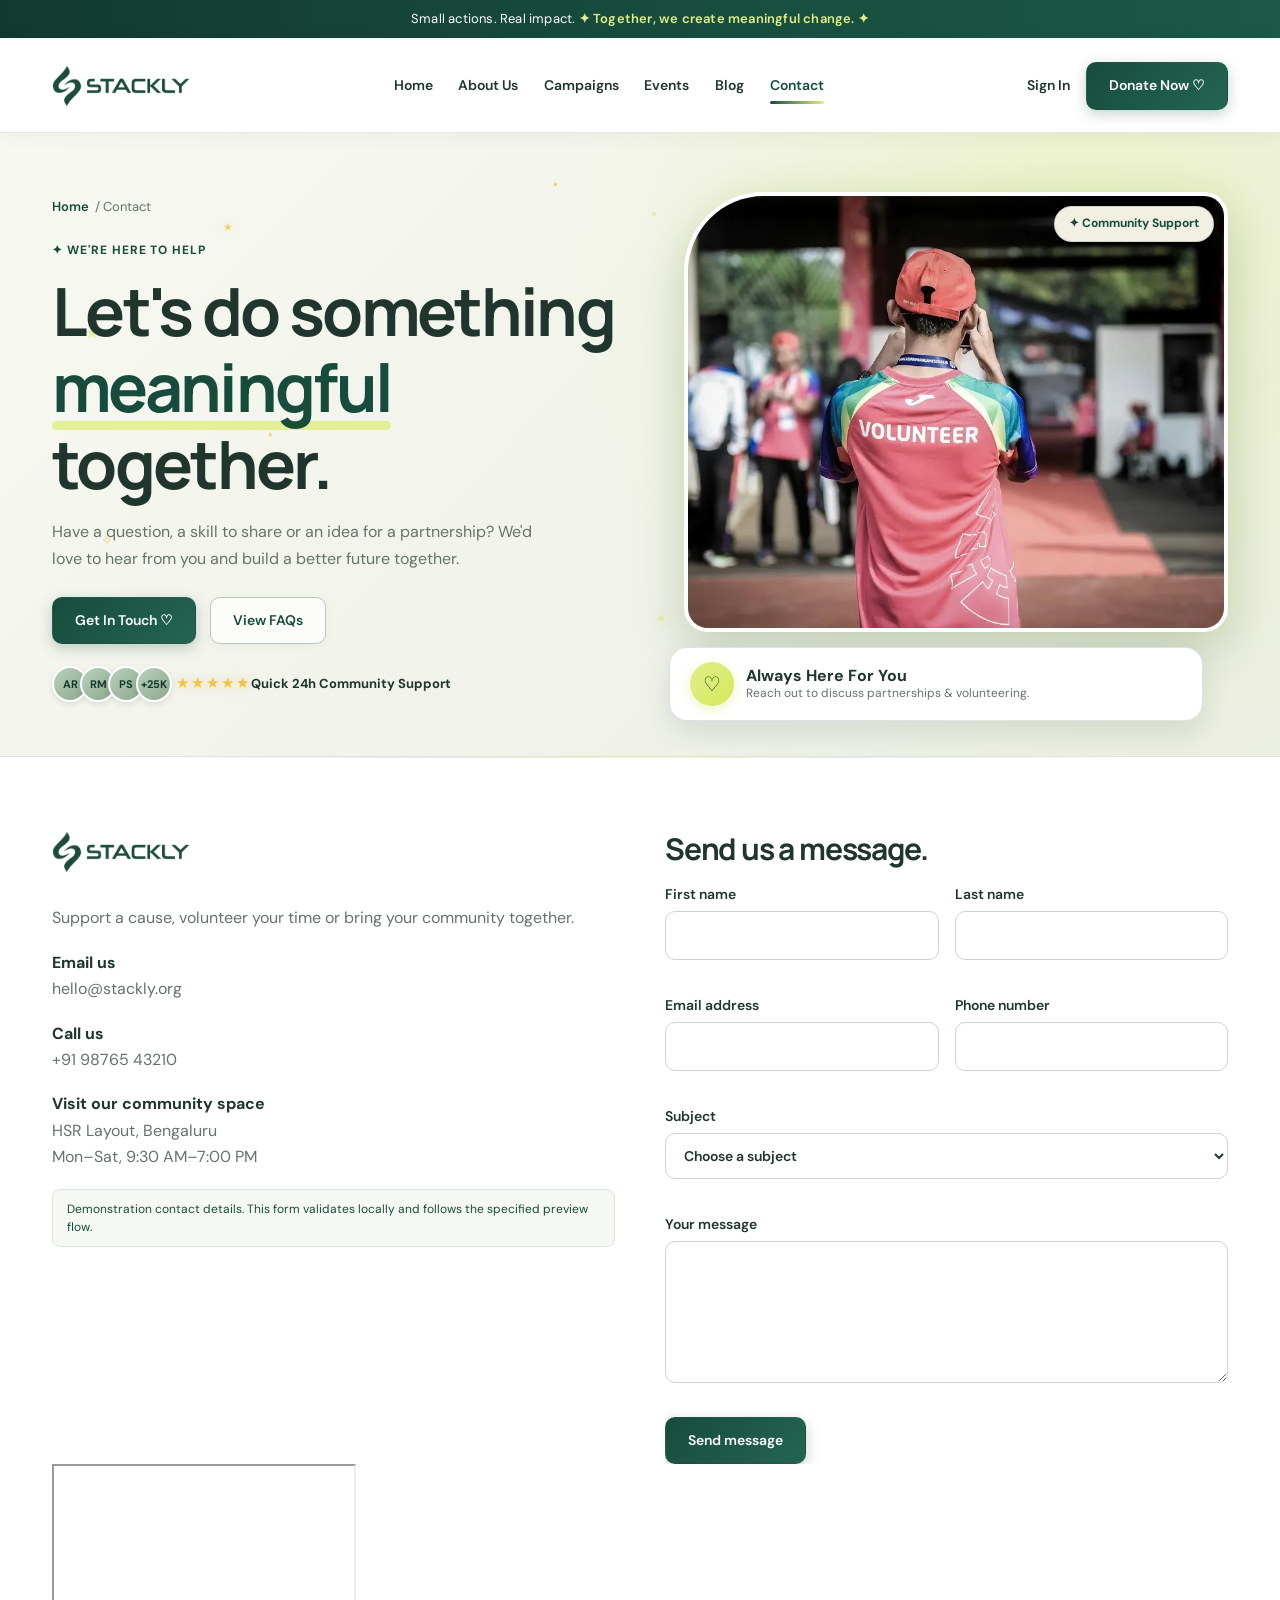
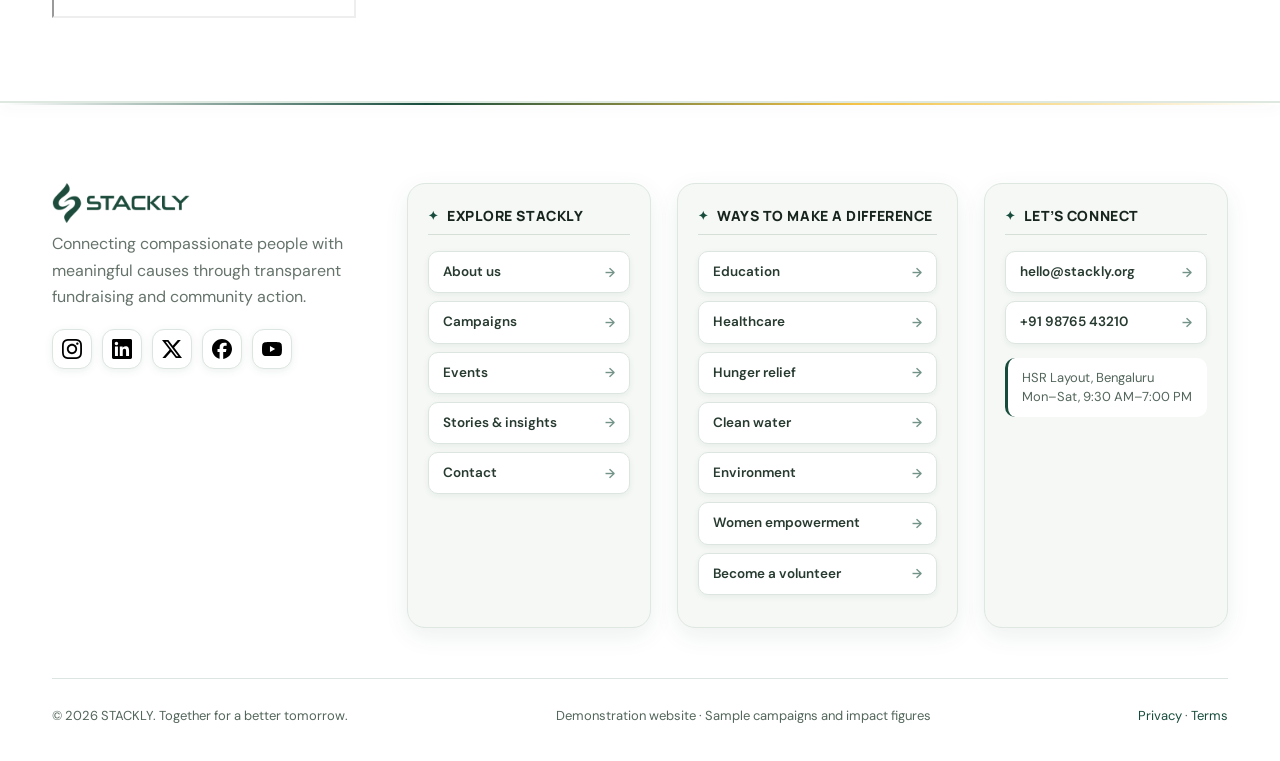
<file: contact.html>
<!DOCTYPE html>
<html lang="en">

<head>
    <meta charset="UTF-8">
    <meta name="viewport" content="width=device-width,initial-scale=1">
    <title>STACKLY | Contact Our Community</title>
    <meta name="description"
        content="Contact Our Community — STACKLY connects people with charity campaigns, volunteering and community impact.">
    <meta property="og:title" content="STACKLY | Contact Our Community">
    <meta property="og:description"
        content="Contact Our Community — STACKLY connects people with charity campaigns, volunteering and community impact.">
    <meta name="theme-color" content="#174c3c">
    <link rel="icon" type="image/webp" href="assets/logo_gold.webp">
    <link rel="stylesheet" href="assets/style.css">
    <script src="assets/data.js" defer></script>
    <script src="assets/main.js" defer></script>
</head>

<body>
    <div class="topbar">Small actions. Real impact. <span>✦ Together, we create meaningful change. ✦</span></div>
    <header>
        <div class="wrap nav"><a class="logo" href="index.html"><img src="assets/logo_gold.webp" alt="STACKLY" class="logo-img"></a>
            <nav aria-label="Main navigation"><a href="index.html">Home</a><a href="about.html">About Us</a><a
                    href="campaigns.html">Campaigns</a><a href="events.html">Events</a><a href="blog.html">Blog</a><a
                    class="active" href="contact.html">Contact</a></nav>
            <div class="nav-actions"><a href="signin.html">Sign In</a><a class="btn" href="404.html">Donate Now
                    ♡</a></div><button class="menu" aria-label="Toggle navigation" aria-expanded="false">☰</button>
        </div>
    </header>
    <main id="main">
        <section class="page-hero">
            <div class="wrap page-hero-grid">
                <div>
                    <div class="breadcrumb"><a href="index.html">Home</a> / Contact</div><span class="eyebrow">✦ We're
                        here to help</span>
                    <h1>Let's do something<br><em>meaningful</em> together.</h1>
                    <p>Have a question, a skill to share or an idea for a partnership? We'd love to hear from you and
                        build a better future together.</p>
                    <div class="button-row"><a class="btn" href="404.html">Get In Touch ♡</a><a class="btn outline"
                            href="404.html">View FAQs</a></div>
                    <div class="supporters">
                        <div class="avatars"><span class="avatar">AR</span><span class="avatar">RM</span><span
                                class="avatar">PS</span><span class="avatar">+25K</span></div>
                        <div>
                            <div class="stars">★★★★★</div><strong>Quick 24h Community Support</strong>
                        </div>
                    </div>
                </div>
                <div class="hero-photo"><img src="assets/volunteer.webp" alt="Community support team" width="1000"
                        height="700" fetchpriority="high"><span class="photo-tag">✦ Community Support</span>
                    <div class="photo-note"><span class="note-icon">♡</span>
                        <div><strong>Always Here For You</strong><small>Reach out to discuss partnerships &
                                volunteering.</small></div>
                    </div>
                </div>
            </div>
        </section>
        <section class="section">
            <div class="wrap">
                <div class="split" style="align-items:start">
                    <div><a class="logo" href="index.html"><img src="assets/logo_gold.webp" alt="STACKLY" class="logo-img"></a>
                        <p style="margin-top:25px">Support a cause, volunteer your time or bring your community
                            together.</p>
                        <div class="contact-info"><strong>Email us</strong>
                            <p><a href="mailto:hello@stackly.org">hello@stackly.org</a></p><strong>Call us</strong>
                            <p><a href="tel:+919876543210">+91 98765 43210</a></p><strong>Visit our community
                                space</strong>
                            <p>HSR Layout, Bengaluru<br>Mon–Sat, 9:30 AM–7:00 PM</p>
                        </div>
                        <p class="demo-note">Demonstration contact details. This form validates locally and follows the
                            specified preview flow.</p>
                    </div>
                    <div class="form-panel">
                        <h2 style="font-size:30px">Send us a message.</h2>
                        <form data-form="contact" novalidate>
                            <div class="two-fields"><label>First name<input name="first" type="text" required><span
                                        class="field-error"></span></label><label>Last name<input name="last"
                                        type="text" required><span class="field-error"></span></label></div>
                            <div class="two-fields"><label>Email address<input name="email" type="email" required><span
                                        class="field-error"></span></label><label>Phone number<input name="phone"
                                        type="tel" required inputmode="numeric"><span
                                        class="field-error"></span></label></div><label>Subject<select name="subject"
                                    required>
                                    <option value="">Choose a subject</option>
                                    <option>General enquiry</option>
                                    <option>Volunteering</option>
                                    <option>Partnerships</option>
                                    <option>Campaign support</option>
                                </select><span class="field-error"></span></label><label>Your message<textarea
                                    name="message" rows="5" required></textarea><span
                                    class="field-error"></span></label><button class="btn wide-btn">Send
                                message</button><span class="form-result" aria-live="polite"></span>
                        </form>
                    </div>
                </div><iframe class="map" title="Map of HSR Layout, Bengaluru" loading="lazy"
                    src="https://maps.google.com/maps?q=HSR%20Layout%20Bengaluru&output=embed"></iframe>
            </div>
        </section>
    </main>
    <footer>
        <div class="wrap">
            <div class="footer-grid">
                <div><a class="logo" href="index.html"><img src="assets/logo_gold.webp" alt="STACKLY"
                            class="logo-img"></a>
                    <p>Connecting compassionate people with meaningful causes through transparent fundraising and
                        community action.</p>
                    <div class="social-links"><a href="404.html" aria-label="Open Instagram platform"
                            title="Instagram"><img src="assets/social/instagram.svg" width="20" height="20"
                                alt="Instagram logo"></a><a href="404.html" aria-label="Open LinkedIn platform"
                            title="LinkedIn"><img src="assets/social/linkedin.svg" width="20" height="20"
                                alt="LinkedIn logo"></a><a href="404.html" aria-label="Open X platform" title="X"><img
                                src="assets/social/x.svg" width="20" height="20" alt="X logo"></a><a href="404.html"
                            aria-label="Open Facebook platform" title="Facebook"><img src="assets/social/facebook.svg"
                                width="20" height="20" alt="Facebook logo"></a><a href="404.html"
                            aria-label="Open YouTube platform" title="YouTube"><img src="assets/social/youtube.svg"
                                width="20" height="20" alt="YouTube logo"></a></div>
                </div>
                <div class="footer-links">
                    <h4>Explore STACKLY</h4><a href="about.html">About us</a><a href="campaigns.html">Campaigns</a><a
                        href="events.html">Events</a><a href="blog.html">Stories &amp; insights</a><a
                        href="contact.html">Contact</a>
                </div>
                <div class="footer-links">
                    <h4>Ways to make a difference</h4><a href="404.html">Education</a><a
                        href="404.html">Healthcare</a><a href="404.html">Hunger relief</a><a
                        href="404.html">Clean
                        water</a><a href="404.html">Environment</a><a href="404.html">Women
                        empowerment</a><a href="404.html">Become a volunteer</a>
                </div>
                <div class="footer-links">
                    <h4>Let’s connect</h4><a href="404.html">hello@stackly.org</a><a
                        href="404.html">+91 98765 43210</a>
                    <p>HSR Layout, Bengaluru<br>Mon–Sat, 9:30 AM–7:00 PM</p>
                </div>
            </div>
            <div class="footer-bottom"><span>© 2026 STACKLY. Together for a better tomorrow.</span><span>Demonstration
                    website · Sample campaigns and impact figures</span><span><a href="404.html">Privacy</a> · <a
                        href="404.html">Terms</a></span></div>
        </div>
    </footer>
</body>

</html>
</file>
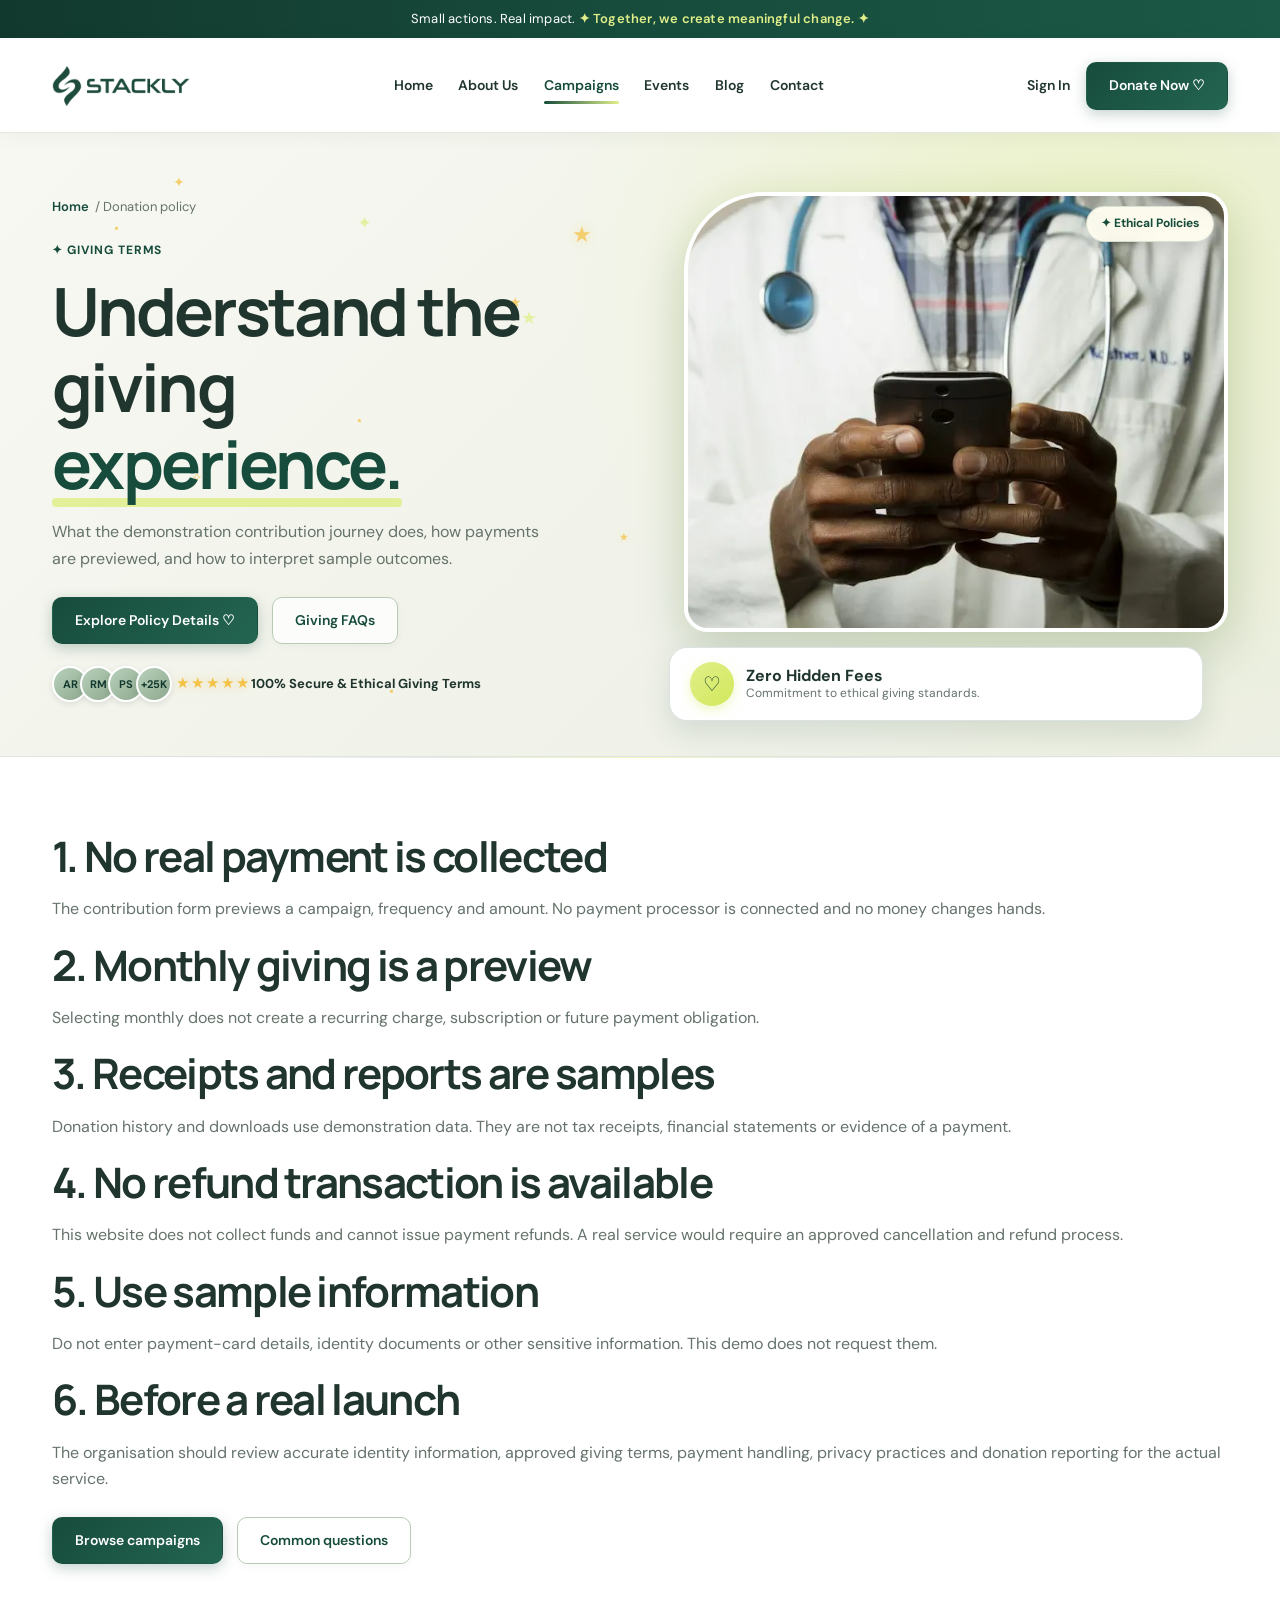
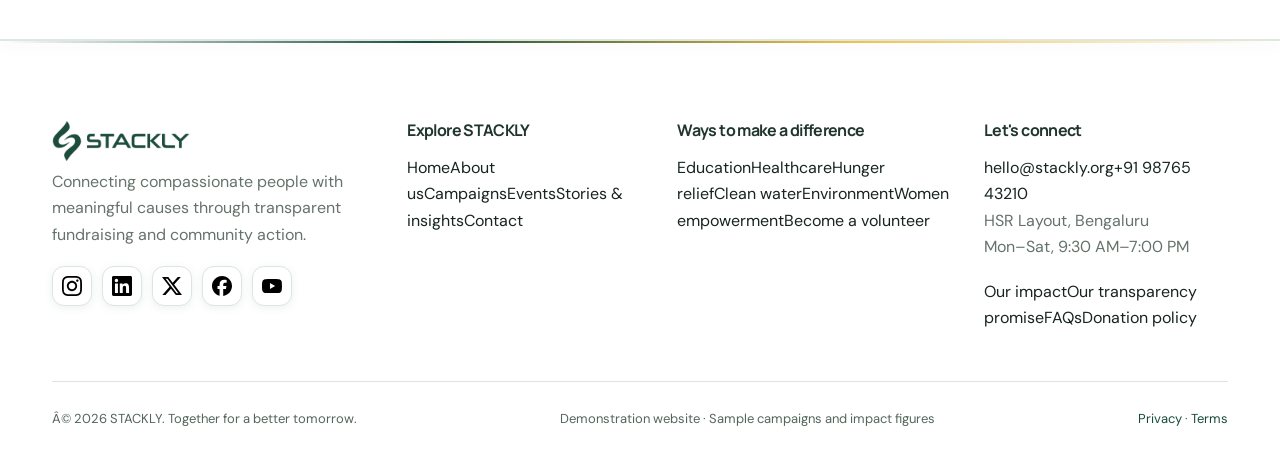
<file: donation-policy.html>
<!DOCTYPE html>
<html lang="en">

<head>
    <meta charset="UTF-8">
    <meta name="viewport" content="width=device-width,initial-scale=1">
    <title>STACKLY | Donation Policy & Demo Giving</title>
    <meta name="description"
        content="Donation Policy & Demo Giving — Practical guides and responsible community support with STACKLY.">
    <meta property="og:title" content="STACKLY | Donation Policy & Demo Giving">
    <meta property="og:description"
        content="Donation Policy & Demo Giving — Practical guides and responsible community support with STACKLY.">
    <meta name="theme-color" content="#174c3c">
    <link rel="icon" type="image/webp" href="assets/logo_gold.webp">
    <link rel="stylesheet" href="assets/style.css">
    <script src="assets/data.js" defer></script>
    <script src="assets/main.js" defer></script>
</head>

<body>
    <div class="topbar">Small actions. Real impact. <span>✦ Together, we create meaningful change. ✦</span></div>
    <header>
        <div class="wrap nav"><a class="logo" href="index.html"><img src="assets/logo_gold.webp" alt="STACKLY" class="logo-img"></a>
            <nav aria-label="Main navigation"><a href="index.html">Home</a><a href="about.html">About Us</a><a
                    href="campaigns.html">Campaigns</a><a href="events.html">Events</a><a href="blog.html">Blog</a><a
                    href="contact.html">Contact</a></nav>
            <div class="nav-actions"><a href="signin.html">Sign In</a><a class="btn" href="campaigns.html">Donate Now
                    ♡</a></div><button class="menu" aria-label="Toggle navigation" aria-expanded="false">☰</button>
        </div>
    </header>
    <main id="main">
        <section class="page-hero">
            <div class="wrap page-hero-grid">
                <div>
                    <div class="breadcrumb"><a href="index.html">Home</a> / Donation policy</div><span class="eyebrow">✦
                        Giving terms</span>
                    <h1>Understand the giving<br><em>experience.</em></h1>
                    <p>What the demonstration contribution journey does, how payments are previewed, and how to
                        interpret sample outcomes.</p>
                    <div class="button-row"><a class="btn" href="index.html">Explore Policy Details ♡</a><a
                            class="btn outline" href="index.html">Giving FAQs</a></div>
                    <div class="supporters">
                        <div class="avatars"><span class="avatar">AR</span><span class="avatar">RM</span><span
                                class="avatar">PS</span><span class="avatar">+25K</span></div>
                        <div>
                            <div class="stars">★★★★★</div><strong>100% Secure & Ethical Giving Terms</strong>
                        </div>
                    </div>
                </div>
                <div class="hero-photo"><img src="assets/health.webp" alt="Healthcare and responsible support"
                        width="1000" height="700" fetchpriority="high"><span class="photo-tag">✦ Ethical Policies</span>
                    <div class="photo-note"><span class="note-icon">♡</span>
                        <div><strong>Zero Hidden Fees</strong><small>Commitment to ethical giving standards.</small>
                        </div>
                    </div>
                </div>
            </div>
        </section>
        <section class="section">
            <div class="wrap">
                <div class="reading">
                    <h2>1. No real payment is collected</h2>
                    <p>The contribution form previews a campaign, frequency and amount. No payment processor is
                        connected and no money changes hands.</p>
                    <h2>2. Monthly giving is a preview</h2>
                    <p>Selecting monthly does not create a recurring charge, subscription or future payment obligation.
                    </p>
                    <h2>3. Receipts and reports are samples</h2>
                    <p>Donation history and downloads use demonstration data. They are not tax receipts, financial
                        statements or evidence of a payment.</p>
                    <h2>4. No refund transaction is available</h2>
                    <p>This website does not collect funds and cannot issue payment refunds. A real service would
                        require an approved cancellation and refund process.</p>
                    <h2>5. Use sample information</h2>
                    <p>Do not enter payment-card details, identity documents or other sensitive information. This demo
                        does not request them.</p>
                    <h2>6. Before a real launch</h2>
                    <p>The organisation should review accurate identity information, approved giving terms, payment
                        handling, privacy practices and donation reporting for the actual service.</p>
                    <div class="button-row"><a class="btn" href="campaigns.html">Browse campaigns</a><a
                            class="btn outline" href="faq.html">Common questions</a></div>
                </div>
            </div>
        </section>
    </main>
    <footer>
        <div class="wrap">
            <div class="footer-grid">
                <div><a class="logo" href="index.html"><img src="assets/logo_gold.webp" alt="STACKLY" class="logo-img"></a>
                    <p>Connecting compassionate people with meaningful causes through transparent fundraising and
                        community action.</p>
                    <div class="social-links"><a href="index.html" aria-label="Open Instagram platform"
                            title="Instagram"><img src="assets/social/instagram.svg" width="20" height="20"
                                alt="Instagram logo"></a><a href="index.html" aria-label="Open LinkedIn platform"
                            title="LinkedIn"><img src="assets/social/linkedin.svg" width="20" height="20"
                                alt="LinkedIn logo"></a><a href="index.html" aria-label="Open X platform" title="X"><img
                                src="assets/social/x.svg" width="20" height="20" alt="X logo"></a><a href="index.html"
                            aria-label="Open Facebook platform" title="Facebook"><img src="assets/social/facebook.svg"
                                width="20" height="20" alt="Facebook logo"></a><a href="index.html"
                            aria-label="Open YouTube platform" title="YouTube"><img src="assets/social/youtube.svg"
                                width="20" height="20" alt="YouTube logo"></a></div>
                </div>
                <div>
                    <h4>Explore STACKLY</h4><a href="index.html">Home</a><a href="index.html">About us</a><a
                        href="index.html">Campaigns</a><a href="index.html">Events</a><a href="index.html">Stories &
                        insights</a><a href="index.html">Contact</a>
                </div>
                <div>
                    <h4>Ways to make a difference</h4><a href="index.html">Education</a><a
                        href="index.html">Healthcare</a><a href="index.html">Hunger relief</a><a href="index.html">Clean
                        water</a><a href="index.html">Environment</a><a href="index.html">Women empowerment</a><a
                        href="index.html">Become a volunteer</a>
                </div>
                <div>
                    <h4>Let's connect</h4><a href="index.html">hello@stackly.org</a><a href="index.html">+91 98765 43210</a>
                    <p>HSR Layout, Bengaluru<br>Mon–Sat, 9:30 AM–7:00 PM</p><a href="index.html">Our impact</a><a
                        href="index.html">Our transparency promise</a><a href="index.html">FAQs</a><a
                        href="index.html">Donation policy</a>
                </div>
            </div>
            <div class="footer-bottom"><span>Â© 2026 STACKLY. Together for a better tomorrow.</span><span>Demonstration
                    website · Sample campaigns and impact figures</span><span><a href="index.html">Privacy</a> · <a
                        href="index.html">Terms</a></span></div>
        </div>
    </footer>
</body>

</html>
</file>
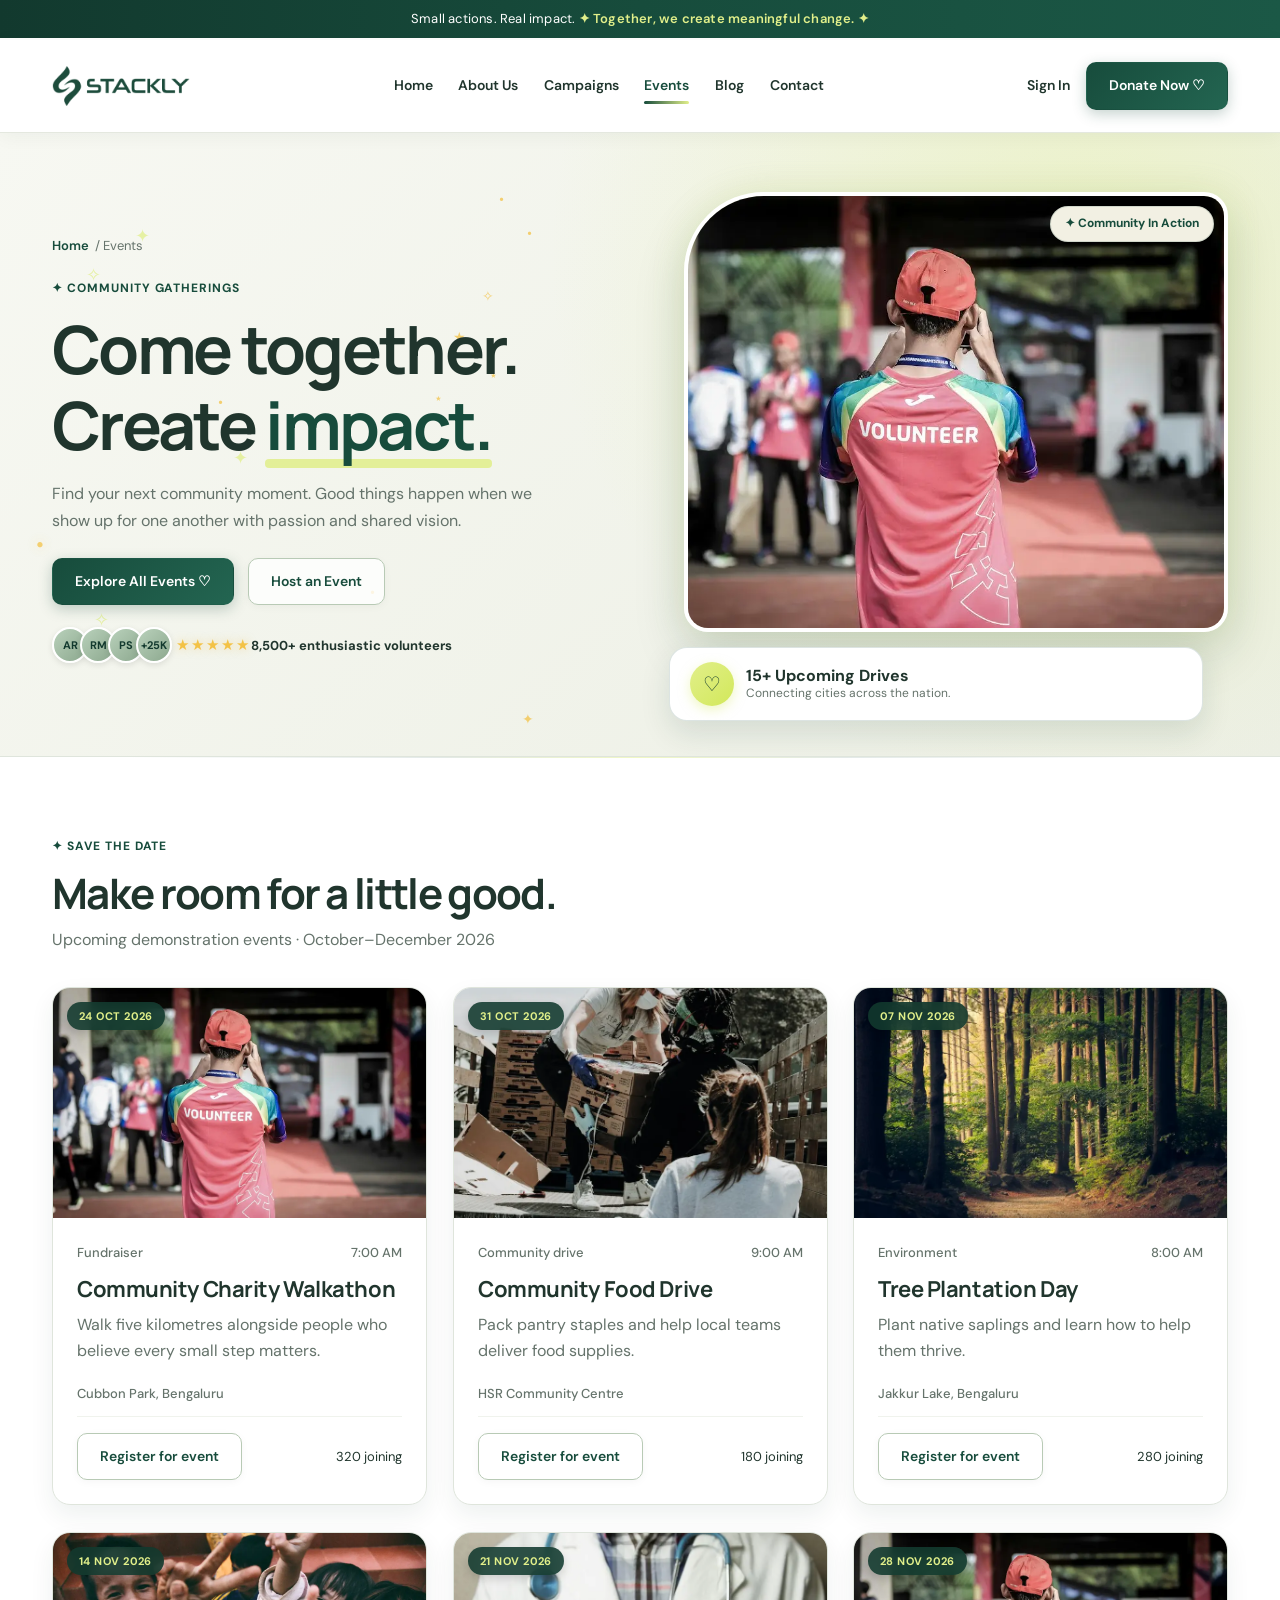
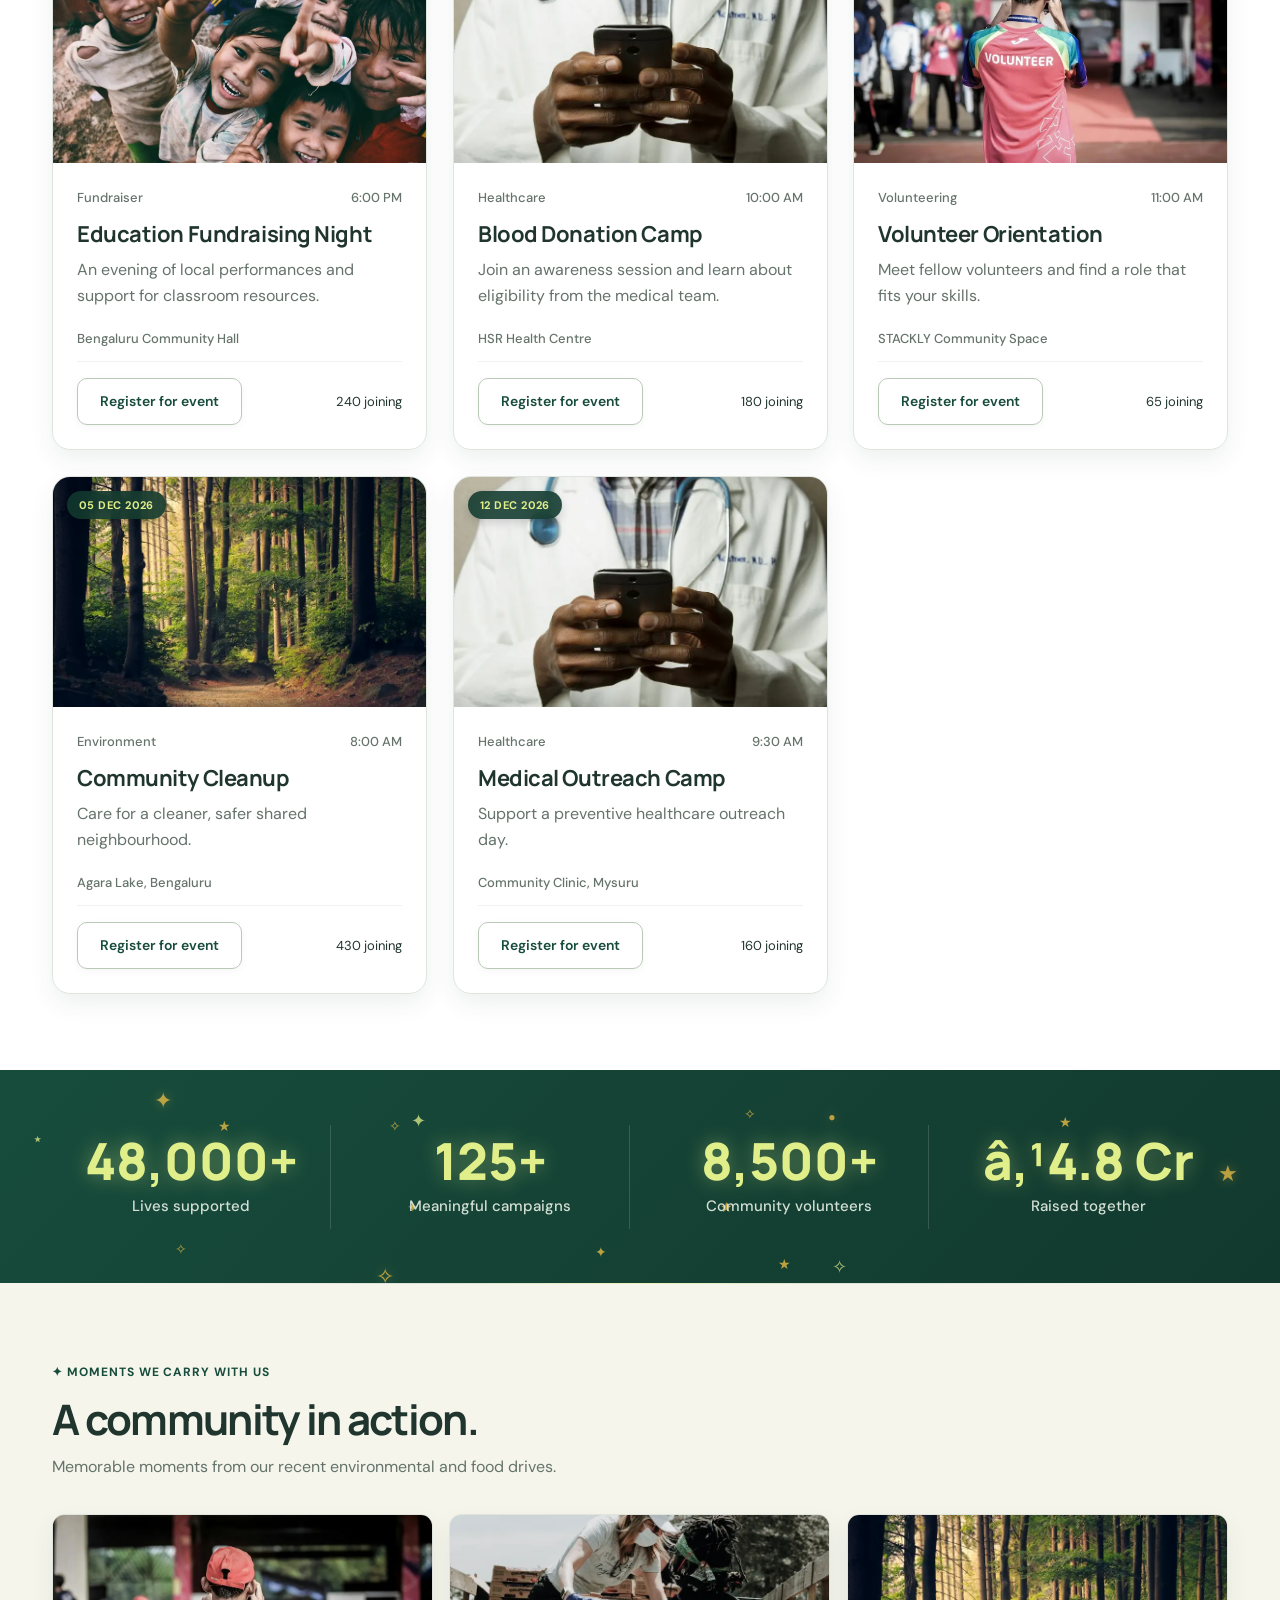
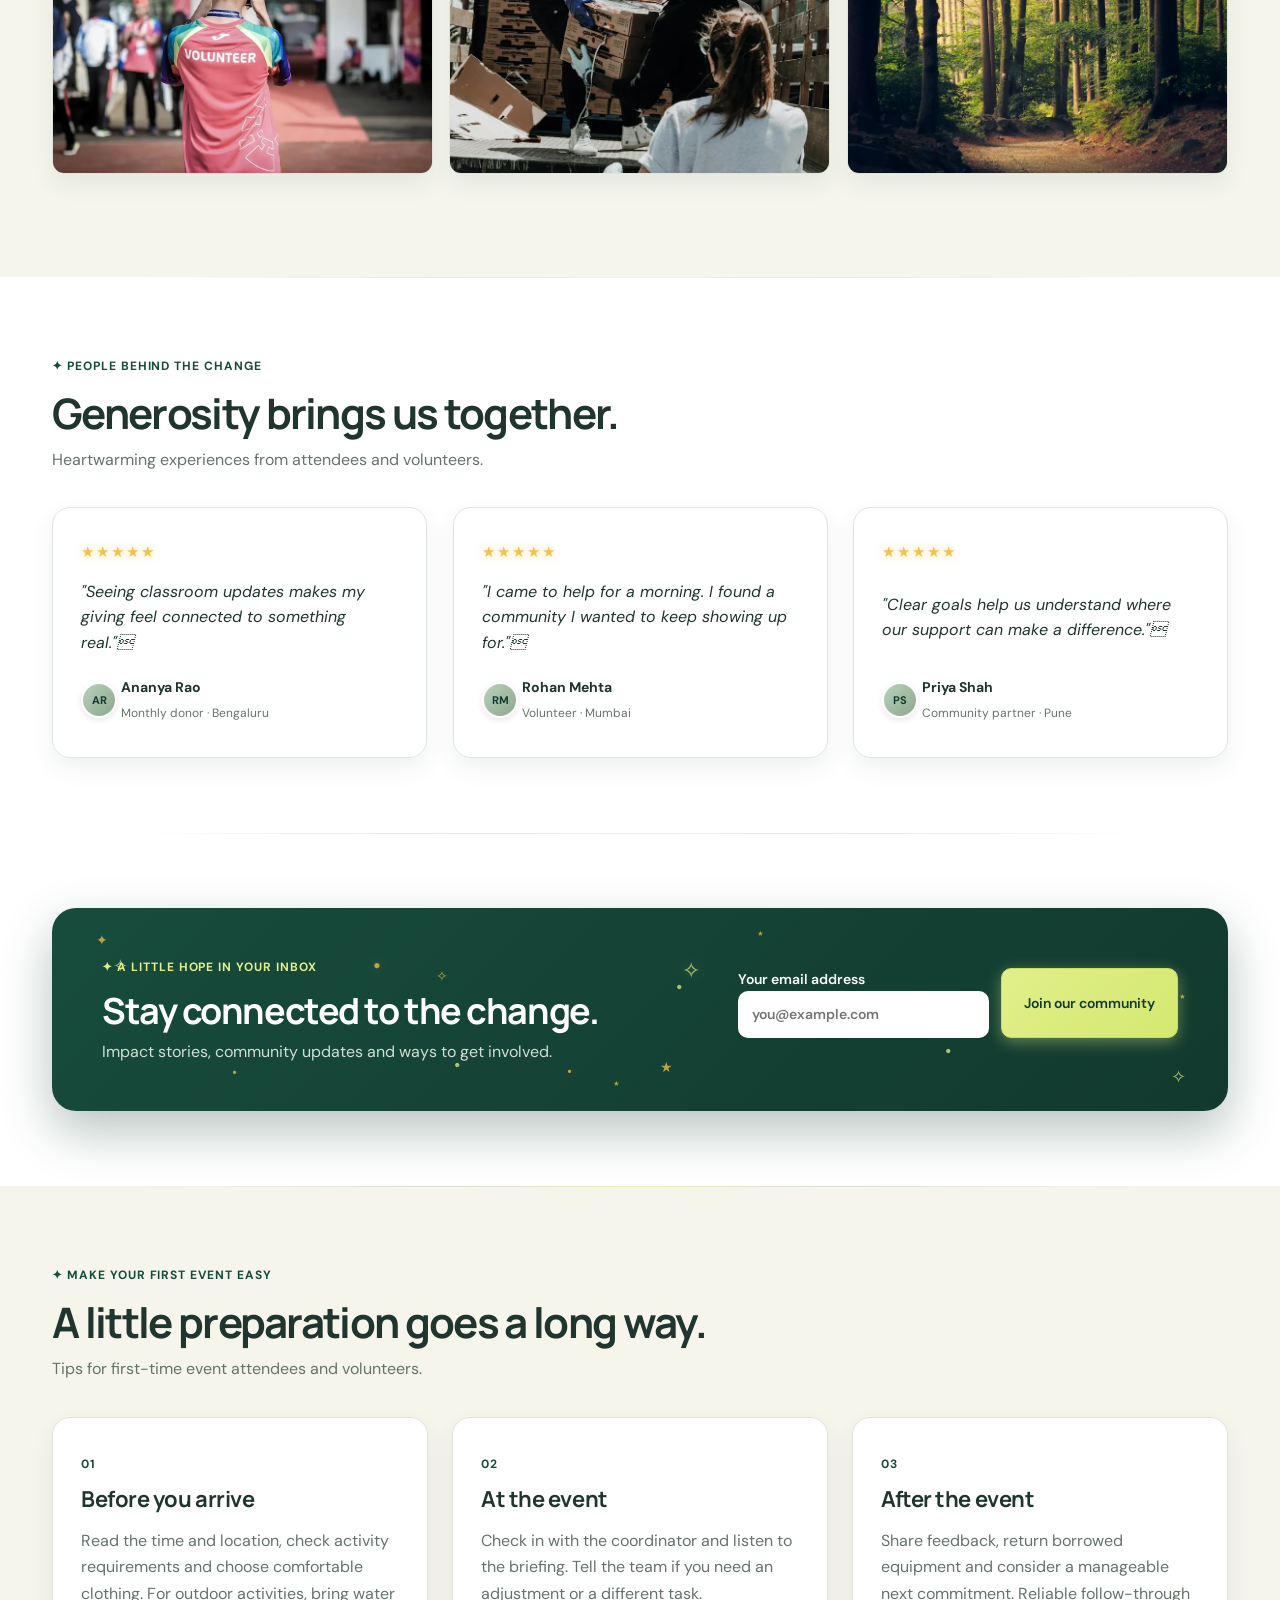
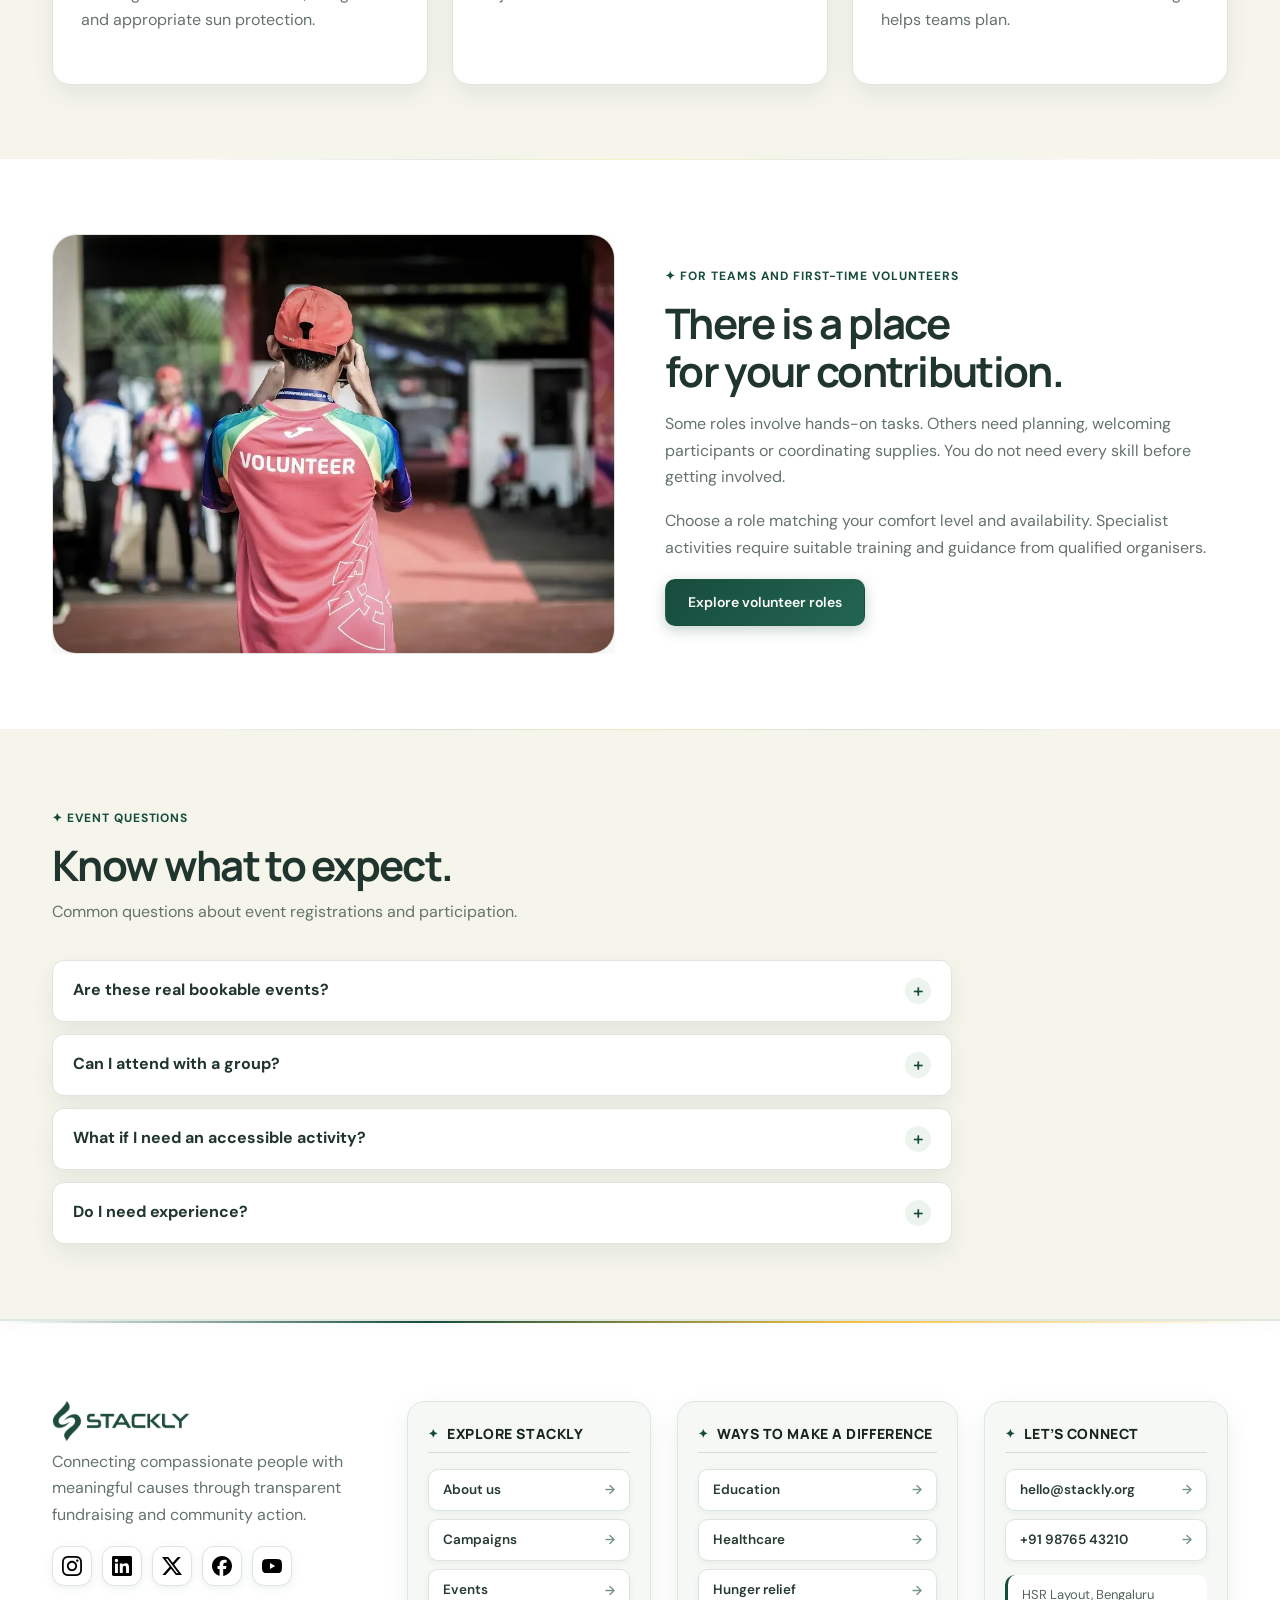
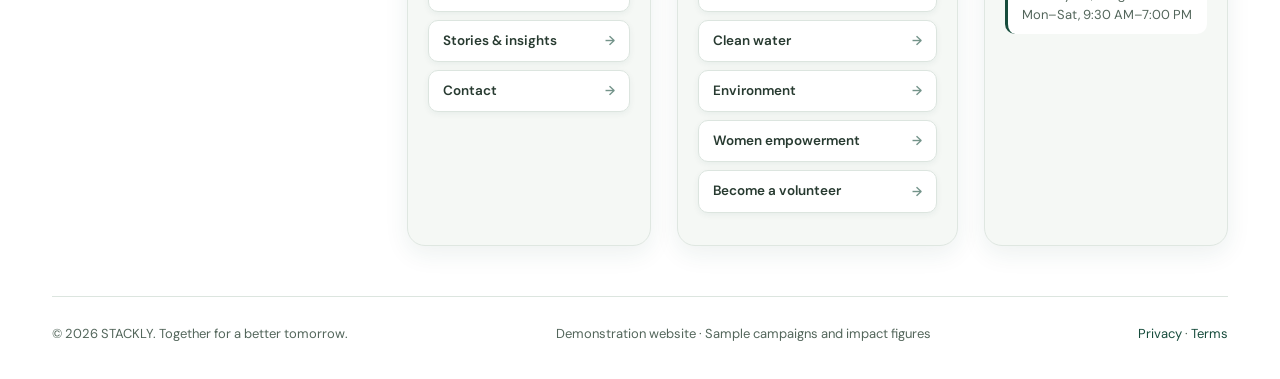
<file: events.html>
<!DOCTYPE html>
<html lang="en">

<head>
    <meta charset="UTF-8">
    <meta name="viewport" content="width=device-width,initial-scale=1">
    <title>STACKLY | Community Events & Volunteering</title>
    <meta name="description"
        content="Community Events & Volunteering — STACKLY connects people with charity campaigns, volunteering and community impact.">
    <meta property="og:title" content="STACKLY | Community Events & Volunteering">
    <meta property="og:description"
        content="Community Events & Volunteering — STACKLY connects people with charity campaigns, volunteering and community impact.">
    <meta name="theme-color" content="#174c3c">
    <link rel="icon" type="image/webp" href="assets/logo_gold.webp">
    <link rel="stylesheet" href="assets/style.css">
    <script src="assets/data.js" defer></script>
    <script src="assets/main.js" defer></script>
</head>

<body>
    <div class="topbar">Small actions. Real impact. <span>✦ Together, we create meaningful change. ✦</span></div>
    <header>
        <div class="wrap nav"><a class="logo" href="index.html"><img src="assets/logo_gold.webp" alt="STACKLY" class="logo-img"></a>
            <nav aria-label="Main navigation"><a href="index.html">Home</a><a href="about.html">About Us</a><a
                    href="campaigns.html">Campaigns</a><a class="active" href="events.html">Events</a><a
                    href="blog.html">Blog</a><a href="contact.html">Contact</a></nav>
            <div class="nav-actions"><a href="signin.html">Sign In</a><a class="btn" href="404.html">Donate Now
                    ♡</a></div><button class="menu" aria-label="Toggle navigation" aria-expanded="false">☰</button>
        </div>
    </header>
    <main id="main">
        <section class="page-hero">
            <div class="wrap page-hero-grid">
                <div>
                    <div class="breadcrumb"><a href="index.html">Home</a> / Events</div><span class="eyebrow">✦
                        Community gatherings</span>
                    <h1>Come together.<br>Create <em>impact.</em></h1>
                    <p>Find your next community moment. Good things happen when we show up for one another with passion
                        and shared vision.</p>
                    <div class="button-row"><a class="btn" href="404.html">Explore All Events ♡</a><a
                            class="btn outline" href="404.html">Host an Event</a></div>
                    <div class="supporters">
                        <div class="avatars"><span class="avatar">AR</span><span class="avatar">RM</span><span
                                class="avatar">PS</span><span class="avatar">+25K</span></div>
                        <div>
                            <div class="stars">★★★★★</div><strong>8,500+ enthusiastic volunteers</strong>
                        </div>
                    </div>
                </div>
                <div class="hero-photo"><img src="assets/volunteer.webp" alt="Volunteers engaging in community service"
                        width="1000" height="700" fetchpriority="high"><span class="photo-tag">✦ Community In
                        Action</span>
                    <div class="photo-note"><span class="note-icon">♡</span>
                        <div><strong>15+ Upcoming Drives</strong><small>Connecting cities across the nation.</small>
                        </div>
                    </div>
                </div>
            </div>
        </section>
        <section class="section">
            <div class="wrap">
                <div class="section-head">
                    <div><span class="eyebrow">✦ Save the date</span>
                        <h2>Make room for a little good.</h2>
                        <p>Upcoming demonstration events · October–December 2026</p>
                    </div>
                </div>
                <div class="grid">
                    <article class="card" data-category="Fundraiser">
                        <div class="image"><img src="assets/volunteer.webp"
                                alt="Community Charity Walkathon community event" width="1000" height="700"
                                loading="lazy"><span class="tag">24 OCT 2026</span></div>
                        <div class="card-body">
                            <div class="meta"><span>Fundraiser</span><span>7:00 AM</span></div>
                            <h3>Community Charity Walkathon</h3>
                            <p>Walk five kilometres alongside people who believe every small step matters.</p>
                            <div class="meta">Cubbon Park, Bengaluru</div>
                           <div class="card-actions">
    <button class="btn outline" data-event="1" type="button"
        onclick="window.location.href='404.html'">
        Register for event
    </button>
    <small>320 joining</small>
</div>
                        </div>
                    </article>
                    <article class="card" data-category="Community drive">
                        <div class="image"><img src="assets/food.webp" alt="Community Food Drive community event"
                                width="1000" height="700" loading="lazy"><span class="tag">31 OCT 2026</span></div>
                        <div class="card-body">
                            <div class="meta"><span>Community drive</span><span>9:00 AM</span></div>
                            <h3>Community Food Drive</h3>
                            <p>Pack pantry staples and help local teams deliver food supplies.</p>
                            <div class="meta">HSR Community Centre</div>
                          <div class="card-actions">
    <button class="btn outline" data-event="1" type="button"
        onclick="window.location.href='404.html'">
        Register for event
    </button>
    <small>180 joining</small>
</div>
                        </div>
                    </article>
                    <article class="card" data-category="Environment">
                        <div class="image"><img src="assets/nature.webp" alt="Tree Plantation Day community event"
                                width="1000" height="700" loading="lazy"><span class="tag">07 NOV 2026</span></div>
                        <div class="card-body">
                            <div class="meta"><span>Environment</span><span>8:00 AM</span></div>
                            <h3>Tree Plantation Day</h3>
                            <p>Plant native saplings and learn how to help them thrive.</p>
                            <div class="meta">Jakkur Lake, Bengaluru</div>
                            <div class="card-actions">
    <button class="btn outline" data-event="1" type="button"
        onclick="window.location.href='404.html'">
        Register for event
    </button>
    <small>280 joining</small>
</div>
                        </div>
                    </article>
                    <article class="card" data-category="Fundraiser">
                        <div class="image"><img src="assets/hero.webp" alt="Education Fundraising Night community event"
                                width="1000" height="700" loading="lazy"><span class="tag">14 NOV 2026</span></div>
                        <div class="card-body">
                            <div class="meta"><span>Fundraiser</span><span>6:00 PM</span></div>
                            <h3>Education Fundraising Night</h3>
                            <p>An evening of local performances and support for classroom resources.</p>
                            <div class="meta">Bengaluru Community Hall</div>
                            <div class="card-actions">
    <button class="btn outline" data-event="3" type="button"
        onclick="window.location.href='404.html'">
        Register for event
    </button>
    <small>240 joining</small>
</div>
                        </div>
                    </article>
                    <article class="card" data-category="Healthcare">
                        <div class="image"><img src="assets/health.webp" alt="Blood Donation Camp community event"
                                width="1000" height="700" loading="lazy"><span class="tag">21 NOV 2026</span></div>
                        <div class="card-body">
                            <div class="meta"><span>Healthcare</span><span>10:00 AM</span></div>
                            <h3>Blood Donation Camp</h3>
                            <p>Join an awareness session and learn about eligibility from the medical team.</p>
                            <div class="meta">HSR Health Centre</div>
                           <div class="card-actions">
    <button class="btn outline" data-event="1" type="button"
        onclick="window.location.href='404.html'">
        Register for event
    </button>
    <small>180 joining</small>
</div>
                        </div>
                    </article>
                    <article class="card" data-category="Volunteering">
                        <div class="image"><img src="assets/volunteer.webp" alt="Volunteer Orientation community event"
                                width="1000" height="700" loading="lazy"><span class="tag">28 NOV 2026</span></div>
                        <div class="card-body">
                            <div class="meta"><span>Volunteering</span><span>11:00 AM</span></div>
                            <h3>Volunteer Orientation</h3>
                            <p>Meet fellow volunteers and find a role that fits your skills.</p>
                            <div class="meta">STACKLY Community Space</div>
                            <div class="card-actions"><button class="btn outline" data-event="5" type="button"
                                    onclick="window.location.href='404.html'">
                                    Register for event
                                </button><small>65 joining</small></div>
                        </div>
                    </article>
                    <article class="card" data-category="Environment">
                        <div class="image"><img src="assets/nature.webp" alt="Community Cleanup community event"
                                width="1000" height="700" loading="lazy"><span class="tag">05 DEC 2026</span></div>
                        <div class="card-body">
                            <div class="meta"><span>Environment</span><span>8:00 AM</span></div>
                            <h3>Community Cleanup</h3>
                            <p>Care for a cleaner, safer shared neighbourhood.</p>
                            <div class="meta">Agara Lake, Bengaluru</div>
                           <div class="card-actions">
    <button class="btn outline" data-event="1" type="button"
        onclick="window.location.href='404.html'">
        Register for event
    </button>
    <small>430 joining</small>
</div>
                        </div>
                    </article>
                    <article class="card" data-category="Healthcare">
                        <div class="image"><img src="assets/health.webp" alt="Medical Outreach Camp community event"
                                width="1000" height="700" loading="lazy"><span class="tag">12 DEC 2026</span></div>
                        <div class="card-body">
                            <div class="meta"><span>Healthcare</span><span>9:30 AM</span></div>
                            <h3>Medical Outreach Camp</h3>
                            <p>Support a preventive healthcare outreach day.</p>
                            <div class="meta">Community Clinic, Mysuru</div>
                           <div class="card-actions">
    <button class="btn outline" data-event="1" type="button"
        onclick="window.location.href='404.html'">
        Register for event
    </button>
    <small>160 joining</small>
</div>
                        </div>
                    </article>
                </div>
            </div>
        </section>
        <div class="impact-band">
            <div class="wrap stats">
                <div class="stat"><strong>48,000+</strong>
                    <p>Lives supported</p>
                </div>
                <div class="stat"><strong>125+</strong>
                    <p>Meaningful campaigns</p>
                </div>
                <div class="stat"><strong>8,500+</strong>
                    <p>Community volunteers</p>
                </div>
                <div class="stat"><strong>â‚¹4.8 Cr</strong>
                    <p>Raised together</p>
                </div>
            </div>
        </div>
        <section class="section soft">
            <div class="wrap">
                <div class="section-head">
                    <div><span class="eyebrow">✦ Moments we carry with us</span>
                        <h2>A community in action.</h2>
                        <p>Memorable moments from our recent environmental and food drives.</p>
                    </div>
                </div>
                <div class="gallery"><img src="assets/volunteer.webp" alt="Volunteer community initiative" width="1000"
                        height="700" loading="lazy"><img src="assets/food.webp" alt="Food community initiative"
                        width="1000" height="700" loading="lazy"><img src="assets/nature.webp"
                        alt="Nature community initiative" width="1000" height="700" loading="lazy"></div>
            </div>
        </section>
        <section class="section">
            <div class="wrap">
                <div class="section-head">
                    <div><span class="eyebrow">✦ People behind the change</span>
                        <h2>Generosity brings us together.</h2>
                        <p>Heartwarming experiences from attendees and volunteers.</p>
                    </div>
                </div>
                <div class="grid">
                    <div class="testimonial">
                        <div class="stars">★★★★★</div>
                        <p>"Seeing classroom updates makes my giving feel connected to something real."</p>
                        <div class="person"><span class="avatar">AR</span>
                            <div><strong>Ananya Rao</strong><small>Monthly donor · Bengaluru</small></div>
                        </div>
                    </div>
                    <div class="testimonial">
                        <div class="stars">★★★★★</div>
                        <p>"I came to help for a morning. I found a community I wanted to keep showing up for."</p>
                        <div class="person"><span class="avatar">RM</span>
                            <div><strong>Rohan Mehta</strong><small>Volunteer · Mumbai</small></div>
                        </div>
                    </div>
                    <div class="testimonial">
                        <div class="stars">★★★★★</div>
                        <p>"Clear goals help us understand where our support can make a difference."</p>
                        <div class="person"><span class="avatar">PS</span>
                            <div><strong>Priya Shah</strong><small>Community partner · Pune</small></div>
                        </div>
                    </div>
                </div>
            </div>
        </section>
        <section class="section">
            <div class="wrap">
                <div class="newsletter">
                    <div><span class="eyebrow" style="color:var(--lime)">✦ A little hope in your inbox</span>
                        <h2>Stay connected to the change.</h2>
                        <p>Impact stories, community updates and ways to get involved.</p>
                    </div>
                    <form data-form="newsletter" novalidate><label>Your email address<input type="email" name="email"
                                placeholder="you@example.com" required></label><button class="btn light" type="button" onclick="window.location.href='404.html'">
    Join our community
</button><span class="form-result" aria-live="polite"></span></form>
                </div>
            </div>
        </section>
        <section class="section soft">
            <div class="wrap">
                <div class="section-head">
                    <div><span class="eyebrow">✦ Make your first event easy</span>
                        <h2>A little preparation goes a long way.</h2>
                        <p>Tips for first-time event attendees and volunteers.</p>
                    </div>
                </div>
                <div class="feature-cards">
                    <article class="feature"><span class="eyebrow">01</span>
                        <h3>Before you arrive</h3>
                        <p>Read the time and location, check activity requirements and choose comfortable clothing. For
                            outdoor activities, bring water and appropriate sun protection.</p>
                    </article>
                    <article class="feature"><span class="eyebrow">02</span>
                        <h3>At the event</h3>
                        <p>Check in with the coordinator and listen to the briefing. Tell the team if you need an
                            adjustment or a different task.</p>
                    </article>
                    <article class="feature"><span class="eyebrow">03</span>
                        <h3>After the event</h3>
                        <p>Share feedback, return borrowed equipment and consider a manageable next commitment. Reliable
                            follow-through helps teams plan.</p>
                    </article>
                </div>
            </div>
        </section>
        <section class="section">
            <div class="wrap">
                <div class="split ">
                    <div class="image"><img src="assets/volunteer.webp" alt="Volunteer community initiative"
                            width="1000" height="700" loading="lazy"></div>
                    <div><span class="eyebrow">✦ For teams and first-time volunteers</span>
                        <h2>There is a place<br>for your contribution.</h2>
                        <p>Some roles involve hands-on tasks. Others need planning, welcoming participants or
                            coordinating supplies. You do not need every skill before getting involved.</p>
                        <p>Choose a role matching your comfort level and availability. Specialist activities require
                            suitable training and guidance from qualified organisers.</p><a class="btn"
                            href="404.html">Explore volunteer roles</a>
                    </div>
                </div>
            </div>
        </section>
        <section class="section soft">
            <div class="wrap">
                <div class="section-head">
                    <div><span class="eyebrow">✦ Event questions</span>
                        <h2>Know what to expect.</h2>
                        <p>Common questions about event registrations and participation.</p>
                    </div>
                </div>
                <div class="faq">
                    <details>
                        <summary>Are these real bookable events?</summary>
                        <p>These dates, venues and registrations are demonstration content. Demo registration does not
                            reserve a real event place.</p>
                    </details>
                    <details>
                        <summary>Can I attend with a group?</summary>
                        <p>The preview form supports up to ten participants. For real arrangements, organisers would
                            confirm capacity, roles and accessibility needs.</p>
                    </details>
                    <details>
                        <summary>What if I need an accessible activity?</summary>
                        <p>Contact organisers before a real event to discuss mobility, sensory or communication needs
                            and a role that can be adapted.</p>
                    </details>
                    <details>
                        <summary>Do I need experience?</summary>
                        <p>General roles often begin with orientation. Medical, safeguarding and technical tasks require
                            appropriately trained people.</p>
                    </details>
                </div>
            </div>
        </section>
    </main>
 <footer>
        <div class="wrap">
            <div class="footer-grid">
                <div><a class="logo" href="index.html"><img src="assets/logo_gold.webp" alt="STACKLY"
                            class="logo-img"></a>
                    <p>Connecting compassionate people with meaningful causes through transparent fundraising and
                        community action.</p>
                    <div class="social-links"><a href="404.html" aria-label="Open Instagram platform"
                            title="Instagram"><img src="assets/social/instagram.svg" width="20" height="20"
                                alt="Instagram logo"></a><a href="404.html" aria-label="Open LinkedIn platform"
                            title="LinkedIn"><img src="assets/social/linkedin.svg" width="20" height="20"
                                alt="LinkedIn logo"></a><a href="404.html" aria-label="Open X platform" title="X"><img
                                src="assets/social/x.svg" width="20" height="20" alt="X logo"></a><a href="404.html"
                            aria-label="Open Facebook platform" title="Facebook"><img src="assets/social/facebook.svg"
                                width="20" height="20" alt="Facebook logo"></a><a href="404.html"
                            aria-label="Open YouTube platform" title="YouTube"><img src="assets/social/youtube.svg"
                                width="20" height="20" alt="YouTube logo"></a></div>
                </div>
                <div class="footer-links">
                    <h4>Explore STACKLY</h4><a href="about.html">About us</a><a href="campaigns.html">Campaigns</a><a
                        href="events.html">Events</a><a href="blog.html">Stories &amp; insights</a><a
                        href="contact.html">Contact</a>
                </div>
                <div class="footer-links">
                    <h4>Ways to make a difference</h4><a href="404.html">Education</a><a
                        href="404.html">Healthcare</a><a href="404.html">Hunger relief</a><a
                        href="404.html">Clean
                        water</a><a href="404.html">Environment</a><a href="404.html">Women
                        empowerment</a><a href="404.html">Become a volunteer</a>
                </div>
                <div class="footer-links">
                    <h4>Let’s connect</h4><a href="404.html">hello@stackly.org</a><a
                        href="404.html">+91 98765 43210</a>
                    <p>HSR Layout, Bengaluru<br>Mon–Sat, 9:30 AM–7:00 PM</p>
                </div>
            </div>
            <div class="footer-bottom"><span>© 2026 STACKLY. Together for a better tomorrow.</span><span>Demonstration
                    website · Sample campaigns and impact figures</span><span><a href="404.html">Privacy</a> · <a
                        href="404.html">Terms</a></span></div>
        </div>
    </footer>
</body>

</html>
</file>
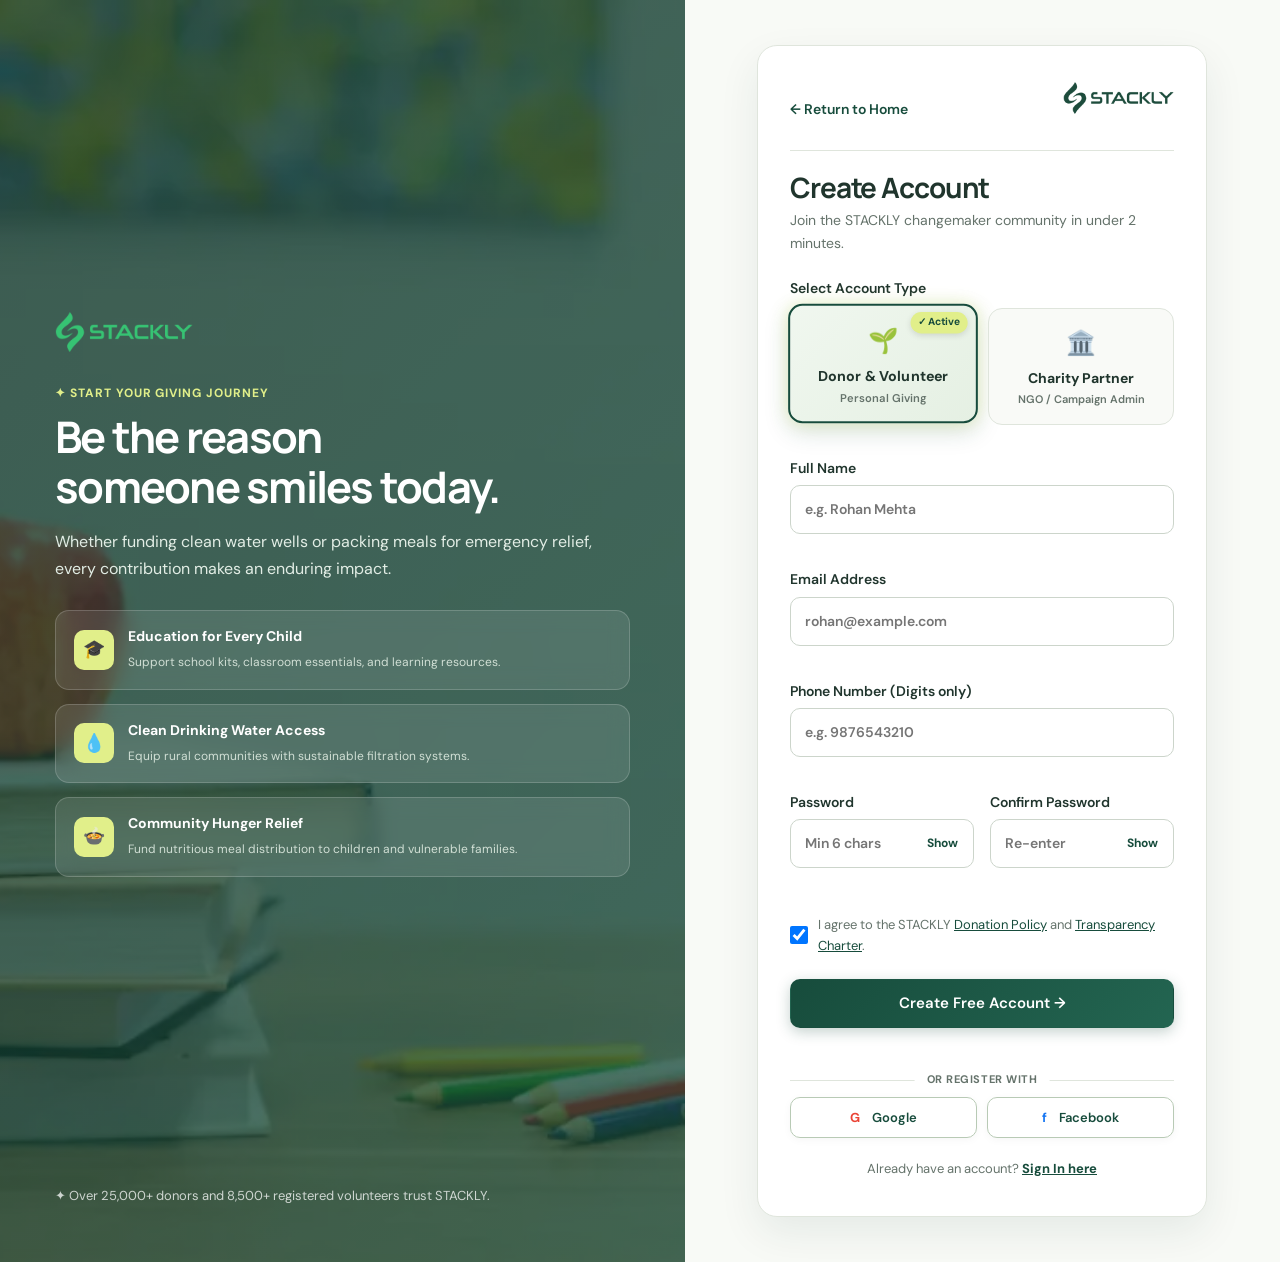
<file: register.html>
<!DOCTYPE html>
<html lang="en">
<head>
  <meta charset="UTF-8">
  <meta name="viewport" content="width=device-width, initial-scale=1.0">
  <title>Create Account | STACKLY Charity &amp; Fundraising</title>
  <meta name="description" content="Register for a free STACKLY account to start donating, volunteering, tracking community milestones, or managing charity campaigns.">
  <link rel="icon" type="image/webp" href="assets/logo_gold.webp">
  <link rel="stylesheet" href="assets/style.css">
  <script src="assets/data.js" defer></script>
  <script src="assets/main.js" defer></script>
</head>
<body class="auth-page">
  <div class="auth">
    <!-- Left Art Section -->
    <div class="auth-art">
      <img class="auth-bg-img" src="assets/education.webp" alt="STACKLY Education and Charity">
      <div>
        <a href="index.html" class="logo" style="display:inline-block;margin-bottom:24px;">
          <img src="assets/logo_gold.webp" alt="STACKLY" class="logo-img">
        </a>
        <span class="eyebrow" style="color:var(--lime);display:block;margin-bottom:8px;">✦ START YOUR GIVING JOURNEY</span>
        <h1>Be the reason<br>someone smiles today.</h1>
        <p>Whether funding clean water wells or packing meals for emergency relief, every contribution makes an enduring impact.</p>

        <div class="auth-feature-list">
          <div class="auth-feature-item">
            <div class="auth-feature-icon">🎓</div>
            <div>
              <strong>Education for Every Child</strong>
              <span>Support school kits, classroom essentials, and learning resources.</span>
            </div>
          </div>
          <div class="auth-feature-item">
            <div class="auth-feature-icon">💧</div>
            <div>
              <strong>Clean Drinking Water Access</strong>
              <span>Equip rural communities with sustainable filtration systems.</span>
            </div>
          </div>
          <div class="auth-feature-item">
            <div class="auth-feature-icon">🍲</div>
            <div>
              <strong>Community Hunger Relief</strong>
              <span>Fund nutritious meal distribution to children and vulnerable families.</span>
            </div>
          </div>
        </div>
      </div>

      <div style="font-size:13px;color:rgba(255,255,255,0.75);margin-top:24px;">
        ✦ Over 25,000+ donors and 8,500+ registered volunteers trust STACKLY.
      </div>
    </div>

    <!-- Right Form Section -->
    <div class="auth-main">
      <div class="auth-card-box">
        <div style="display:flex;align-items:center;justify-content:space-between;margin-bottom:20px;border-bottom:1px solid var(--line);padding-bottom:12px;">
          <a href="index.html" class="auth-back" style="margin-bottom:0;">
            ← Return to Home
          </a>
           <a href="index.html" class="logo" style="display:inline-block;margin-bottom:24px;">
          <img src="assets/logo_gold.webp" alt="STACKLY" class="logo-img" style="height:32px;width:auto;"></a>
        </div>

        <h1>Create Account</h1>
        <p class="auth-sub">Join the STACKLY changemaker community in under 2 minutes.</p>

        <form data-form="register" novalidate>
          <label style="margin-bottom:8px;">Select Account Type</label>
          <div class="role-cards" style="display:grid;grid-template-columns:1fr 1fr;gap:12px;margin-bottom:18px;">
            <label class="role-card is-selected">
              <input type="radio" name="role" value="donor" checked style="display:none;">
              <div style="font-size:24px;margin-bottom:4px;">🌱</div>
              <strong style="font-size:14px;color:var(--ink);display:block;">Donor &amp; Volunteer</strong>
              <small style="font-size:11px;color:var(--muted);display:block;">Personal Giving</small>
            </label>
            <label class="role-card">
              <input type="radio" name="role" value="admin" style="display:none;">
              <div style="font-size:24px;margin-bottom:4px;">🏛️</div>
              <strong style="font-size:14px;color:var(--ink);display:block;">Charity Partner</strong>
              <small style="font-size:11px;color:var(--muted);display:block;">NGO / Campaign Admin</small>
            </label>
          </div>

          <label>
            Full Name
            <input name="name" type="text" placeholder="e.g. Rohan Mehta" required data-type="name" autocomplete="name">
            <span class="field-error"></span>
          </label>

          <label>
            Email Address
            <input name="email" type="email" placeholder="rohan@example.com" required autocomplete="email">
            <span class="field-error"></span>
          </label>

          <label>
            Phone Number (Digits only)
            <input name="phone" type="tel" placeholder="e.g. 9876543210" required data-type="number" autocomplete="tel">
            <span class="field-error"></span>
          </label>

          <div class="two-fields">
            <label>
              Password
              <div class="password-wrap">
                <input name="password" type="password" placeholder="Min 6 chars" required autocomplete="new-password">
                <button type="button" class="password-toggle" aria-label="Toggle password visibility">Show</button>
              </div>
              <span class="field-error"></span>
            </label>
            <label>
              Confirm Password
              <div class="password-wrap">
                <input name="confirm" type="password" placeholder="Re-enter" required autocomplete="new-password">
                <button type="button" class="password-toggle" aria-label="Toggle password visibility">Show</button>
              </div>
              <span class="field-error"></span>
            </label>
          </div>

          <label class="check">
            <input type="checkbox" name="terms" required checked>
            <span style="font-size:13px;color:var(--muted);font-weight:normal;">I agree to the STACKLY <a href="404.html" style="color:var(--green);text-decoration:underline;">Donation Policy</a> and <a href="404.html" style="color:var(--green);text-decoration:underline;">Transparency Charter</a>.</span>
          </label>

          <button class="btn" style="width:100%;margin-top:6px;min-height:48px;font-size:15px;">
            Create Free Account →
          </button>

          <span class="form-result" aria-live="polite" style="display:block;margin-top:14px;font-size:13px;font-weight:600;text-align:center;min-height:18px;"></span>
        </form>

        <div style="margin:20px 0 16px;text-align:center;position:relative;">
          <hr style="border:0;border-top:1px solid var(--line);">
          <span style="position:absolute;top:-10px;left:50%;transform:translateX(-50%);background:white;padding:0 12px;font-size:11px;color:var(--muted);font-weight:700;letter-spacing:0.05em;text-transform:uppercase;">or register with</span>
        </div>

        <div style="display:grid;grid-template-columns:1fr 1fr;gap:10px;margin-bottom:20px;">
          <a class="btn outline" href="404.html" style="font-size:13px;padding:9px 12px;min-height:40px;">
            <span style="font-weight:700;color:#ea4335;margin-right:4px;">G</span> Google
          </a>
          <a class="btn outline" href="404.html" style="font-size:13px;padding:9px 12px;min-height:40px;">
            <span style="font-weight:700;color:#1877f2;margin-right:4px;">f</span> Facebook
          </a>
        </div>

        <p style="text-align:center;font-size:13px;color:var(--muted);margin:0;">
          Already have an account? <a href="signin.html" style="color:var(--green);font-weight:700;text-decoration:underline;">Sign In here</a>
        </p>
      </div>
    </div>
  </div>
</body>
</html>
</file>
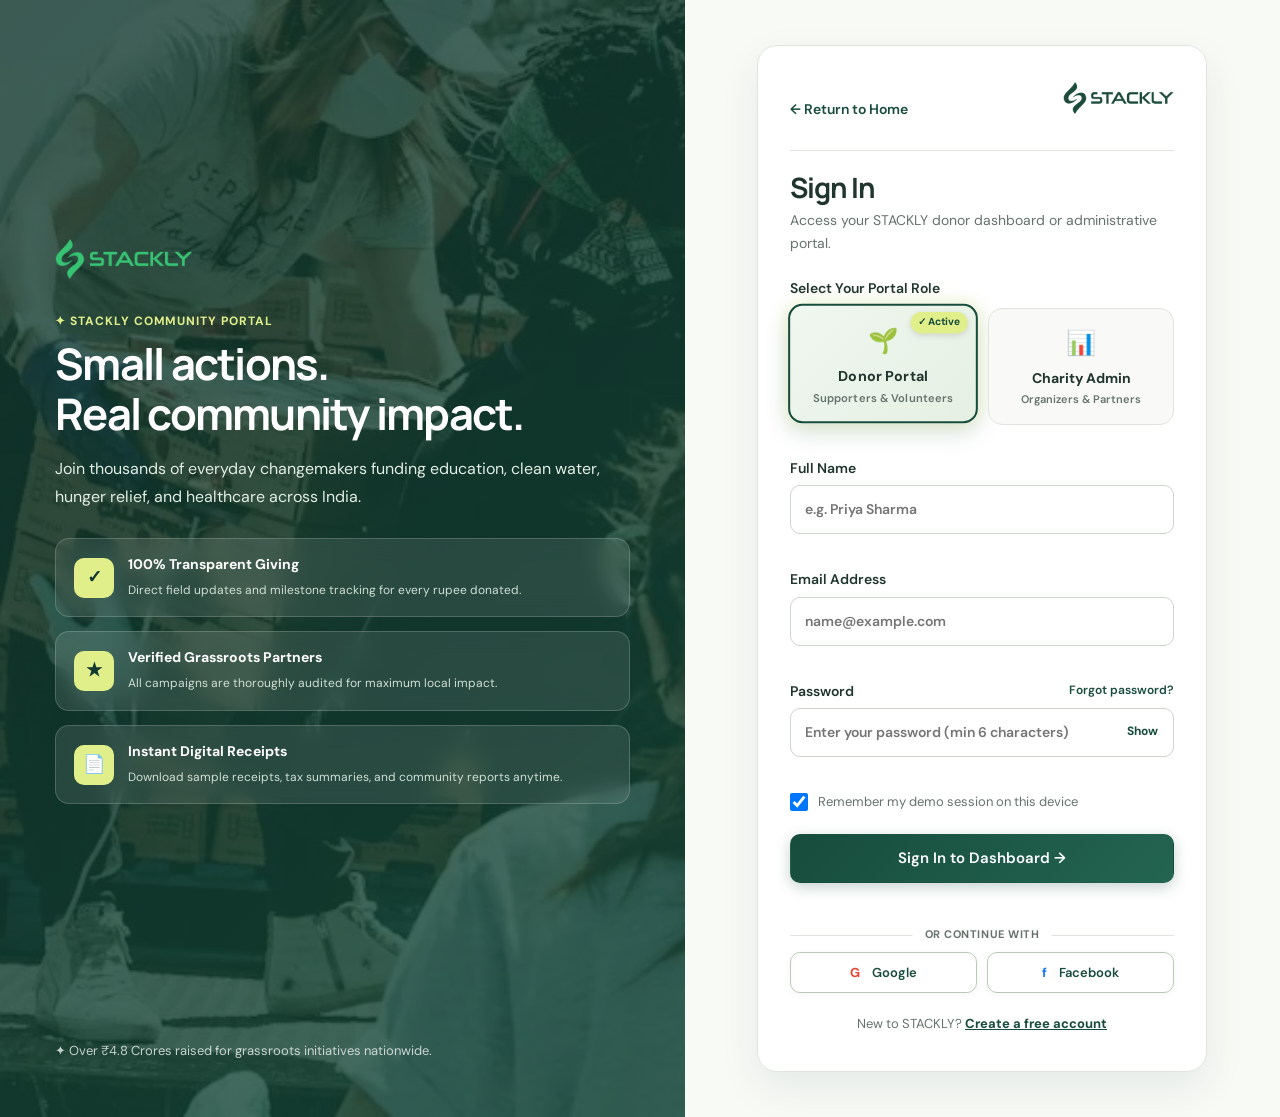
<file: signin.html>
<!DOCTYPE html>
<html lang="en">
<head>
  <meta charset="UTF-8">
  <meta name="viewport" content="width=device-width, initial-scale=1.0">
  <title>Sign In | STACKLY Charity &amp; Fundraising Portal</title>
  <meta name="description" content="Sign in to your STACKLY donor or charity admin portal to track donations, monitor impact, and support grassroots campaigns.">
  <link rel="icon" type="image/webp" href="assets/logo_gold.webp">
  <link rel="stylesheet" href="assets/style.css">
  <script src="assets/data.js" defer></script>
  <script src="assets/main.js" defer></script>
</head>
<body class="auth-page">
  <div class="auth">
    <!-- Left Art Section -->
    <div class="auth-art">
      <img class="auth-bg-img" src="assets/food.webp" alt="STACKLY Charity Impact">
      <div>
        <a href="index.html" class="logo" style="display:inline-block;margin-bottom:24px;">
          <img src="assets/logo_gold.webp" alt="STACKLY" class="logo-img">
        </a>
        <span class="eyebrow" style="color:var(--lime);display:block;margin-bottom:8px;">✦ STACKLY COMMUNITY PORTAL</span>
        <h1>Small actions.<br>Real community impact.</h1>
        <p>Join thousands of everyday changemakers funding education, clean water, hunger relief, and healthcare across India.</p>

        <div class="auth-feature-list">
          <div class="auth-feature-item">
            <div class="auth-feature-icon">✓</div>
            <div>
              <strong>100% Transparent Giving</strong>
              <span>Direct field updates and milestone tracking for every rupee donated.</span>
            </div>
          </div>
          <div class="auth-feature-item">
            <div class="auth-feature-icon">★</div>
            <div>
              <strong>Verified Grassroots Partners</strong>
              <span>All campaigns are thoroughly audited for maximum local impact.</span>
            </div>
          </div>
          <div class="auth-feature-item">
            <div class="auth-feature-icon">📄</div>
            <div>
              <strong>Instant Digital Receipts</strong>
              <span>Download sample receipts, tax summaries, and community reports anytime.</span>
            </div>
          </div>
        </div>
      </div>

      <div style="font-size:13px;color:rgba(255,255,255,0.75);margin-top:24px;">
        ✦ Over ₹4.8 Crores raised for grassroots initiatives nationwide.
      </div>
    </div>

    <!-- Right Form Section -->
    <div class="auth-main">
      <div class="auth-card-box">
        <div style="display:flex;align-items:center;justify-content:space-between;margin-bottom:20px;border-bottom:1px solid var(--line);padding-bottom:12px;">
          <a href="index.html" class="auth-back" style="margin-bottom:0;">
            ← Return to Home
          </a>
          <a href="index.html" class="logo" style="display:inline-block;margin-bottom:24px;">
          <img src="assets/logo_gold.webp" alt="STACKLY" class="logo-img" style="height:32px;width:auto;"></a>
        </div>

        <h1>Sign In</h1>
        <p class="auth-sub">Access your STACKLY donor dashboard or administrative portal.</p>

        <form data-form="signin" novalidate>
          <label style="margin-bottom:8px;">Select Your Portal Role</label>
          <div class="role-cards" style="display:grid;grid-template-columns:1fr 1fr;gap:12px;margin-bottom:18px;">
            <label class="role-card is-selected">
              <input type="radio" name="role" value="donor" checked style="display:none;">
              <div style="font-size:24px;margin-bottom:4px;">🌱</div>
              <strong style="font-size:14px;color:var(--ink);display:block;">Donor Portal</strong>
              <small style="font-size:11px;color:var(--muted);display:block;">Supporters &amp; Volunteers</small>
            </label>
            <label class="role-card">
              <input type="radio" name="role" value="admin" style="display:none;">
              <div style="font-size:24px;margin-bottom:4px;">📊</div>
              <strong style="font-size:14px;color:var(--ink);display:block;">Charity Admin</strong>
              <small style="font-size:11px;color:var(--muted);display:block;">Organizers &amp; Partners</small>
            </label>
          </div>

          <label>
            Full Name
            <input name="name" type="text" placeholder="e.g. Priya Sharma" required data-type="name" autocomplete="name">
            <span class="field-error"></span>
          </label>

          <label>
            Email Address
            <input name="email" type="email" placeholder="name@example.com" required autocomplete="email">
            <span class="field-error"></span>
          </label>

          <label>
            <div style="display:flex;justify-content:space-between;align-items:center;">
              <span>Password</span>
              <a href="404.html" style="font-size:12px;color:var(--green);font-weight:600;">Forgot password?</a>
            </div>
            <div class="password-wrap">
              <input name="password" type="password" placeholder="Enter your password (min 6 characters)" required autocomplete="current-password">
              <button type="button" class="password-toggle" aria-label="Toggle password visibility">Show</button>
            </div>
            <span class="field-error"></span>
          </label>

          <label class="check">
            <input type="checkbox" name="remember" checked>
            <span style="font-size:13px;color:var(--muted);font-weight:normal;">Remember my demo session on this device</span>
          </label>

          <button class="btn" style="width:100%;margin-top:6px;min-height:48px;font-size:15px;">
            Sign In to Dashboard →
          </button>

          <span class="form-result" aria-live="polite" style="display:block;margin-top:14px;font-size:13px;font-weight:600;text-align:center;min-height:18px;"></span>
        </form>

        <div style="margin:20px 0 16px;text-align:center;position:relative;">
          <hr style="border:0;border-top:1px solid var(--line);">
          <span style="position:absolute;top:-10px;left:50%;transform:translateX(-50%);background:white;padding:0 12px;font-size:11px;color:var(--muted);font-weight:700;letter-spacing:0.05em;text-transform:uppercase;">or continue with</span>
        </div>

        <div style="display:grid;grid-template-columns:1fr 1fr;gap:10px;margin-bottom:20px;">
          <a class="btn outline" href="404.html" style="font-size:13px;padding:9px 12px;min-height:40px;">
            <span style="font-weight:700;color:#ea4335;margin-right:4px;">G</span> Google
          </a>
          <a class="btn outline" href="404.html" style="font-size:13px;padding:9px 12px;min-height:40px;">
            <span style="font-weight:700;color:#1877f2;margin-right:4px;">f</span> Facebook
          </a>
        </div>

        <p style="text-align:center;font-size:13px;color:var(--muted);margin:0;">
          New to STACKLY? <a href="register.html" style="color:var(--green);font-weight:700;text-decoration:underline;">Create a free account</a>
        </p>
      </div>
    </div>
  </div>
</body>
</html>
</file>
<file: assets/style.css>
@import url('https://fonts.googleapis.com/css2?family=DM+Sans:wght@400;500;600;700&family=Manrope:wght@400;500;600;700;800&display=swap');

:root {
  --green: #174c3c;
  --green-light: #236551;
  --deep: #12392e;
  --lime: #e1ef8a;
  --lime-glow: rgba(225, 239, 138, 0.45);
  --gold: #f3c246;
  --gold-glow: rgba(243, 194, 70, 0.5);
  --cream: #f5f5ec;
  --ink: #20352d;
  --muted: #65736b;
  --line: #dfe5dc;
  --white: #fff;
  --radius: 18px;
  --card-shadow: 0 10px 25px rgba(18, 57, 46, 0.07);
  --hover-shadow: 0 20px 45px rgba(18, 57, 46, 0.15);
  --topbar-height: 40px;
  --header-height: 92px;
  --shine-gradient: linear-gradient(115deg, transparent 20%, rgba(255, 255, 255, 0.5) 45%, rgba(225, 239, 138, 0.7) 50%, rgba(255, 255, 255, 0.5) 55%, transparent 80%);
}

* {
  box-sizing: border-box;
  margin: 0;
  padding: 0;
}

html {
  scroll-behavior: smooth;
  -webkit-text-size-adjust: 100%;
  overflow-x: clip;
  width: 100%;
}

body {
  margin: 0;
  padding-top: calc(var(--topbar-height) + var(--header-height));
  color: var(--ink);
  font: 16px/1.65 'DM Sans', -apple-system, BlinkMacSystemFont, Arial, sans-serif;
  background: #fff;
  overflow-x: clip;
  width: 100%;
  position: relative;
}

body:has(.dash) {
  padding-top: 0;
}

body.auth-page {
  padding-top: 0;
}

body.menu-open {
  overflow: hidden !important;
}

h1, h2, h3, h4 {
  font-family: Manrope, -apple-system, BlinkMacSystemFont, Arial, sans-serif;
  line-height: 1.15;
  margin: 0 0 16px;
  letter-spacing: -0.04em;
  color: var(--ink);
}

h1 {
  font-size: clamp(32px, 5.2vw, 68px);
  font-weight: 700;
}

h2 {
  font-size: clamp(24px, 3.4vw, 42px);
  font-weight: 700;
}

h3 {
  font-size: clamp(18px, 2.2vw, 22px);
  letter-spacing: -0.02em;
}

p {
  margin: 0 0 18px;
  color: var(--muted);
  line-height: 1.65;
}

a {
  color: inherit;
  text-decoration: none;
  transition: color 0.25s, transform 0.25s;
}

button, input, select, textarea {
  font: inherit;
  -webkit-tap-highlight-color: transparent;
  max-width: 100%;
}

button {
  cursor: pointer;
}

a:focus-visible, button:focus-visible, input:focus-visible, select:focus-visible, textarea:focus-visible {
  outline: 3px solid #719931;
  outline-offset: 3px;
}

img {
  max-width: 100%;
  height: auto;
  display: block;
  object-fit: cover;
}

small {
  font-size: 13px;
}

.wrap {
  width: 100%;
  max-width: 1240px;
  margin: 0 auto;
  padding: 0 32px;
  box-sizing: border-box;
}

/* =========================================
   TOPBAR & HEADER WITH LOGO IMAGE
========================================= */
.topbar {
  background: linear-gradient(90deg, var(--deep), var(--green), #1b5846);
  color: white;
  text-align: center;
  font-size: 13px;
  padding: 10px 16px;
  letter-spacing: 0.2px;
  position: fixed;
  top: 0;
  left: 0;
  right: 0;
  z-index: 40;
  line-height: 1.4;
}

.topbar span {
  color: var(--lime);
  font-weight: 600;
}

header {
  position: fixed;
  top: var(--topbar-height);
  left: 0;
  right: 0;
  z-index: 50;
  background: rgba(255, 255, 255, 0.96);
  backdrop-filter: blur(20px);
  -webkit-backdrop-filter: blur(20px);
  border-bottom: 1px solid #e4e8df;
  box-shadow: 0 3px 18px rgba(18, 57, 46, 0.05);
  transition: background 0.3s, box-shadow 0.3s;
}

.nav {
  height: 92px;
  display: flex;
  align-items: center;
  justify-content: space-between;
  gap: clamp(16px, 2vw, 28px);
  min-width: 0;
}

.logo {
  display: inline-flex;
  align-items: center;
  text-decoration: none;
  flex-shrink: 0;
  min-width: 0;
  transition: transform 0.3s cubic-bezier(0.2, 0.8, 0.2, 1);
}

.logo:hover {
  transform: scale(1.04);
}

.logo-img {
  height: 40px;
  width: auto;
  max-width: 165px;
  object-fit: contain;
  display: block;
}

img[src$="logo_gold.webp"] {
  filter: brightness(0) saturate(100%) invert(25%) sepia(16%) saturate(1336%) hue-rotate(108deg) brightness(92%) contrast(94%);
}

.auth-art img[src$="logo_gold.webp"],
.nav-drawer-header img[src$="logo_gold.webp"],
.sidebar img[src$="logo_gold.webp"] {
  filter: brightness(0) saturate(100%) invert(62%) sepia(31%) saturate(850%) hue-rotate(93deg) brightness(96%) contrast(92%);
}

.nav > nav[aria-label="Main navigation"] {
  display: flex;
  flex: 1;
  justify-content: center;
  gap: clamp(16px, 2vw, 30px);
}

.nav-links-wrap {
  display: flex;
  align-items: center;
  justify-content: center;
  flex: 1;
  min-width: 0;
  gap: clamp(16px, 2vw, 30px);
}

nav {
  display: flex;
  gap: clamp(20px, 2.6vw, 38px);
  margin: auto;
  font-size: 14px;
  font-weight: 600;
  min-width: 0;
}

nav a {
  position: relative;
  padding: 8px 0;
  color: var(--ink);
  transition: color 0.25s;
  white-space: nowrap;
}

nav a:hover, nav a.active {
  color: var(--green);
}

nav a:after {
  content: '';
  position: absolute;
  bottom: 2px;
  left: 0;
  width: 0;
  height: 2.5px;
  background: linear-gradient(90deg, var(--green), var(--lime));
  border-radius: 2px;
  transition: width 0.3s cubic-bezier(0.2, 0.8, 0.2, 1);
}

nav a:hover:after, nav a.active:after {
  width: 100%;
}

.nav-actions {
  display: flex;
  gap: 16px;
  align-items: center;
  font-size: 14px;
  font-weight: 600;
  flex-shrink: 0;
}

.menu {
  display: none;
  background: transparent;
  border: 0;
  font-size: 26px;
  color: var(--ink);
  cursor: pointer;
  padding: 6px;
  line-height: 1;
  position: relative;
  z-index: 100001;
}

/* Elements hidden on desktop drawer */
.nav-drawer-header, .nav-drawer-footer {
  display: none;
}

/* =========================================
   BUTTONS & SHINING EFFECTS
========================================= */
.btn {
  display: inline-flex;
  align-items: center;
  justify-content: center;
  gap: 8px;
  min-height: 46px;
  border: 1px solid transparent;
  background: linear-gradient(135deg, var(--green) 0%, var(--green-light) 100%);
  color: white;
  border-radius: 10px;
  padding: 11px 22px;
  font-weight: 600;
  font-size: 14px;
  position: relative;
  overflow: hidden;
  cursor: pointer;
  text-align: center;
  box-shadow: 0 4px 14px rgba(23, 76, 60, 0.25);
  transition: all 0.35s cubic-bezier(0.2, 0.8, 0.2, 1);
  z-index: 1;
  white-space: nowrap;
}

.btn::before {
  content: '';
  position: absolute;
  top: 0;
  left: -120%;
  width: 100%;
  height: 100%;
  background: linear-gradient(90deg, transparent, rgba(255, 255, 255, 0.4), transparent);
  transform: skewX(-25deg);
  transition: left 0.75s ease;
  z-index: 2;
  pointer-events: none;
}

.btn:hover::before {
  left: 140%;
}

.btn:hover {
  transform: translateY(-2px) scale(1.02);
  box-shadow: 0 8px 22px rgba(23, 76, 60, 0.35), 0 0 16px var(--lime-glow);
}

.btn:active {
  transform: translateY(0) scale(0.98);
}

.btn.light {
  background: linear-gradient(135deg, var(--lime) 0%, #d4e870 100%);
  color: var(--deep);
  border: 1px solid #c9de5d;
  box-shadow: 0 4px 15px rgba(225, 239, 138, 0.4);
}

.btn.light:hover {
  box-shadow: 0 10px 25px rgba(212, 232, 112, 0.5), 0 0 20px rgba(225, 239, 138, 0.7);
}

.btn.outline {
  background: rgba(255, 255, 255, 0.8);
  color: var(--green);
  border: 1.5px solid #b8cab5;
  box-shadow: 0 2px 8px rgba(0, 0, 0, 0.04);
}

.btn.outline:hover {
  background: var(--green);
  color: white;
  border-color: var(--green);
  box-shadow: 0 8px 22px rgba(23, 76, 60, 0.3);
}

.button-row {
  display: flex;
  gap: 14px;
  align-items: center;
  flex-wrap: wrap;
  margin-top: 24px;
}

.table-button {
  background: transparent;
  border: 1px solid var(--green);
  color: var(--green);
  padding: 6px 14px;
  border-radius: 8px;
  font-size: 13px;
  font-weight: 600;
  transition: all 0.25s;
  cursor: pointer;
  display: inline-block;
}

.table-button:hover {
  background: var(--green);
  color: white;
  transform: translateY(-2px);
  box-shadow: 0 4px 12px rgba(23, 76, 60, 0.2);
}

/* =========================================
   STARS & SHINING ANIMATIONS
========================================= */
.stars {
  color: var(--gold);
  letter-spacing: 2px;
  font-size: 15px;
  display: inline-block;
  text-shadow: 0 0 10px var(--gold-glow);
  animation: starPulse 3s ease-in-out infinite;
}

@keyframes starPulse {
  0%, 100% {
    filter: drop-shadow(0 0 2px rgba(243, 194, 70, 0.4));
    transform: scale(1);
  }
  50% {
    filter: drop-shadow(0 0 8px rgba(243, 194, 70, 0.85));
    transform: scale(1.05);
  }
}

.hero-stars {
  position: absolute;
  inset: 0;
  pointer-events: none;
  overflow: hidden;
  z-index: 0;
}

.twinkle-star {
  position: absolute;
  color: var(--gold);
  font-size: 14px;
  opacity: 0.75;
  animation: twinkleStar 4s ease-in-out infinite;
  user-select: none;
}

.twinkle-star.lime {
  color: var(--lime);
  font-size: 18px;
}

.twinkle-star.large {
  font-size: 22px;
  filter: drop-shadow(0 0 6px var(--gold-glow));
}

@keyframes twinkleStar {
  0%, 100% {
    opacity: 0.2;
    transform: scale(0.7) rotate(0deg);
  }
  50% {
    opacity: 1;
    transform: scale(1.3) rotate(45deg);
    filter: drop-shadow(0 0 8px currentColor);
  }
}

/* =========================================
   HERO SECTIONS (WITH RICH IMAGES & SHINE)
========================================= */
.hero, .page-hero {
  background: radial-gradient(circle at 85% 20%, rgba(225, 239, 138, 0.35) 0%, transparent 45%),
              linear-gradient(135deg, #f7f8f2 0%, #ecefe4 100%);
  padding: 60px 0 50px;
  position: relative;
  overflow: hidden;
  border-bottom: 1px solid var(--line);
}

.hero-grid, .page-hero-grid {
  display: grid;
  grid-template-columns: 1.08fr 1fr;
  gap: 45px;
  align-items: center;
  position: relative;
  z-index: 2;
}

.hero h1 em, .page-hero h1 em {
  font-style: normal;
  color: var(--green);
  position: relative;
  z-index: 1;
}

.hero h1 em::after, .page-hero h1 em::after {
  content: '';
  position: absolute;
  height: 9px;
  background: var(--lime);
  bottom: 2px;
  left: 0;
  right: 0;
  z-index: -1;
  opacity: 0.85;
  border-radius: 4px;
}

.hero p, .page-hero p {
  max-width: 500px;
  font-size: 16px;
  line-height: 1.7;
}

.eyebrow {
  display: inline-flex;
  align-items: center;
  gap: 6px;
  font-size: 12px;
  font-weight: 700;
  text-transform: uppercase;
  letter-spacing: 0.08em;
  color: var(--green);
  margin-bottom: 12px;
}

.hero-photo {
  position: relative;
  display: inline-block;
  width: 100%;
}

.hero-photo > img {
  width: 100%;
  height: 440px;
  object-fit: cover;
  border-radius: 80px 24px 24px 24px;
  box-shadow: 0 20px 50px rgba(18, 57, 46, 0.18), 0 0 30px rgba(225, 239, 138, 0.25);
  border: 4px solid white;
  transition: transform 0.5s cubic-bezier(0.2, 0.8, 0.2, 1), box-shadow 0.5s;
}

.hero-photo:hover > img {
  transform: scale(1.02);
  box-shadow: 0 25px 60px rgba(18, 57, 46, 0.25), 0 0 40px var(--lime-glow);
}

.photo-note {
  position: absolute;
  bottom: -15px;
  left: -15px;
  background: rgba(255, 255, 255, 0.95);
  backdrop-filter: blur(12px);
  -webkit-backdrop-filter: blur(12px);
  border: 1px solid rgba(23, 76, 60, 0.15);
  border-radius: 18px;
  padding: 14px 20px;
  box-shadow: 0 12px 30px rgba(18, 57, 46, 0.12);
  display: flex;
  gap: 12px;
  align-items: center;
  transition: transform 0.4s, box-shadow 0.4s;
  z-index: 3;
  max-width: calc(100% - 10px);
}

.photo-note:hover {
  transform: translateY(-3px) scale(1.02);
  box-shadow: 0 18px 40px rgba(18, 57, 46, 0.18);
}

.note-icon {
  background: linear-gradient(135deg, var(--lime), #d2e85a);
  width: 44px;
  height: 44px;
  display: grid;
  place-items: center;
  border-radius: 50%;
  font-size: 20px;
  color: var(--deep);
  flex-shrink: 0;
  box-shadow: 0 4px 12px rgba(225, 239, 138, 0.5);
}

.photo-note strong {
  font-size: 16px;
  display: block;
  color: var(--ink);
  line-height: 1.25;
}

.photo-note small {
  color: var(--muted);
  font-size: 12px;
  line-height: 1.3;
  display: block;
}

.photo-tag {
  position: absolute;
  right: 14px;
  top: 14px;
  background: rgba(255, 253, 240, 0.95);
  backdrop-filter: blur(8px);
  -webkit-backdrop-filter: blur(8px);
  border: 1px solid rgba(23, 76, 60, 0.15);
  border-radius: 100px;
  padding: 7px 14px;
  font-size: 12px;
  font-weight: 700;
  color: var(--green);
  box-shadow: 0 6px 16px rgba(0, 0, 0, 0.08);
  z-index: 3;
}

.supporters {
  display: flex;
  align-items: center;
  gap: 12px;
  margin-top: 22px;
  font-size: 13px;
  flex-wrap: wrap;
}

.avatars {
  display: flex;
}

.avatar {
  height: 36px;
  width: 36px;
  display: grid;
  place-items: center;
  border: 2px solid white;
  border-radius: 50%;
  background: linear-gradient(135deg, #b9d1bb, #8ca88e);
  color: var(--deep);
  font-size: 11px;
  font-weight: 700;
  margin-right: -8px;
  box-shadow: 0 2px 6px rgba(0, 0, 0, 0.1);
  transition: transform 0.25s;
}

.avatar:hover {
  transform: translateY(-3px) scale(1.15);
  z-index: 5;
}

.breadcrumb {
  font-size: 13px;
  color: var(--muted);
  margin-bottom: 18px;
  display: flex;
  align-items: center;
  gap: 6px;
  flex-wrap: wrap;
}

.breadcrumb a {
  color: var(--green);
  font-weight: 600;
}

.breadcrumb a:hover {
  text-decoration: underline;
}

/* =========================================
   TRUST STRIP
========================================= */
.trust-strip {
  display: flex;
  justify-content: space-between;
  padding: 22px 0;
  gap: 14px;
  border-bottom: 1px solid var(--line);
  font-size: 14px;
  color: var(--muted);
  font-weight: 500;
  flex-wrap: wrap;
}

.trust-strip span {
  display: flex;
  align-items: center;
  gap: 8px;
  transition: transform 0.3s, color 0.3s;
}

.trust-strip span:hover {
  transform: translateY(-2px);
  color: var(--green);
}

.trust-strip b {
  color: var(--green);
  font-size: 15px;
}

/* =========================================
   SECTIONS & GRIDS (WITH AMBIENT SHINE)
========================================= */
.section {
  padding: 75px 0;
  position: relative;
  overflow: hidden;
  transition: background-color 0.4s ease;
}

.section::before {
  content: '';
  position: absolute;
  top: 0;
  left: 10%;
  right: 10%;
  height: 1px;
  background: linear-gradient(90deg, transparent 0%, rgba(23, 76, 60, 0.12) 30%, rgba(225, 239, 138, 0.5) 50%, rgba(23, 76, 60, 0.12) 70%, transparent 100%);
  pointer-events: none;
}

.section.soft {
  background: var(--cream);
}

.section.soft:hover {
  background: #f1f4ea;
}

.section-head {
  display: flex;
  justify-content: space-between;
  gap: 20px;
  align-items: flex-end;
  margin-bottom: 34px;
  flex-wrap: wrap;
}

.section-head h2 {
  margin-bottom: 10px;
}

.section-head p {
  max-width: 530px;
  margin: 0;
}

.text-link {
  border-bottom: 2px solid var(--green);
  font-weight: 700;
  font-size: 14px;
  padding: 4px 0;
  white-space: nowrap;
  color: var(--green);
  transition: all 0.3s;
  display: inline-block;
}

.text-link:hover {
  color: var(--deep);
  border-color: var(--lime);
  transform: translateX(4px);
}

.grid {
  display: grid;
  grid-template-columns: repeat(3, 1fr);
  gap: 26px;
}

.timeline {
  display: grid;
  grid-template-columns: repeat(4, minmax(0, 1fr));
  gap: 16px;
}

.timeline > div {
  min-width: 0;
  padding: 24px;
  border: 1px solid var(--line);
  border-radius: 12px;
  background: var(--white);
  box-shadow: var(--card-shadow);
}

.timeline strong {
  display: block;
  margin-bottom: 10px;
  color: var(--green);
  font: 800 26px/1.1 Manrope, sans-serif;
}

.timeline p {
  margin: 0;
}

.gallery {
  display: grid;
  grid-template-columns: repeat(3, minmax(0, 1fr));
  gap: 16px;
  margin: 28px 0;
}

.gallery img {
  width: 100%;
  height: 260px;
  min-width: 0;
  border: 1px solid var(--line);
  border-radius: 12px;
  box-shadow: var(--card-shadow);
  object-fit: cover;
}

.faq {
  display: grid;
  gap: 12px;
  max-width: 900px;
}

.faq details {
  overflow: hidden;
  border: 1px solid var(--line);
  border-radius: 12px;
  background: var(--white);
  box-shadow: var(--card-shadow);
  transition: border-color 0.2s, box-shadow 0.2s;
}

.faq details[open] {
  border-color: rgba(23, 76, 60, 0.35);
  box-shadow: 0 8px 22px rgba(18, 57, 46, 0.09);
}

.faq summary {
  display: flex;
  align-items: center;
  justify-content: space-between;
  gap: 16px;
  padding: 17px 20px;
  color: var(--ink);
  font-weight: 700;
  line-height: 1.4;
  list-style: none;
  cursor: pointer;
}

.faq summary::-webkit-details-marker {
  display: none;
}

.faq summary::after {
  content: '+';
  display: grid;
  flex: 0 0 26px;
  width: 26px;
  height: 26px;
  place-items: center;
  border-radius: 50%;
  background: #edf3ed;
  color: var(--green);
  font-size: 19px;
  font-weight: 500;
  transition: transform 0.2s, background 0.2s, color 0.2s;
}

.faq details[open] summary::after {
  transform: rotate(45deg);
  background: var(--green);
  color: var(--white);
}

.faq details > p {
  max-width: 78ch;
  margin: 0;
  padding: 0 20px 18px;
}

/* =========================================
   CARDS & ELEMENTS: HOVER, SHAKE & SHINE EFFECTS
========================================= */
@keyframes cardShake {
  0% { transform: translateY(-7px) scale(1.015) rotate(0deg); }
  15% { transform: translateY(-9px) scale(1.02) rotate(-1.5deg); }
  30% { transform: translateY(-8px) scale(1.02) rotate(1.5deg); }
  45% { transform: translateY(-9px) scale(1.02) rotate(-1deg); }
  60% { transform: translateY(-8px) scale(1.02) rotate(1deg); }
  75% { transform: translateY(-9px) scale(1.02) rotate(-0.5deg); }
  90% { transform: translateY(-8px) scale(1.02) rotate(0.5deg); }
  100% { transform: translateY(-8px) scale(1.02) rotate(0deg); }
}

@keyframes shineSweep {
  0% { left: -160%; opacity: 0; }
  25% { opacity: 0.9; }
  75% { opacity: 0.9; }
  100% { left: 190%; opacity: 0; }
}

/* Base Card & Container Structure with Spotlight Shine Cursor Support */
.card, .feature, .testimonial, .step, .stat, .dash-stat, .panel, .urgent, .cause, .cause-card, .team-card, .article-aside, .dash-impact-card, .role-card, .auth-card-box, .timeline > div, .faq details, .form-panel, .activity, .photo-note, .card-404, .newsletter {
  position: relative;
  overflow: hidden;
  background: white;
  transition: transform 0.35s cubic-bezier(0.16, 1, 0.3, 1), 
              box-shadow 0.35s cubic-bezier(0.16, 1, 0.3, 1), 
              border-color 0.35s ease,
              background-color 0.35s ease;
  box-sizing: border-box;
}

/* Dynamic Interactive Cursor Shine Highlight (Spotlight follows mouse coordinates) */
.card::before, .feature::before, .testimonial::before, .step::before, .stat::before, .dash-stat::before, .panel::before, .urgent::before, .cause::before, .cause-card::before, .team-card::before, .article-aside::before, .dash-impact-card::before, .role-card::before, .auth-card-box::before, .timeline > div::before, .faq details::before, .form-panel::before, .activity::before, .photo-note::before, .card-404::before, .newsletter::before {
  content: '';
  position: absolute;
  inset: 0;
  border-radius: inherit;
  background: radial-gradient(420px circle at var(--mouse-x, 50%) var(--mouse-y, 50%), rgba(225, 239, 138, 0.24), transparent 65%);
  opacity: 0;
  pointer-events: none;
  transition: opacity 0.3s ease;
  z-index: 4;
}

.card:hover::before, .feature:hover::before, .testimonial:hover::before, .step:hover::before, .stat:hover::before, .dash-stat:hover::before, .panel:hover::before, .urgent:hover::before, .cause:hover::before, .cause-card:hover::before, .team-card:hover::before, .article-aside:hover::before, .dash-impact-card:hover::before, .role-card:hover::before, .auth-card-box:hover::before, .timeline > div:hover::before, .faq details:hover::before, .form-panel:hover::before, .activity:hover::before, .photo-note:hover::before, .card-404:hover::before, .newsletter:hover::before {
  opacity: 1;
}

/* Linear Glass Shimmer Light Ray across Card on Hover */
.card::after, .feature::after, .testimonial::after, .step::after, .stat::after, .cause::after, .cause-card::after, .dash-stat::after, .team-card::after, .dash-impact-card::after, .panel::after, .auth-card-box::after, .timeline > div::after, .activity::after, .photo-note::after, .card-404::after, .form-panel::after, .faq details::after, .urgent::after, .article-aside::after {
  content: '';
  position: absolute;
  top: -60%;
  left: -160%;
  width: 120%;
  height: 220%;
  background: var(--shine-gradient);
  transform: rotate(30deg);
  pointer-events: none;
  opacity: 0;
  z-index: 10;
}

.card:hover::after, .feature:hover::after, .testimonial:hover::after, .step:hover::after, .stat:hover::after, .cause:hover::after, .cause-card:hover::after, .dash-stat:hover::after, .team-card:hover::after, .dash-impact-card:hover::after, .panel:hover::after, .auth-card-box:hover::after, .timeline > div:hover::after, .activity:hover::after, .photo-note:hover::after, .card-404:hover::after, .form-panel:hover::after, .faq details:hover::after, .urgent:hover::after, .article-aside:hover::after {
  opacity: 1;
  animation: shineSweep 1.15s cubic-bezier(0.2, 0.8, 0.2, 1) forwards;
}

.card {
  border: 1px solid var(--line);
  border-radius: var(--radius);
  box-shadow: var(--card-shadow);
  display: flex;
  flex-direction: column;
}

.card[hidden] {
  display: none;
}

/* Universal Card Hover Shake & Vibrant Shining Glow Effect */
.card:hover, .feature:hover, .testimonial:hover, .step:hover, .dash-stat:hover, .cause:hover, .cause-card:hover, .team-card:hover, .dash-impact-card:hover, .timeline > div:hover, .activity:hover, .photo-note:hover, .card-404:hover, .article-aside:hover, .form-panel:hover {
  animation: cardShake 0.45s cubic-bezier(0.36, 0.07, 0.19, 0.97) both;
  box-shadow: var(--hover-shadow), 0 0 30px rgba(225, 239, 138, 0.38);
  border-color: rgba(23, 76, 60, 0.45);
}

.image {
  overflow: hidden;
  position: relative;
  width: 100%;
}

.image img {
  height: 230px;
  width: 100%;
  object-fit: cover;
  transition: transform 0.6s cubic-bezier(0.2, 0.8, 0.2, 1);
}

.card:hover .image img {
  transform: scale(1.06);
}

.tag {
  position: absolute;
  top: 14px;
  left: 14px;
  background: rgba(18, 57, 46, 0.88);
  backdrop-filter: blur(8px);
  -webkit-backdrop-filter: blur(8px);
  color: var(--lime);
  padding: 5px 12px;
  border-radius: 50px;
  font-size: 11px;
  font-weight: 700;
  letter-spacing: 0.04em;
  text-transform: uppercase;
  z-index: 2;
  box-shadow: 0 4px 10px rgba(0, 0, 0, 0.15);
}

.card-body {
  padding: 24px;
  display: flex;
  flex-direction: column;
  flex: 1;
}

.card-body h3 {
  margin-bottom: 8px;
  line-height: 1.3;
}

.meta {
  display: flex;
  justify-content: space-between;
  font-size: 13px;
  color: var(--muted);
  margin-bottom: 12px;
  font-weight: 500;
}

.funding {
  display: flex;
  justify-content: space-between;
  font-size: 13px;
  margin: 12px 0 6px;
}

.funding strong {
  color: var(--green);
  font-size: 15px;
}

.progress {
  height: 8px;
  background: #e9eee6;
  border-radius: 100px;
  overflow: hidden;
  margin: 6px 0 12px;
  position: relative;
}

.progress span {
  display: block;
  height: 100%;
  background: linear-gradient(90deg, var(--green), var(--lime));
  border-radius: 100px;
  transition: width 1s ease-out;
}

.card-actions {
  display: flex;
  align-items: center;
  justify-content: space-between;
  margin-top: auto;
  padding-top: 16px;
  gap: 12px;
  border-top: 1px solid #f0f3ed;
}

/* Split layouts */
.split {
  display: grid;
  grid-template-columns: 1fr 1fr;
  gap: 50px;
  align-items: center;
}

.split.reverse {
  direction: ltr;
}

.split .image img {
  height: 420px;
  border-radius: 24px;
  box-shadow: var(--card-shadow);
  border: 1px solid var(--line);
  transition: transform 0.6s;
}

.split:hover .image img {
  transform: scale(1.02);
}

/* Urgent banner */
.urgent {
  background: linear-gradient(135deg, var(--deep) 0%, var(--green) 100%);
  color: white;
  border-radius: 20px;
  padding: 36px 44px;
  display: flex;
  align-items: center;
  justify-content: space-between;
  box-shadow: 0 15px 40px rgba(18, 57, 46, 0.25);
  position: relative;
  overflow: hidden;
  border: 1px solid rgba(225, 239, 138, 0.2);
}

.urgent::before {
  content: '';
  position: absolute;
  top: -50%;
  right: -20%;
  width: 300px;
  height: 300px;
  background: radial-gradient(circle, rgba(225, 239, 138, 0.15) 0%, transparent 70%);
  border-radius: 50%;
  pointer-events: none;
}

.urgent-label {
  display: inline-block;
  background: var(--lime);
  color: var(--deep);
  padding: 4px 12px;
  border-radius: 50px;
  font-size: 11px;
  font-weight: 800;
  letter-spacing: 0.05em;
  margin-bottom: 12px;
}

.urgent h3 {
  color: white;
  font-size: clamp(20px, 2.5vw, 26px);
  margin-bottom: 6px;
}

.urgent p {
  color: #d1ded5;
  margin: 0;
  font-size: 15px;
}

.urgent .btn {
  background: var(--lime);
  color: var(--deep);
  flex-shrink: 0;
  margin-left: 24px;
  font-weight: 700;
  box-shadow: 0 6px 20px rgba(225, 239, 138, 0.35);
}

.urgent .btn:hover {
  box-shadow: 0 8px 25px rgba(225, 239, 138, 0.55), 0 0 20px var(--lime);
}

/* Impact Band */
.impact-band {
  background: linear-gradient(135deg, var(--green) 0%, var(--deep) 100%);
  color: white;
  padding: 55px 0;
  position: relative;
  overflow: hidden;
}

.stats {
  display: grid;
  grid-template-columns: repeat(4, 1fr);
  gap: 20px;
  text-align: center;
  position: relative;
  z-index: 2;
}

.stat {
  padding: 10px 18px;
  border-right: 1px solid rgba(255, 255, 255, 0.15);
  background: transparent;
}

.stat:last-child {
  border-right: 0;
}

.stat strong {
  font: 800 clamp(32px, 4vw, 54px) Manrope, sans-serif;
  color: var(--lime);
  display: block;
  line-height: 1;
  margin-bottom: 8px;
  text-shadow: 0 0 20px rgba(225, 239, 138, 0.4);
}

.stat p {
  color: #d3dfd5;
  font-size: 15px;
  margin: 0;
  font-weight: 500;
}

/* Steps */
.steps {
  display: grid;
  grid-template-columns: repeat(4, 1fr);
  gap: 24px;
}

.step {
  padding: 30px 24px;
  border: 1px solid var(--line);
  border-radius: var(--radius);
  background: white;
  box-shadow: var(--card-shadow);
  transition: transform 0.35s, box-shadow 0.35s;
}

.step:hover {
  transform: translateY(-5px);
  box-shadow: var(--hover-shadow);
  border-color: var(--green);
}

.num {
  font: 800 28px Manrope, sans-serif;
  color: var(--green);
  opacity: 0.85;
  display: inline-block;
  margin-bottom: 12px;
  border-bottom: 2px solid var(--lime);
  padding-bottom: 4px;
}

/* Feature cards */
.feature-cards {
  display: grid;
  grid-template-columns: repeat(3, 1fr);
  gap: 24px;
}

.feature {
  padding: 32px 28px;
  border: 1px solid var(--line);
  border-radius: var(--radius);
  box-shadow: var(--card-shadow);
  background: white;
}

.feature .symbol {
  font-size: 26px;
  color: var(--green);
  margin-bottom: 16px;
  display: inline-block;
}

/* Cause Grid */
.cause-grid {
  display: grid;
  grid-template-columns: repeat(5, 1fr);
  gap: 16px;
}

.cause {
  background: white;
  border: 1.5px solid var(--line);
  border-radius: 16px;
  padding: 24px 16px;
  text-align: center;
  box-shadow: var(--card-shadow);
  display: flex;
  flex-direction: column;
  align-items: center;
  gap: 10px;
}

.cause span {
  font-size: 28px;
  color: var(--green);
  transition: transform 0.3s;
}

.cause:hover span {
  transform: scale(1.2);
}

.cause strong {
  font-size: 13px;
}

.team-card {
  padding: 28px;
  text-align: center;
}

.team-card .avatar {
  width: 76px;
  height: 76px;
  font-size: 24px;
  margin: 0 auto 18px;
  box-shadow: 0 6px 18px rgba(0, 0, 0, 0.12);
}

/* Testimonial */
.testimonial {
  padding: 32px 28px;
  border: 1px solid var(--line);
  border-radius: var(--radius);
  box-shadow: var(--card-shadow);
  background: white;
  display: flex;
  flex-direction: column;
  justify-content: space-between;
}

.testimonial p {
  font-size: 16px;
  font-style: italic;
  margin: 14px 0 20px;
  color: var(--ink);
  line-height: 1.6;
}

.person {
  display: flex;
  align-items: center;
  gap: 12px;
}

.person strong {
  font-size: 14px;
  display: block;
  color: var(--ink);
}

.person small {
  color: var(--muted);
  font-size: 12px;
}

/* Newsletter */
.newsletter {
  background: linear-gradient(135deg, var(--green) 0%, var(--deep) 100%);
  color: white;
  border-radius: 24px;
  padding: 45px 50px;
  display: flex;
  align-items: center;
  justify-content: space-between;
  gap: 30px;
  box-shadow: 0 20px 50px rgba(18, 57, 46, 0.3);
  position: relative;
  overflow: hidden;
}

.newsletter h2 {
  color: white;
  font-size: clamp(24px, 3.2vw, 36px);
  margin-bottom: 8px;
}

.newsletter p {
  color: #d1dfd5;
  margin: 0;
  max-width: 480px;
}

.newsletter form {
  display: flex;
  gap: 12px;
  flex-wrap: wrap;
  width: 100%;
  max-width: 440px;
}

.newsletter form label {
  flex: 1 1 240px;
  margin: 0;
  color: white;
}

.newsletter input {
  margin: 0;
  background: white;
  border: 0;
}

.newsletter .btn {
  flex-shrink: 0;
}

/* =========================================
   FOOTER & QUICKLINKS STYLING
========================================= */
footer, .footer {
  background: #ffffff;
  color: #17251e;
  padding: 80px 0 35px;
  border-top: 2px solid #dfe7e1;
  position: relative;
  z-index: 10;
  overflow: hidden;
}

footer::before {
  content: '';
  position: absolute;
  top: 0;
  left: 0;
  right: 0;
  height: 2px;
  background: linear-gradient(90deg, transparent, var(--green), var(--gold), transparent);
  box-shadow: 0 0 15px rgba(23, 76, 60, 0.15);
}

.footer-grid {
  display: grid;
  grid-template-columns: 1.35fr 1fr 1.15fr 1fr;
  gap: 26px;
  margin-bottom: 50px;
  align-items: stretch;
}

.footer-brand {
  max-width: 340px;
  background: #f5f8f5;
  border: 1px solid #dfe7e1;
  border-radius: 18px;
  padding: 26px 22px;
  transition: all 0.35s ease;
  position: relative;
  overflow: hidden;
  box-shadow: 0 8px 24px rgba(23, 76, 60, 0.08);
}

.footer-brand:hover {
  background: #eef5ef;
  border-color: rgba(23, 76, 60, 0.28);
  box-shadow: 0 12px 35px rgba(23, 76, 60, 0.12);
  transform: translateY(-4px);
}

.footer-brand .logo {
  margin-bottom: 18px;
  display: inline-block;
}

.footer-brand p {
  color: #53665b;
  font-size: 14px;
  line-height: 1.6;
  margin-bottom: 18px;
}

/* Footer Section Quicklinks Container */
.footer-links {
  background: #f5f8f5;
  border: 1px solid #dfe7e1;
  border-radius: 18px;
  padding: 24px 20px;
  display: flex;
  flex-direction: column;
  align-items: stretch;
  transition: all 0.35s cubic-bezier(0.16, 1, 0.3, 1);
  position: relative;
  overflow: hidden;
  box-shadow: 0 8px 24px rgba(23, 76, 60, 0.08);
}

.footer-links:hover {
  background: #eef5ef;
  border-color: rgba(23, 76, 60, 0.28);
  box-shadow: 0 14px 40px rgba(23, 76, 60, 0.12);
  transform: translateY(-4px);
}

.footer-links h4 {
  color: #17251e;
  font-size: 14px;
  font-weight: 800;
  margin-bottom: 16px;
  letter-spacing: 0.04em;
  text-transform: uppercase;
  display: flex;
  align-items: center;
  gap: 8px;
  padding-bottom: 10px;
  border-bottom: 1px solid #d5dfd8;
}

.footer-links h4::before {
  content: '✦';
  color: var(--green);
  font-size: 12px;
}

/* Footer Quicklinks Item: Stylish Background Color, Border, & Shining Hover */
.footer-links a {
  display: flex;
  align-items: center;
  justify-content: space-between;
  color: #273a30;
  font-size: 13.5px;
  font-weight: 600;
  padding: 9px 14px;
  margin-bottom: 8px;
  background: #ffffff;
  border: 1px solid #dce5df;
  border-radius: 10px;
  text-decoration: none;
  transition: all 0.3s cubic-bezier(0.2, 0.8, 0.2, 1);
  position: relative;
  overflow: hidden;
  box-shadow: 0 2px 6px rgba(23, 76, 60, 0.06);
}

.footer-links a::after {
  content: '→';
  color: var(--green);
  font-size: 13px;
  opacity: 0.6;
  transition: transform 0.3s, opacity 0.3s;
}

.footer-links a::before {
  content: '';
  position: absolute;
  top: 0;
  left: -120%;
  width: 80%;
  height: 100%;
  background: linear-gradient(90deg, transparent, rgba(255, 255, 255, 0.35), rgba(225, 239, 138, 0.45), transparent);
  transform: skewX(-20deg);
  pointer-events: none;
}

.footer-links a:hover {
  color: #ffffff;
  background: linear-gradient(135deg, var(--green) 0%, #1f5e49 100%);
  border-color: var(--green);
  transform: translateX(6px) scale(1.02);
  box-shadow: 0 6px 18px rgba(23, 76, 60, 0.2);
}

.footer-links a:hover::after {
  opacity: 1;
  transform: translateX(4px);
}

.footer-links a:hover::before {
  animation: footerLinkShine 0.75s ease-in-out;
}

@keyframes footerLinkShine {
  0% { left: -120%; }
  100% { left: 160%; }
}

.footer-links p {
  color: #53665b;
  font-size: 13px;
  margin-top: 6px;
  line-height: 1.5;
  padding: 10px 14px;
  background: #ffffff;
  border-radius: 10px;
  border-left: 3px solid var(--green);
}

.social-links {
  display: flex;
  align-items: center;
  gap: 10px;
  flex-wrap: wrap;
}

.social-links a {
  display: inline-flex;
  align-items: center;
  justify-content: center;
  width: 40px;
  height: 40px;
  margin: 0;
  border: 1px solid #dce5df;
  border-radius: 12px;
  background: #ffffff;
  transition: all 0.3s cubic-bezier(0.2, 0.8, 0.2, 1);
  box-shadow: 0 2px 8px rgba(23, 76, 60, 0.08);
}

.social-links a:hover {
  color: #ffffff;
  background: linear-gradient(135deg, var(--green), #1f5e49);
  border-color: var(--green);
  transform: translateY(-4px) scale(1.08);
  box-shadow: 0 6px 16px rgba(23, 76, 60, 0.2);
}

.footer-bottom {
  border-top: 1px solid #dce5df;
  padding-top: 26px;
  display: flex;
  justify-content: space-between;
  font-size: 13px;
  color: #53665b;
  flex-wrap: wrap;
  gap: 14px;
}

.footer-bottom a {
  color: var(--green);
  text-decoration: none;
  transition: color 0.25s;
}

.footer-bottom a:hover {
  color: #164a37;
}

/* =========================================
   SCROLL REVEAL (SAFE OPEN LEFT TO RIGHT)
========================================= */
.reveal-ltr {
  opacity: 1;
  transition: opacity 0.65s cubic-bezier(0.16, 1, 0.3, 1),
              transform 0.65s cubic-bezier(0.16, 1, 0.3, 1);
  will-change: opacity, transform;
}

.reveal-ltr.pending {
  opacity: 0;
  transform: translateX(-30px);
}

.reveal-ltr.active {
  opacity: 1 !important;
  transform: translateX(0) !important;
}

/* =========================================
   FORM & DASHBOARD & OTHER ELEMENTS
========================================= */
.filterbar {
  display: flex;
  gap: 8px;
  flex-wrap: wrap;
  margin-bottom: 30px;
}

.chip {
  padding: 9px 16px;
  background: white;
  border: 1px solid var(--line);
  border-radius: 100px;
  font-size: 13px;
  font-weight: 600;
  color: var(--green);
  cursor: pointer;
  transition: all 0.3s cubic-bezier(0.2, 0.8, 0.2, 1);
  box-shadow: 0 2px 6px rgba(0,0,0,0.03);
}

.chip.active, .chip:hover {
  background: var(--green);
  color: white;
  border-color: var(--green);
  transform: translateY(-2px);
  box-shadow: 0 6px 16px rgba(23, 76, 60, 0.25);
}

.search {
  border: 1.5px solid var(--line);
  border-radius: 10px;
  padding: 13px 16px;
  background: white;
  width: 100%;
  margin-bottom: 22px;
  font-size: 15px;
  box-sizing: border-box;
  transition: border-color 0.25s, box-shadow 0.25s;
}

.search:focus {
  outline: none;
  border-color: var(--green);
  box-shadow: 0 0 0 3px var(--lime-glow);
}

label {
  display: block;
  font-size: 14px;
  font-weight: 600;
  margin-bottom: 14px;
  color: var(--ink);
}

input, textarea, select {
  display: block;
  width: 100%;
  padding: 12px 14px;
  border: 1.5px solid #ccd5cb;
  border-radius: 10px;
  background: white;
  color: var(--ink);
  margin-top: 5px;
  box-sizing: border-box;
  transition: border-color 0.25s, box-shadow 0.25s;
  font-size: 14px;
}

input:focus, textarea:focus, select:focus {
  outline: none;
  border-color: var(--green);
  box-shadow: 0 0 0 3px var(--lime-glow);
}

input.invalid, textarea.invalid, select.invalid {
  border-color: #b14c3b;
  background: #fff7f5;
}

.field-error {
  display: block;
  color: #a33e30;
  font-size: 12px;
  margin-top: 4px;
  font-weight: 500;
  min-height: 16px;
}

.two-fields {
  display: grid;
  grid-template-columns: 1fr 1fr;
  gap: 16px;
}

/* Modal and Toast */
.modal {
  border: 0;
  border-radius: 22px;
  padding: 32px;
  width: calc(100% - 32px);
  max-width: 520px;
  color: var(--ink);
  box-shadow: 0 25px 70px rgba(0, 0, 0, 0.25);
  box-sizing: border-box;
}

.modal::backdrop {
  background: rgba(18, 57, 46, 0.65);
  backdrop-filter: blur(6px);
  -webkit-backdrop-filter: blur(6px);
}

.close {
  float: right;
  background: none;
  border: 0;
  font-size: 26px;
  cursor: pointer;
  color: var(--muted);
  transition: color 0.25s;
}

.close:hover {
  color: var(--ink);
}

.amounts {
  display: flex;
  gap: 8px;
  margin-bottom: 16px;
  flex-wrap: wrap;
}

.amounts button {
  flex: 1 1 calc(50% - 8px);
  min-width: 80px;
  border: 1.5px solid var(--line);
  border-radius: 10px;
  background: var(--cream);
  padding: 10px 8px;
  font-size: 14px;
  font-weight: 600;
  transition: all 0.25s;
}

.amounts button.active, .amounts button:hover {
  background: var(--green);
  color: white;
  border-color: var(--green);
}

.toast {
  position: fixed;
  bottom: 20px;
  right: 20px;
  background: var(--deep);
  color: white;
  padding: 16px 22px;
  border-radius: 12px;
  z-index: 100000;
  box-shadow: 0 10px 30px rgba(0, 0, 0, 0.25);
  max-width: calc(100% - 40px);
  border-left: 4px solid var(--lime);
  font-size: 14px;
}

/* =========================================
   AUTH PAGES & ROLE SELECTION CLICK EFFECTS
========================================= */
@keyframes rolePop {
  0% { transform: scale(0.96); }
  50% { transform: scale(1.05); }
  100% { transform: scale(1.02); }
}

@keyframes roleGlow {
  0%, 100% { box-shadow: 0 0 12px var(--lime-glow), 0 8px 24px rgba(23, 76, 60, 0.16); }
  50% { box-shadow: 0 0 24px var(--lime-glow), 0 12px 30px rgba(23, 76, 60, 0.28); }
}

.role-card {
  position: relative;
  cursor: pointer;
  transition: all 0.3s cubic-bezier(0.2, 0.8, 0.2, 1);
  overflow: hidden;
  border: 1.5px solid var(--line);
  border-radius: 14px;
  padding: 14px 12px;
  text-align: center;
  background: #f9faf7;
  user-select: none;
}

.role-card:hover {
  border-color: var(--green);
  transform: translateY(-2px);
  box-shadow: 0 6px 16px rgba(23, 76, 60, 0.12);
}

.role-card.is-selected {
  border: 2px solid var(--green) !important;
  background: linear-gradient(135deg, #f0f7ef 0%, #e5f0e3 100%) !important;
  transform: translateY(-3px) scale(1.02);
  box-shadow: 0 0 16px var(--lime-glow), 0 8px 24px rgba(23, 76, 60, 0.18) !important;
  animation: rolePop 0.35s ease-out, roleGlow 3s ease-in-out infinite alternate;
}

.role-card.is-selected::after {
  content: '✓ Active';
  position: absolute;
  top: 6px;
  right: 8px;
  font-size: 10px;
  font-weight: 700;
  color: var(--green);
  background: var(--lime);
  padding: 2px 7px;
  border-radius: 20px;
  box-shadow: 0 2px 6px rgba(0, 0, 0, 0.12);
  animation: popBadge 0.3s cubic-bezier(0.175, 0.885, 0.32, 1.275);
}

@keyframes popBadge {
  0% { transform: scale(0); opacity: 0; }
  100% { transform: scale(1); opacity: 1; }
}

.auth {
  min-height: 100vh;
  display: grid;
  grid-template-columns: 1.15fr 1fr;
  background: #f8faf6;
}

.auth-art {
  background: linear-gradient(135deg, var(--deep) 0%, var(--green) 100%);
  padding: 55px;
  display: flex;
  flex-direction: column;
  justify-content: space-between;
  color: white;
  position: relative;
  overflow: hidden;
}

.auth-art img.auth-bg-img {
  position: absolute;
  inset: 0;
  width: 100%;
  height: 100%;
  object-fit: cover;
  opacity: 0.22;
  filter: saturate(1.2);
}

.auth-art > *:not(img.auth-bg-img) {
  position: relative;
  z-index: 2;
}

.auth-art h1 {
  color: white;
  font-size: clamp(28px, 3.4vw, 46px);
  margin-bottom: 16px;
}

.auth-art p {
  color: #e2ede5;
  font-size: 16px;
  line-height: 1.7;
}

.auth-feature-list {
  display: flex;
  flex-direction: column;
  gap: 14px;
  margin: 28px 0;
}

.auth-feature-item {
  display: flex;
  align-items: center;
  gap: 14px;
  background: rgba(255, 255, 255, 0.1);
  backdrop-filter: blur(10px);
  -webkit-backdrop-filter: blur(10px);
  border: 1px solid rgba(255, 255, 255, 0.18);
  padding: 14px 18px;
  border-radius: 14px;
  transition: transform 0.3s, background 0.3s;
}

.auth-feature-item:hover {
  background: rgba(255, 255, 255, 0.16);
  transform: translateX(6px);
}

.auth-feature-icon {
  width: 40px;
  height: 40px;
  border-radius: 10px;
  background: var(--lime);
  color: var(--deep);
  display: grid;
  place-items: center;
  font-size: 18px;
  flex-shrink: 0;
  font-weight: 700;
}

.auth-feature-item strong {
  display: block;
  font-size: 14px;
  color: #fff;
}

.auth-feature-item span {
  font-size: 12px;
  color: #d1dfd5;
}

.auth-main {
  padding: 45px 55px;
  display: flex;
  flex-direction: column;
  justify-content: center;
  box-sizing: border-box;
}

.auth-card-box {
  max-width: 450px;
  width: 100%;
  margin: 0 auto;
  background: white;
  padding: 36px 32px;
  border-radius: 20px;
  border: 1px solid var(--line);
  box-shadow: 0 16px 40px rgba(18, 57, 46, 0.08);
}

.auth-card-box h1 {
  font-size: 28px;
  margin-bottom: 6px;
}

.auth-card-box p.auth-sub {
  font-size: 14px;
  margin-bottom: 22px;
}

.auth-back {
  display: inline-flex;
  align-items: center;
  gap: 6px;
  margin-bottom: 22px;
  font-size: 14px;
  color: var(--green);
  font-weight: 600;
}

.auth-back:hover {
  text-decoration: underline;
  transform: translateX(-3px);
}

.password-wrap {
  position: relative;
  width: 100%;
}

.password-wrap input {
  padding-right: 68px;
}

.password-toggle {
  position: absolute;
  right: 8px;
  top: 50%;
  transform: translateY(-50%);
  background: none;
  border: 0;
  color: var(--green);
  font-size: 12px;
  font-weight: 700;
  padding: 6px 8px;
  cursor: pointer;
}

.password-toggle:hover {
  color: var(--deep);
}

.check {
  display: flex;
  align-items: center;
  gap: 10px;
  margin: 12px 0 16px;
  cursor: pointer;
}

.check input {
  width: 18px;
  height: 18px;
  margin: 0;
  flex-shrink: 0;
}

.demo-note {
  font-size: 12px;
  padding: 10px 14px;
  background: #f5f8f3;
  border: 1px solid #dbe6dc;
  border-radius: 8px;
  color: var(--green);
  margin-bottom: 18px;
  line-height: 1.5;
}

/* =========================================
   DASHBOARD STYLING WITH IMAGES & CHARTS
========================================= */
.dash {
  display: block;
  min-height: 100vh;
  background: #f4f6f0;
}

.sidebar {
  padding: 26px 18px;
  background: var(--deep);
  color: white;
  position: fixed;
  top: 0;
  left: 0;
  width: 250px;
  height: 100vh;
  display: flex;
  flex-direction: column;
  box-sizing: border-box;
  z-index: 30;
}

.sidebar-head {
  display: flex;
  align-items: center;
  justify-content: space-between;
}

.dashboard-sidebar-close {
  display: none;
}

.dashboard-menu,
.dashboard-overlay {
  display: none;
}

.side-links {
  margin-top: 30px;
  overflow-y: auto;
  display: flex;
  flex-direction: column;
  gap: 4px;
  min-height: 0;
  flex: 1 1 auto;
  scrollbar-width: thin;
  scrollbar-color: rgba(255, 255, 255, 0.25) transparent;
}

.side-links button {
  width: 100%;
  text-align: left;
  padding: 12px 16px;
  background: transparent;
  border: 0;
  color: #c8d7cd;
  border-radius: 10px;
  font-size: 14px;
  font-weight: 600;
  transition: all 0.25s;
}

.side-links button.active, .side-links button:hover {
  background: rgba(255, 255, 255, 0.12);
  color: var(--lime);
  transform: translateX(4px);
}

.side-bottom {
  margin-top: auto;
  padding-top: 18px;
  border-top: 1px solid rgba(255, 255, 255, 0.1);
  display: flex;
  flex-direction: column;
  gap: 10px;
  flex-shrink: 0;
}

.side-bottom a, .side-bottom button {
  color: #d3e0d5;
  background: none;
  border: 0;
  padding: 6px 0;
  text-align: left;
  font-size: 14px;
  font-weight: 600;
}

.side-bottom a:hover, .side-bottom button:hover {
  color: var(--lime);
}

.dash-main {
  margin-left: 250px;
  padding: 30px 36px;
  min-width: 0;
  box-sizing: border-box;
}

.dash-top {
  display: flex;
  align-items: center;
  justify-content: space-between;
  border-bottom: 1px solid var(--line);
  padding-bottom: 18px;
  margin-bottom: 28px;
  gap: 14px;
  flex-wrap: wrap;
}

.dash-top h1 {
  font-size: clamp(22px, 3vw, 28px);
  margin: 0;
}

.dash-top p {
  font-size: 13px;
  margin: 4px 0 0;
}

.notification {
  background: white;
  border: 1px solid var(--line);
  width: 42px;
  height: 42px;
  border-radius: 50%;
  display: grid;
  place-items: center;
  font-size: 18px;
  color: var(--green);
  box-shadow: var(--card-shadow);
  transition: transform 0.25s;
}

.notification:hover {
  transform: scale(1.1);
  background: var(--lime);
  color: var(--deep);
}

/* Featured Dashboard Banner */
.dash-banner {
  border-radius: 20px;
  overflow: hidden;
  position: relative;
  margin-bottom: 26px;
  box-shadow: 0 12px 35px rgba(18, 57, 46, 0.15);
  display: grid;
  grid-template-columns: 1.3fr 1fr;
  background: linear-gradient(135deg, var(--deep) 0%, var(--green) 100%);
  color: white;
  border: 1px solid rgba(225, 239, 138, 0.25);
}

.dash-banner-content {
  padding: 32px;
  display: flex;
  flex-direction: column;
  justify-content: center;
  z-index: 2;
}

.dash-banner-content h2 {
  color: white;
  font-size: clamp(20px, 2.4vw, 28px);
  margin-bottom: 8px;
}

.dash-banner-content p {
  color: #e2ede5;
  font-size: 14px;
  margin-bottom: 16px;
}

.dash-banner-img {
  position: relative;
  overflow: hidden;
  min-height: 200px;
}

.dash-banner-img img {
  width: 100%;
  height: 100%;
  object-fit: cover;
  transition: transform 0.6s cubic-bezier(0.2, 0.8, 0.2, 1);
}

.dash-banner:hover .dash-banner-img img {
  transform: scale(1.05);
}

.dash-grid {
  display: grid;
  grid-template-columns: repeat(3, 1fr);
  gap: 18px;
  margin-bottom: 24px;
}

.dash-stat {
  padding: 22px;
  border: 1px solid var(--line);
  border-radius: 16px;
  box-shadow: var(--card-shadow);
}

.dash-stat:hover {
  transform: translateY(-4px);
  box-shadow: var(--hover-shadow);
  border-color: var(--green);
}

.dash-stat p {
  font-size: 13px;
  margin-bottom: 6px;
}

.dash-stat strong {
  font: 700 clamp(24px, 3vw, 30px) Manrope, sans-serif;
  color: var(--green);
  display: block;
}

.dash-stat small {
  display: block;
  color: var(--muted);
  margin-top: 8px;
}

.panel {
  margin-top: 24px;
  padding: 26px;
  border: 1px solid var(--line);
  border-radius: 18px;
  box-shadow: var(--card-shadow);
}

.panel h3 {
  font-size: 20px;
  margin-bottom: 16px;
}

.charts {
  display: grid;
  grid-template-columns: 1fr 1fr;
  gap: 20px;
}

.chartbox {
  height: 270px;
  position: relative;
  width: 100%;
}

.dash-campaign-grid {
  display: grid;
  grid-template-columns: repeat(3, 1fr);
  gap: 20px;
  margin-top: 18px;
}

.dash-impact-card {
  border: 1px solid var(--line);
  border-radius: 16px;
  overflow: hidden;
  background: white;
  box-shadow: var(--card-shadow);
}

.dash-impact-card img {
  height: 160px;
  width: 100%;
  object-fit: cover;
}

.dash-impact-body {
  padding: 18px;
}

.dash-impact-body h4 {
  font-size: 16px;
  margin-bottom: 6px;
  color: var(--ink);
}

.dash-impact-body p {
  font-size: 13px;
  margin-bottom: 12px;
  color: var(--muted);
}

.activity {
  padding: 14px 0;
  border-bottom: 1px solid var(--line);
  font-size: 14px;
}

.activity:last-of-type {
  border-bottom: 0;
}

.activity small {
  color: var(--muted);
  display: block;
  margin-top: 3px;
}

.table-scroll {
  overflow-x: auto;
  -webkit-overflow-scrolling: touch;
  width: 100%;
  margin-top: 10px;
}

table {
  border-collapse: collapse;
  width: 100%;
  font-size: 13px;
  white-space: nowrap;
}

th {
  text-align: left;
  color: var(--muted);
  font-weight: 600;
  padding: 12px 14px;
  border-bottom: 1px solid var(--line);
  background: #f7f8f3;
}

td {
  padding: 14px;
  border-bottom: 1px solid #edf0e8;
}

.status {
  background: #eaf2e6;
  color: var(--green);
  border-radius: 50px;
  padding: 4px 10px;
  font-size: 12px;
  font-weight: 600;
}

/* =========================================
   STANDALONE 404 PAGE ANIMATIONS & STYLING
========================================= */
.page-404-standalone {
  min-height: 100vh;
  background: radial-gradient(circle at 50% 30%, #153e32 0%, #0c241c 65%, #05140f 100%);
  color: white;
  display: flex;
  align-items: center;
  justify-content: center;
  position: relative;
  overflow: hidden;
  padding: 30px 16px;
  box-sizing: border-box;
}

.main-404-wrapper {
  width: 100%;
  max-width: 620px;
  margin: auto;
  position: relative;
  z-index: 2;
  text-align: center;
}

.card-404 {
  background: rgba(255, 255, 255, 0.07);
  backdrop-filter: blur(20px);
  -webkit-backdrop-filter: blur(20px);
  border: 1.5px solid rgba(255, 255, 255, 0.18);
  border-radius: 28px;
  padding: 45px 34px;
  box-shadow: 0 25px 60px rgba(0, 0, 0, 0.5), 0 0 35px rgba(225, 239, 138, 0.15);
  position: relative;
  overflow: hidden;
}

.logo-img-404 {
  height: 42px;
  margin: 0 auto 16px;
  filter: drop-shadow(0 4px 12px rgba(0,0,0,0.5));
}

.badge-404 {
  display: inline-block;
  padding: 5px 16px;
  border-radius: 50px;
  background: rgba(225, 239, 138, 0.15);
  border: 1px solid var(--lime);
  color: var(--lime);
  font-size: 11px;
  font-weight: 700;
  letter-spacing: 0.1em;
  margin-bottom: 8px;
}

.num-404-container {
  position: relative;
  display: inline-block;
  margin: 6px 0 14px;
}

.num-404 {
  font-family: Manrope, sans-serif;
  font-size: clamp(84px, 19vw, 150px);
  font-weight: 800;
  line-height: 0.95;
  margin: 0;
  background: linear-gradient(135deg, #ffffff 0%, var(--lime) 40%, var(--gold) 75%, #a4e58b 100%);
  background-clip: text;
  -webkit-background-clip: text;
  -webkit-text-fill-color: transparent;
  filter: drop-shadow(0 10px 30px rgba(225, 239, 138, 0.45));
  animation: float404 4s ease-in-out infinite, shimmer404 6s linear infinite;
  letter-spacing: -0.04em;
  cursor: pointer;
  transition: transform 0.3s;
}

.num-404:hover {
  animation: cardShake 0.45s ease-in-out infinite;
}

@keyframes float404 {
  0%, 100% { transform: translateY(0px) scale(1); }
  50% { transform: translateY(-12px) scale(1.02); }
}

@keyframes shimmer404 {
  0% { filter: drop-shadow(0 10px 25px rgba(225, 239, 138, 0.4)); }
  50% { filter: drop-shadow(0 10px 45px rgba(243, 194, 70, 0.7)); }
  100% { filter: drop-shadow(0 10px 25px rgba(225, 239, 138, 0.4)); }
}

.card-404 h2 {
  color: #ffffff;
  font-size: clamp(22px, 4vw, 30px);
  margin-bottom: 10px;
}

.desc-404 {
  color: rgba(255, 255, 255, 0.85);
  font-size: 15px;
  line-height: 1.65;
  max-width: 480px;
  margin: 0 auto 24px;
}

.button-row-404 {
  justify-content: center;
  gap: 12px;
  margin-bottom: 22px;
}

.quick-links-404 {
  display: flex;
  justify-content: center;
  align-items: center;
  gap: 10px;
  flex-wrap: wrap;
  font-size: 13px;
  color: rgba(255, 255, 255, 0.6);
}

.quick-links-404 a {
  color: var(--lime);
  font-weight: 600;
}

.quick-links-404 a:hover {
  text-decoration: underline;
}

/* =========================================
   COMPREHENSIVE RESPONSIVE DESIGN (320px, 470px, 520px, Tablets, Laptops)
========================================= */

/* Tablets & Small Laptops (769px - 1024px) */
@media (max-width: 1024px) {
  .wrap {
    padding: 0 24px;
  }
  .hero-grid, .page-hero-grid {
    gap: 30px;
  }
  .hero-photo > img {
    height: 380px;
  }
  .grid {
    grid-template-columns: repeat(2, 1fr);
    gap: 20px;
  }
  .feature-cards {
    grid-template-columns: repeat(2, 1fr);
    gap: 18px;
  }
  .steps {
    grid-template-columns: repeat(2, 1fr);
    gap: 18px;
  }
  .stats {
    grid-template-columns: repeat(2, 1fr);
    gap: 18px;
  }
  .stat:nth-child(2) {
    border-right: 0;
  }
  .cause-grid {
    grid-template-columns: repeat(3, 1fr);
  }
  .timeline, .gallery {
    grid-template-columns: repeat(2, minmax(0, 1fr));
  }
  .footer-grid {
    grid-template-columns: 1.4fr 1fr 1fr;
    gap: 28px;
  }
  .dash {
    grid-template-columns: 220px 1fr;
  }
  .dash-main {
    padding: 24px;
  }
  .dash-campaign-grid {
    grid-template-columns: repeat(2, 1fr);
  }
  .auth {
    grid-template-columns: 1fr 1fr;
  }
  .auth-art {
    padding: 40px;
  }
  .auth-main {
    padding: 30px;
  }
}

/* =========================================
   MOBILE FULL-SCREEN DRAWER (IMAGE 1 STYLE) (<= 768px)
========================================= */
@media (max-width: 768px) {
  :root {
    --topbar-height: 34px;
    --header-height: 70px;
  }
  body {
    padding-top: calc(var(--topbar-height) + var(--header-height));
  }
  .wrap {
    padding: 0 20px;
  }
  .nav {
    height: 70px;
  }
  .menu {
    display: block;
  }
  .logo-img {
    height: 36px;
    max-width: 145px;
  }

  /* Full-Screen Dark Overlay Navigation Drawer */
  nav {
    position: fixed;
    top: 0;
    left: 0;
    width: 100vw;
    height: 100dvh;
    background: radial-gradient(circle at 50% 20%, #153e32 0%, #0a1c16 100%);
    backdrop-filter: blur(25px);
    -webkit-backdrop-filter: blur(25px);
    z-index: 99999;
    display: flex;
    flex-direction: column;
    justify-content: center;
    align-items: center;
    padding: 28px 20px;
    box-sizing: border-box;
    opacity: 0;
    visibility: hidden;
    transform: translateY(-20px) scale(0.98);
    transition: opacity 0.35s cubic-bezier(0.16, 1, 0.3, 1),
                transform 0.35s cubic-bezier(0.16, 1, 0.3, 1),
                visibility 0.35s;
    overflow-y: auto;
    border: 0;
    box-shadow: none;
  }

  nav.open {
    opacity: 1;
    visibility: visible;
    transform: translateY(0) scale(1);
    display: flex;
  }

  .nav-drawer-header,
  .nav-drawer-footer {
    display: none;
  }

  .nav-drawer-header {
    display: flex;
    align-items: center;
    justify-content: space-between;
    position: absolute;
    top: 0;
    left: 0;
    right: 0;
    z-index: 2;
    padding: 18px 20px;
  }

  .nav-drawer-header .logo {
    display: inline-flex;
  }

  .nav-drawer-header .logo-img {
    height: 36px;
    max-width: 145px;
  }

  .nav-drawer-close {
    display: inline-flex;
    align-items: center;
    justify-content: center;
    width: 44px;
    height: 44px;
    padding: 0;
    border: 1px solid rgba(255, 255, 255, 0.22);
    border-radius: 50%;
    background: rgba(255, 255, 255, 0.08);
    color: white;
    font-size: 30px;
    line-height: 1;
    cursor: pointer;
    transition: background 0.25s, transform 0.25s;
  }

  .nav-drawer-close:hover {
    background: rgba(255, 255, 255, 0.16);
    transform: rotate(5deg);
  }

  .nav-links-wrap {
    display: flex;
    flex-direction: column;
    gap: 10px;
    width: 100%;
    margin: auto 0;
  }

  nav a {
    font-size: 1.25rem;
    font-weight: 700;
    color: rgba(255, 255, 255, 0.9);
    text-align: center;
    padding: 12px 24px;
    width: min(100%, 420px);
    border-radius: 50px;
    transition: all 0.25s;
    box-sizing: border-box;
    margin: 0 auto;
  }

  nav a:after {
    display: none;
  }

  nav a.active {
    background: rgba(23, 76, 60, 0.95);
    border: 1.5px solid var(--lime);
    color: #fff;
    box-shadow: 0 0 24px rgba(225, 239, 138, 0.35);
    transform: scale(1.02);
  }

  nav a:hover:not(.active) {
    color: var(--lime);
    transform: translateY(-2px);
  }

  .nav-actions {
    gap: 10px;
  }
  .nav-actions > a:first-child {
    display: none;
  }
  .nav-actions .btn {
    min-height: 38px;
    padding: 8px 14px;
    font-size: 13px;
  }
  .nav-drawer-footer {
    display: flex;
    flex-direction: column;
    align-items: stretch;
    gap: 10px;
    width: min(100%, 420px);
    margin: 0 auto 18px;
  }
  .nav-drawer-footer .btn-portal,
  .nav-drawer-footer .btn-donate {
    display: inline-flex;
    align-items: center;
    justify-content: center;
    min-height: 48px;
    padding: 11px 20px;
    border-radius: 12px;
    font-size: 14px;
    font-weight: 700;
    transition: transform 0.25s, box-shadow 0.25s, background 0.25s;
  }
  .nav-drawer-footer .btn-portal {
    color: white;
    border: 1px solid rgba(255, 255, 255, 0.28);
    background: rgba(255, 255, 255, 0.08);
  }
  .nav-drawer-footer .btn-donate {
    color: var(--deep);
    background: var(--lime);
    box-shadow: 0 8px 25px rgba(225, 239, 138, 0.2);
  }
  .nav-drawer-footer a:hover {
    transform: translateY(-2px);
  }
  .hero, .page-hero {
    padding: 45px 0 35px;
  }
  .hero-grid, .page-hero-grid, .split {
    grid-template-columns: 1fr;
    gap: 32px;
  }
  .hero-photo {
    padding: 0 0 16px;
  }
  .hero-photo > img {
    height: 320px;
    border-radius: 60px 20px 20px 20px;
  }
  .photo-note {
    position: static;
    margin-top: 14px;
    max-width: 100%;
  }
  .split .image img {
    height: 300px;
  }
  .split.reverse .image {
    order: 0;
  }
  .grid, .feature-cards, .steps, .timeline, .cause-grid, .dash-grid, .charts, .gallery, .dash-campaign-grid, .dash-banner {
    grid-template-columns: 1fr;
  }
  .section {
    padding: 55px 0;
  }
  .section-head {
    flex-direction: column;
    align-items: flex-start;
    gap: 12px;
  }
  .stat {
    border: 0;
    padding: 14px 0;
    border-bottom: 1px solid rgba(255, 255, 255, 0.12);
  }
  .stat:last-child {
    border-bottom: 0;
  }
  .urgent, .newsletter {
    flex-direction: column;
    align-items: flex-start;
    padding: 28px 22px;
    gap: 20px;
  }
  .urgent .btn {
    margin-left: 0;
    width: 100%;
  }
  .footer-grid {
    grid-template-columns: 1fr 1fr;
  }
  .footer-grid > div:first-child {
    grid-column: 1 / -1;
  }
  .footer-bottom {
    flex-direction: column;
    gap: 10px;
  }
  .auth {
    grid-template-columns: 1fr;
  }
  .auth-art {
    display: none;
  }
  .auth-main {
    padding: 30px 20px;
    min-height: 100vh;
  }
  .auth-card-box {
    padding: 28px 20px;
  }
  .dash {
    display: block;
    min-height: 100vh;
  }
  .sidebar {
    position: fixed;
    inset: 0 auto 0 0;
    width: min(85vw, 300px);
    height: 100dvh;
    z-index: 100000;
    transform: translateX(-105%);
    transition: transform 0.3s cubic-bezier(0.16, 1, 0.3, 1);
    box-shadow: 20px 0 50px rgba(0, 0, 0, 0.4);
    overflow-y: auto;
    padding: 22px 18px;
    background: var(--deep);
  }
  .sidebar.open {
    transform: translateX(0);
  }
  .sidebar-head {
    display: flex;
    align-items: center;
    justify-content: space-between;
    width: 100%;
    padding-bottom: 14px;
    border-bottom: 1px solid rgba(255, 255, 255, 0.12);
  }
  .dashboard-sidebar-close {
    display: inline-flex;
    align-items: center;
    justify-content: center;
    width: 38px;
    height: 38px;
    border-radius: 12px;
    background: rgba(255, 255, 255, 0.12);
    color: white;
    border: 1px solid rgba(255, 255, 255, 0.25);
    font-size: 24px;
    line-height: 1;
    cursor: pointer;
    transition: all 0.25s cubic-bezier(0.2, 0.8, 0.2, 1);
  }
  .dashboard-sidebar-close:hover,
  .dashboard-sidebar-close:active {
    background: var(--lime);
    color: var(--deep);
    border-color: var(--lime);
    transform: rotate(90deg) scale(1.05);
  }
  .dashboard-menu {
    display: inline-flex;
    align-items: center;
    justify-content: center;
    width: 42px;
    height: 42px;
    padding: 0;
    border: 1px solid var(--line);
    border-radius: 12px;
    background: white;
    color: var(--green);
    box-shadow: var(--card-shadow);
    font-size: 20px;
    flex-shrink: 0;
    cursor: pointer;
    position: static;
  }
  .dashboard-overlay {
    display: block;
    position: fixed;
    inset: 0;
    z-index: 99999;
    background: rgba(8, 25, 20, 0.65);
    backdrop-filter: blur(4px);
    -webkit-backdrop-filter: blur(4px);
    opacity: 0;
    visibility: hidden;
    transition: opacity 0.25s, visibility 0.25s;
  }
  .dashboard-overlay.open {
    opacity: 1;
    visibility: visible;
  }
  .side-links {
    flex-direction: column;
    overflow-y: auto;
    gap: 4px;
    margin: 18px 0;
    padding: 0 2px 12px;
  }
  .side-links button {
    width: 100%;
    white-space: nowrap;
    padding: 12px 16px;
    font-size: 14px;
  }
  .side-bottom {
    position: sticky;
    bottom: 0;
    flex-direction: column;
    gap: 10px;
    margin-top: 0;
    padding: 16px 2px 4px;
    background: var(--deep);
  }
  .side-bottom a,
  .side-bottom button {
    width: 100%;
    padding: 11px 14px;
    border: 1px solid rgba(255, 255, 255, 0.16);
    border-radius: 10px;
    background: rgba(255, 255, 255, 0.08);
    text-align: center;
  }
  .side-bottom button {
    color: #ffd7d7;
  }
  .dash-main {
    margin-left: 0;
    padding: 0 16px 40px;
  }
  .dash-top {
    position: -webkit-sticky;
    position: sticky;
    top: 0;
    z-index: 1000;
    background: rgba(244, 246, 240, 0.94);
    backdrop-filter: blur(14px);
    -webkit-backdrop-filter: blur(14px);
    border-bottom: 1px solid var(--line);
    box-shadow: 0 4px 18px rgba(18, 57, 46, 0.08);
    padding: 12px 16px;
    margin: 0 -16px 20px -16px;
    display: flex;
    align-items: center;
    justify-content: space-between;
    gap: 12px;
    flex-wrap: nowrap;
  }
  .dash-top > div {
    flex: 1 1 auto;
    min-width: 0;
    overflow: hidden;
  }
  .dash-top .eyebrow {
    display: block;
    font-size: 10.5px;
    margin-bottom: 2px;
    white-space: nowrap;
    overflow: hidden;
    text-overflow: ellipsis;
  }
  .dash-top h1 {
    font-size: clamp(17px, 4.5vw, 22px);
    margin: 0;
    line-height: 1.2;
    white-space: nowrap;
    overflow: hidden;
    text-overflow: ellipsis;
  }
  .dash-top p {
    font-size: 11.5px;
    margin: 2px 0 0;
    color: var(--muted);
    white-space: nowrap;
    overflow: hidden;
    text-overflow: ellipsis;
  }
  .dash-top .notification {
    margin-left: auto;
    flex-shrink: 0;
  }
  body.dashboard-menu-open {
    overflow: hidden;
  }
}

/* Large Smartphones / Phablets (<= 520px) */
@media (max-width: 520px) {
  .wrap {
    padding: 0 16px;
  }
  h1 {
    font-size: clamp(28px, 8vw, 36px);
  }
  h2 {
    font-size: clamp(22px, 6vw, 28px);
  }
  .hero-photo > img {
    height: 270px;
    border-radius: 45px 16px 16px 16px;
  }
  .two-fields {
    grid-template-columns: 1fr;
    gap: 0;
  }
  .button-row {
    flex-direction: column;
    width: 100%;
    gap: 10px;
  }
  .button-row .btn {
    width: 100%;
  }
  .card-actions {
    flex-direction: column;
    align-items: stretch;
  }
  .card-actions .btn {
    width: 100%;
  }
  .card-actions .table-button {
    text-align: center;
  }
  .footer-grid {
    grid-template-columns: 1fr;
  }
  .amounts button {
    flex: 1 1 calc(50% - 6px);
  }
  .modal {
    padding: 24px 18px;
    width: calc(100% - 20px);
  }
  .auth-card-box {
    padding: 24px 16px;
  }
  .gallery img {
    height: 180px;
  }
  .faq summary {
    padding: 15px 16px;
  }
  .faq details > p {
    padding: 0 16px 16px;
  }
  .form-panel {
    padding: 22px 16px;
  }
}

/* Standard Mobile Screens (<= 470px) */
@media (max-width: 470px) {
  :root {
    --topbar-height: 34px;
  }
  .wrap {
    padding: 0 14px;
  }
  .topbar {
    font-size: 11px;
    padding: 6px 10px;
  }
  .logo-img {
    height: 32px;
    max-width: 130px;
  }
  .hero p, .page-hero p {
    font-size: 15px;
  }
  .hero-photo > img {
    height: 240px;
  }
  .trust-strip {
    font-size: 12px;
    gap: 10px;
  }
  .stat strong {
    font-size: 30px;
  }
  .newsletter {
    padding: 24px 16px;
  }
  .urgent {
    padding: 22px 16px;
  }
  .card-404 {
    padding: 34px 18px;
  }
  .dash-main {
    padding: 0 14px 35px;
  }
  .dash-top {
    margin: 0 -14px 18px -14px;
    padding: 10px 14px;
    gap: 10px;
  }
}

/* Compact Smartphones (320px - 360px) */
@media (max-width: 360px) {
  .wrap {
    padding: 0 12px;
  }
  h1 {
    font-size: 26px;
  }
  h2 {
    font-size: 21px;
  }
  h3 {
    font-size: 17px;
  }
  .btn {
    min-height: 42px;
    padding: 9px 14px;
    font-size: 13px;
  }
  .hero-photo > img {
    height: 210px;
    border-radius: 35px 14px 14px 14px;
  }
  .photo-note {
    padding: 10px 14px;
  }
  .note-icon {
    width: 36px;
    height: 36px;
    font-size: 16px;
  }
  .photo-note strong {
    font-size: 14px;
  }
  .photo-note small {
    font-size: 11px;
  }
  .card-body {
    padding: 16px;
  }
  .feature {
    padding: 18px;
  }
  .testimonial {
    padding: 18px;
  }
  .auth-card-box {
    padding: 20px 12px;
  }
  .dash-stat {
    padding: 16px;
  }
  .dash-stat strong {
    font-size: 22px;
  }
  .amounts button {
    flex: 1 1 100%;
  }
  .dash-main {
    padding: 0 12px 30px;
  }
  .dash-top {
    margin: 0 -12px 16px -12px;
    padding: 8px 12px;
    gap: 8px;
  }
  .dash-top .dashboard-menu {
    width: 38px;
    height: 38px;
    font-size: 18px;
  }
  .dash-top .notification {
    width: 38px;
    height: 38px;
    font-size: 16px;
  }
}

@media (prefers-reduced-motion: reduce) {
  *, ::before, ::after {
    animation-duration: 0.01ms !important;
    animation-iteration-count: 1 !important;
    transition-duration: 0.01ms !important;
    scroll-behavior: auto !important;
  }
}
</file>
